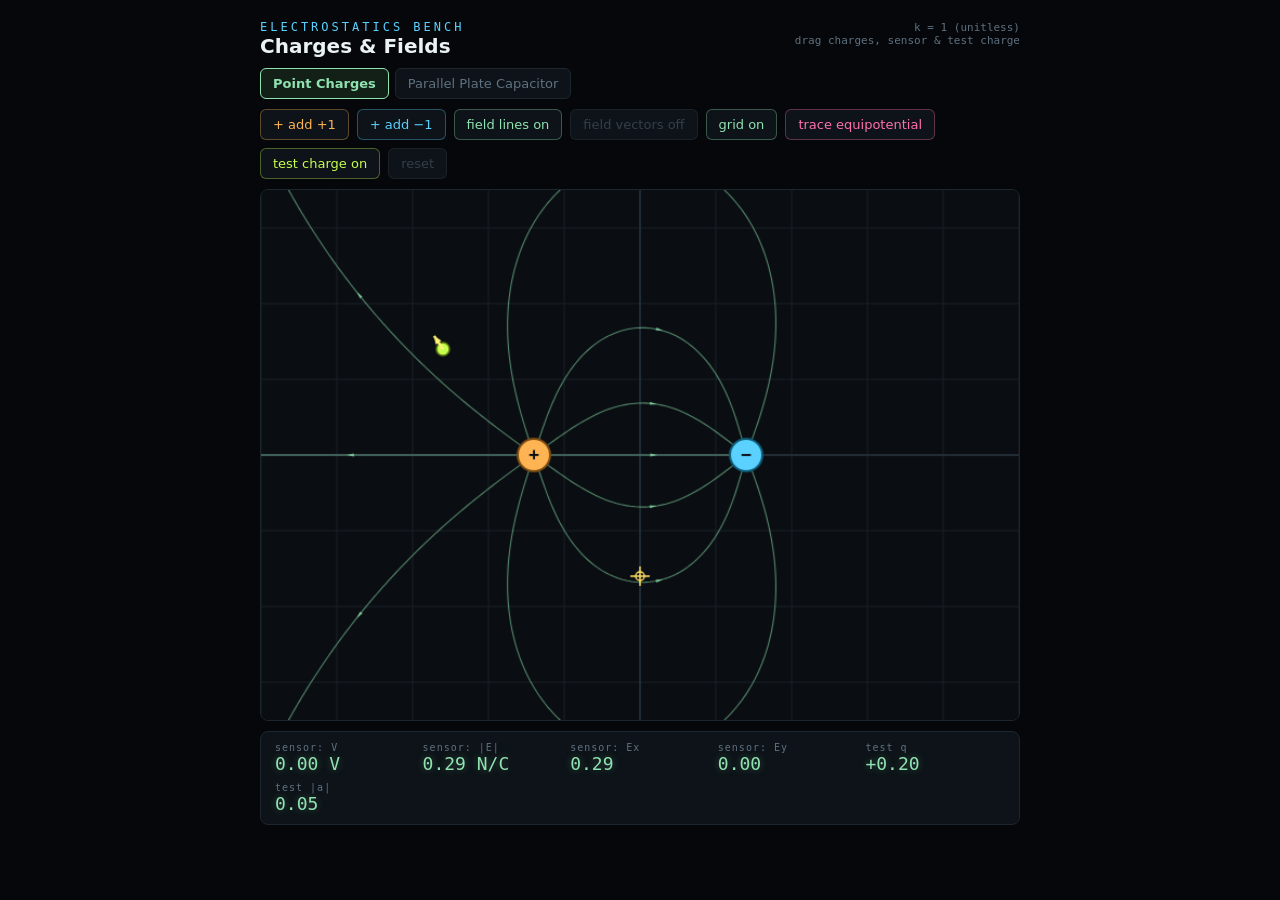
<file: chargesandfields.html>
<!DOCTYPE html>
<html lang="en">
<head>
<meta charset="UTF-8">
<meta name="viewport" content="width=device-width, initial-scale=1.0">
<title>Charges &amp; Fields — Electrostatics Bench</title>
<style>
  * { box-sizing: border-box; }
  body {
    margin: 0;
    background: #05070a;
    color: #c9d6de;
    font-family: ui-monospace, SFMono-Regular, Menlo, monospace;
    display: flex;
    justify-content: center;
    padding: 20px 10px;
  }
  .app { max-width: 760px; width: 100%; }
  .header { display: flex; justify-content: space-between; align-items: baseline; margin-bottom: 10px; }
  .eyebrow { font-size: 12px; letter-spacing: 3px; color: #5ad1ff; text-transform: uppercase; }
  .title { font-size: 20px; font-weight: 700; color: #eaf2f6; font-family: system-ui, sans-serif; }
  .hint { font-size: 11px; color: #5f7180; text-align: right; }
  .tabs, .toolbar { display: flex; gap: 8px; flex-wrap: wrap; align-items: center; margin-bottom: 10px; font-family: system-ui, sans-serif; font-size: 13px; }
  .tabs { gap: 6px; }
  button {
    background: #0d1318; border: 1px solid #1c262e; color: #5f7180;
    padding: 7px 12px; border-radius: 6px; cursor: pointer; font-family: system-ui, sans-serif; font-size: 13px;
  }
  button.active-tab { background: #132018; border-color: #8fe3b0; color: #8fe3b0; font-weight: 600; }
  button.toggle-on { border-color: currentColor; }
  .capacitor-panel {
    display: flex; flex-wrap: wrap; gap: 18px; align-items: center; margin-bottom: 10px;
    font-family: system-ui, sans-serif; font-size: 12px; background: #0d1318; border: 1px solid #1c262e;
    border-radius: 8px; padding: 10px 14px;
  }
  .capacitor-panel label { display: flex; flex-direction: column; gap: 4px; min-width: 180px; }
  .capacitor-panel input[type=range] { accent-color: #8fe3b0; }
  .note { color: #5f7180; font-size: 11px; }
  .stage {
    position: relative; width: 100%; aspect-ratio: 700/490; border-radius: 8px; overflow: hidden;
    border: 1px solid #1c262e; touch-action: none;
  }
  canvas { width: 100%; height: 100%; display: block; }
  .handle { position: absolute; width: 26px; height: 26px; transform: translate(-50%, -50%); cursor: grab; border-radius: 50%; }
  .handle:active { cursor: grabbing; }
  .readout {
    margin-top: 10px; display: grid; grid-template-columns: repeat(auto-fit, minmax(120px, 1fr)); gap: 8px;
    background: #0d1318; border: 1px solid #1c262e; border-radius: 8px; padding: 10px 14px;
  }
  .readout .label { font-size: 10px; color: #5f7180; letter-spacing: 1px; }
  .readout .value { font-size: 18px; color: #8fe3b0; text-shadow: 0 0 8px #8fe3b055; font-variant-numeric: tabular-nums; }
  .chips { margin-top: 8px; display: flex; flex-wrap: wrap; gap: 6px; font-size: 11px; font-family: system-ui, sans-serif; }
  .chip {
    background: #1a1420; border: 1px solid #ff6fae55; color: #ff9fc7; padding: 3px 8px; border-radius: 999px; cursor: pointer;
  }
</style>
</head>
<body>
<div class="app">
  <div class="header">
    <div>
      <div class="eyebrow">Electrostatics Bench</div>
      <div class="title">Charges &amp; Fields</div>
    </div>
    <div class="hint">k = 1 (unitless)<br>drag charges, sensor &amp; test charge</div>
  </div>

  <div class="tabs">
    <button id="tabPoints" class="active-tab">Point Charges</button>
    <button id="tabCapacitor">Parallel Plate Capacitor</button>
  </div>

  <div class="toolbar">
    <button id="addPos" style="color:#ffb454;border-color:#ffb45455">+ add +1</button>
    <button id="addNeg" style="color:#5ad1ff;border-color:#5ad1ff55">+ add −1</button>
    <button id="toggleFieldLines" style="color:#8fe3b0;border-color:#8fe3b055">field lines on</button>
    <button id="toggleField" style="color:#334049;border-color:#33404955">field vectors off</button>
    <button id="toggleGrid" style="color:#8fe3b0;border-color:#8fe3b055">grid on</button>
    <button id="traceEq" style="color:#ff6fae;border-color:#ff6fae55">trace equipotential</button>
    <button id="toggleTest" style="color:#c6ff4d;border-color:#c6ff4d55">test charge on</button>
    <button id="resetAll" style="color:#334049;border-color:#33404955">reset</button>
  </div>

  <div class="capacitor-panel" id="capPanel" style="display:none;">
    <label>plate separation d = <span id="dVal">2.20</span> m
      <input type="range" id="dSlider" min="0.4" max="4" step="0.05" value="2.2">
    </label>
    <label>plate charge magnitude Q = <span id="qVal">6.0</span>
      <input type="range" id="qSlider" min="1" max="15" step="0.5" value="6">
    </label>
    <button id="flipPolarity" style="color:#eaf2f6;border-color:#eaf2f655">flip polarity</button>
    <div class="note">ideal uniform E ≈ Q/L = <span id="idealE">1.00</span><br>(compare to sensor reading between the plates)</div>
  </div>

  <div class="stage" id="stage">
    <canvas id="canvas" width="700" height="490"></canvas>
  </div>

  <div class="readout" id="readout">
    <div><div class="label">sensor: V</div><div class="value" id="rV">0.00 V</div></div>
    <div><div class="label">sensor: |E|</div><div class="value" id="rE">0.00 N/C</div></div>
    <div><div class="label">sensor: Ex</div><div class="value" id="rEx">0.00</div></div>
    <div><div class="label">sensor: Ey</div><div class="value" id="rEy">0.00</div></div>
    <div id="testQBox"><div class="label">test q</div><div class="value" id="rTestQ">+0.20</div></div>
    <div id="testABox"><div class="label">test |a|</div><div class="value" id="rTestA">0.00</div></div>
  </div>

  <div class="chips" id="chips"></div>
</div>

<script>
(function () {
  "use strict";

  // ---------- constants ----------
  var X_MIN = -5, X_MAX = 5, Y_MIN = -3.5, Y_MAX = 3.5;
  var CW = 700, CH = 490;
  var SCALE = CW / (X_MAX - X_MIN);
  var K = 1;
  var MIN_R = 0.12;
  var PLATE_LENGTH = 6;
  var PLATE_N = 21;
  var TEST_Q = 0.2;
  var TEST_MASS = 1;

  function pxToSim(px, py) { return { x: X_MIN + px / SCALE, y: Y_MIN + py / SCALE }; }
  function simToPx(x, y) { return { px: (x - X_MIN) * SCALE, py: (y - Y_MIN) * SCALE }; }

  function fieldAt(x, y, charges) {
    var Ex = 0, Ey = 0, V = 0;
    for (var i = 0; i < charges.length; i++) {
      var c = charges[i];
      var dx = x - c.x, dy = y - c.y;
      var r2 = dx * dx + dy * dy;
      var r = Math.sqrt(r2);
      if (r < MIN_R) r = MIN_R;
      r2 = r * r;
      Ex += (K * c.q * dx) / (r2 * r);
      Ey += (K * c.q * dy) / (r2 * r);
      V += (K * c.q) / r;
    }
    return { Ex: Ex, Ey: Ey, V: V };
  }

  function marchingSquares(valueFn, nx, ny, level) {
    var xs = [], ys = [], i, j;
    for (i = 0; i <= nx; i++) xs.push(X_MIN + ((X_MAX - X_MIN) * i) / nx);
    for (j = 0; j <= ny; j++) ys.push(Y_MIN + ((Y_MAX - Y_MIN) * j) / ny);
    var grid = [];
    for (j = 0; j <= ny; j++) {
      var row = [];
      for (i = 0; i <= nx; i++) row.push(valueFn(xs[i], ys[j]));
      grid.push(row);
    }
    var segs = [];
    function lerp(pa, pb, va, vb) {
      var t = (level - va) / (vb - va);
      return [pa[0] + (pb[0] - pa[0]) * t, pa[1] + (pb[1] - pa[1]) * t];
    }
    for (j = 0; j < ny; j++) {
      for (i = 0; i < nx; i++) {
        var x0 = xs[i], x1 = xs[i + 1], y0 = ys[j], y1 = ys[j + 1];
        var v0 = grid[j][i], v1 = grid[j][i + 1], v2 = grid[j + 1][i + 1], v3 = grid[j + 1][i];
        var idx = 0;
        if (v0 > level) idx |= 1;
        if (v1 > level) idx |= 2;
        if (v2 > level) idx |= 4;
        if (v3 > level) idx |= 8;
        if (idx === 0 || idx === 15) continue;
        var pTop = lerp([x0, y0], [x1, y0], v0, v1);
        var pRight = lerp([x1, y0], [x1, y1], v1, v2);
        var pBottom = lerp([x0, y1], [x1, y1], v3, v2);
        var pLeft = lerp([x0, y0], [x0, y1], v0, v3);
        switch (idx) {
          case 1: segs.push([pLeft, pTop]); break;
          case 2: segs.push([pTop, pRight]); break;
          case 3: segs.push([pLeft, pRight]); break;
          case 4: segs.push([pRight, pBottom]); break;
          case 5: segs.push([pLeft, pTop], [pRight, pBottom]); break;
          case 6: segs.push([pTop, pBottom]); break;
          case 7: segs.push([pLeft, pBottom]); break;
          case 8: segs.push([pLeft, pBottom]); break;
          case 9: segs.push([pTop, pBottom]); break;
          case 10: segs.push([pTop, pLeft], [pRight, pBottom]); break;
          case 11: segs.push([pRight, pBottom]); break;
          case 12: segs.push([pLeft, pRight]); break;
          case 13: segs.push([pTop, pRight]); break;
          case 14: segs.push([pLeft, pTop]); break;
        }
      }
    }
    return segs;
  }

  function traceFieldLine(startX, startY, charges) {
    var x = startX, y = startY;
    var path = [[x, y]];
    var step = 0.06, maxSteps = 400;
    for (var i = 0; i < maxSteps; i++) {
      var f = fieldAt(x, y, charges);
      var mag = Math.hypot(f.Ex, f.Ey);
      if (mag < 1e-9) break;
      x += (f.Ex / mag) * step;
      y += (f.Ey / mag) * step;
      path.push([x, y]);
      if (x < X_MIN - 0.6 || x > X_MAX + 0.6 || y < Y_MIN - 0.6 || y > Y_MAX + 0.6) break;
      var absorbed = false;
      for (var k = 0; k < charges.length; k++) {
        var c = charges[k];
        if (c.q < 0) {
          var d = Math.hypot(x - c.x, y - c.y);
          if (d < 0.16) { absorbed = true; break; }
        }
      }
      if (absorbed) break;
    }
    return path;
  }

  // ---------- state ----------
  var uid = 1;
  function nextId() { return uid++; }

  var state = {
    mode: "points",
    charges: [
      { id: nextId(), x: -1.4, y: 0, q: 1 },
      { id: nextId(), x: 1.4, y: 0, q: -1 }
    ],
    showField: false,
    showFieldLines: true,
    showGrid: true,
    showTestCharge: true,
    equipotentials: [],
    sensor: { x: 0, y: 1.6 },
    testCharge: { x: -2.6, y: -1.4 },
    plateSeparation: 2.2,
    plateCharge: 6,
    platePolarity: 1
  };
  var dragging = null; // {type:'charge'|'sensor'|'test', id}

  // ---------- DOM refs ----------
  var canvas = document.getElementById("canvas");
  var ctx = canvas.getContext("2d");
  var stage = document.getElementById("stage");
  var capPanel = document.getElementById("capPanel");

  function fmt(n, d) { d = d === undefined ? 2 : d; if (Object.is(n, -0)) n = 0; return n.toFixed(d); }

  // ---------- derived data ----------
  function getCapacitorCharges() {
    if (state.mode !== "capacitor") return [];
    var arr = [];
    var half = PLATE_LENGTH / 2;
    for (var i = 0; i < PLATE_N; i++) {
      var x = -half + (PLATE_LENGTH * i) / (PLATE_N - 1);
      arr.push({ x: x, y: state.plateSeparation / 2, q: (state.platePolarity * state.plateCharge) / PLATE_N });
      arr.push({ x: x, y: -state.plateSeparation / 2, q: (-state.platePolarity * state.plateCharge) / PLATE_N });
    }
    return arr;
  }
  function getCombinedCharges() {
    var cap = getCapacitorCharges();
    return state.mode === "capacitor" ? cap.concat(state.charges) : state.charges.slice();
  }

  // ---------- rendering ----------
  function draw() {
    var combined = getCombinedCharges();
    var contourRes = combined.length > 10 ? [82, 58] : [110, 78];

    ctx.clearRect(0, 0, CW, CH);
    ctx.fillStyle = "#0a0e12";
    ctx.fillRect(0, 0, CW, CH);

    if (state.showGrid) {
      ctx.strokeStyle = "#182129";
      ctx.lineWidth = 1;
      for (var x = Math.ceil(X_MIN); x <= X_MAX; x++) {
        var p1 = simToPx(x, 0);
        ctx.beginPath(); ctx.moveTo(p1.px, 0); ctx.lineTo(p1.px, CH); ctx.stroke();
      }
      for (var y = Math.ceil(Y_MIN); y <= Y_MAX; y++) {
        var p2 = simToPx(0, y);
        ctx.beginPath(); ctx.moveTo(0, p2.py); ctx.lineTo(CW, p2.py); ctx.stroke();
      }
      ctx.strokeStyle = "#26323c";
      ctx.lineWidth = 1.5;
      var origin = simToPx(0, 0);
      ctx.beginPath();
      ctx.moveTo(origin.px, 0); ctx.lineTo(origin.px, CH);
      ctx.moveTo(0, origin.py); ctx.lineTo(CW, origin.py);
      ctx.stroke();
    }

    if (state.showField) {
      var spacingPx = 46;
      for (var px = spacingPx / 2; px < CW; px += spacingPx) {
        for (var py = spacingPx / 2; py < CH; py += spacingPx) {
          var s = pxToSim(px, py);
          var f = fieldAt(s.x, s.y, combined);
          var mag = Math.hypot(f.Ex, f.Ey);
          if (mag < 1e-6) continue;
          var len = Math.min(18, 4 + 5 * Math.log(1 + mag));
          var ux = f.Ex / mag, uy = f.Ey / mag;
          var x1 = px - (ux * len) / 2, y1 = py - (uy * len) / 2;
          var x2 = px + (ux * len) / 2, y2 = py + (uy * len) / 2;
          var t = Math.min(1, mag / 6);
          var r = Math.round(80 + t * 175), g = Math.round(220 - t * 100), b = Math.round(160 - t * 100);
          ctx.strokeStyle = "rgba(" + r + "," + g + "," + b + ",0.85)";
          ctx.lineWidth = 1.4;
          ctx.beginPath(); ctx.moveTo(x1, y1); ctx.lineTo(x2, y2); ctx.stroke();
          var ah = 3.2, ang = Math.atan2(uy, ux);
          ctx.beginPath();
          ctx.moveTo(x2, y2);
          ctx.lineTo(x2 - ah * Math.cos(ang - 0.5), y2 - ah * Math.sin(ang - 0.5));
          ctx.lineTo(x2 - ah * Math.cos(ang + 0.5), y2 - ah * Math.sin(ang + 0.5));
          ctx.closePath();
          ctx.fillStyle = "rgba(" + r + "," + g + "," + b + ",0.85)";
          ctx.fill();
        }
      }
    }

    if (state.showFieldLines) {
      var seeds = [];
      if (state.mode === "capacitor") {
        var half = PLATE_LENGTH / 2;
        var posY = state.platePolarity > 0 ? state.plateSeparation / 2 : -state.plateSeparation / 2;
        for (var xx = -half + 0.35; xx <= half - 0.35 + 1e-6; xx += 0.55) {
          seeds.push([xx, posY + (state.platePolarity > 0 ? 0.04 : -0.04)]);
        }
      }
      for (var ci = 0; ci < state.charges.length; ci++) {
        var c = state.charges[ci];
        if (c.q > 0) {
          var n = 10;
          for (var kk = 0; kk < n; kk++) {
            var ang2 = (2 * Math.PI * kk) / n;
            seeds.push([c.x + MIN_R * 1.6 * Math.cos(ang2), c.y + MIN_R * 1.6 * Math.sin(ang2)]);
          }
        }
      }
      ctx.strokeStyle = "rgba(143,227,176,0.55)";
      ctx.lineWidth = 1.1;
      for (var si = 0; si < seeds.length; si++) {
        var path = traceFieldLine(seeds[si][0], seeds[si][1], combined);
        if (path.length < 2) continue;
        ctx.beginPath();
        for (var pi = 0; pi < path.length; pi++) {
          var pp = simToPx(path[pi][0], path[pi][1]);
          if (pi === 0) ctx.moveTo(pp.px, pp.py); else ctx.lineTo(pp.px, pp.py);
        }
        ctx.stroke();
        var mid = Math.floor(path.length * 0.55);
        if (mid > 1 && mid < path.length - 1) {
          var A = simToPx(path[mid][0], path[mid][1]);
          var B = simToPx(path[mid + 1][0], path[mid + 1][1]);
          var ang3 = Math.atan2(B.py - A.py, B.px - A.px);
          ctx.fillStyle = "rgba(143,227,176,0.75)";
          ctx.beginPath();
          ctx.moveTo(A.px + 4 * Math.cos(ang3), A.py + 4 * Math.sin(ang3));
          ctx.lineTo(A.px - 3 * Math.cos(ang3 - 0.5), A.py - 3 * Math.sin(ang3 - 0.5));
          ctx.lineTo(A.px - 3 * Math.cos(ang3 + 0.5), A.py - 3 * Math.sin(ang3 + 0.5));
          ctx.closePath();
          ctx.fill();
        }
      }
    }

    ctx.strokeStyle = "rgba(255,111,174,0.9)";
    ctx.lineWidth = 1.8;
    var valueFn = function (x, y) { return fieldAt(x, y, combined).V; };
    for (var ei = 0; ei < state.equipotentials.length; ei++) {
      var segs = marchingSquares(valueFn, contourRes[0], contourRes[1], state.equipotentials[ei].level);
      ctx.beginPath();
      for (var sg = 0; sg < segs.length; sg++) {
        var A2 = simToPx(segs[sg][0][0], segs[sg][0][1]);
        var B2 = simToPx(segs[sg][1][0], segs[sg][1][1]);
        ctx.moveTo(A2.px, A2.py); ctx.lineTo(B2.px, B2.py);
      }
      ctx.stroke();
    }

    if (state.mode === "capacitor") {
      var half2 = PLATE_LENGTH / 2;
      function drawPlate(yy, positive) {
        var pp1 = simToPx(-half2, yy), pp2 = simToPx(half2, yy);
        ctx.strokeStyle = positive ? "#ffb454" : "#5ad1ff";
        ctx.lineWidth = 6; ctx.lineCap = "round";
        ctx.beginPath(); ctx.moveTo(pp1.px, pp1.py); ctx.lineTo(pp2.px, pp2.py); ctx.stroke();
        ctx.fillStyle = positive ? "#7a4b12" : "#0e5a75";
        ctx.font = "bold 11px ui-monospace, monospace";
        ctx.textAlign = "center";
        for (var xv = -half2 + 0.4; xv <= half2 - 0.4; xv += 0.8) {
          var p3 = simToPx(xv, yy);
          ctx.fillText(positive ? "+" : "\u2212", p3.px, p3.py + (positive ? -8 : 14));
        }
      }
      drawPlate(state.plateSeparation / 2, state.platePolarity > 0);
      drawPlate(-state.plateSeparation / 2, state.platePolarity < 0);
    }

    for (var uci = 0; uci < state.charges.length; uci++) {
      var uc = state.charges[uci];
      var up = simToPx(uc.x, uc.y);
      var isPos = uc.q > 0;
      ctx.beginPath(); ctx.arc(up.px, up.py, 15, 0, Math.PI * 2);
      ctx.fillStyle = isPos ? "#ffb454" : "#5ad1ff"; ctx.fill();
      ctx.lineWidth = 2; ctx.strokeStyle = isPos ? "#7a4b12" : "#0e5a75"; ctx.stroke();
      ctx.fillStyle = "#0a0e12";
      ctx.font = "bold 16px ui-monospace, monospace";
      ctx.textAlign = "center"; ctx.textBaseline = "middle";
      ctx.fillText(isPos ? "+" : "\u2212", up.px, up.py + 1);
    }

    var sp = simToPx(state.sensor.x, state.sensor.y);
    ctx.strokeStyle = "#ffe066"; ctx.lineWidth = 1.4;
    ctx.beginPath();
    ctx.moveTo(sp.px - 9, sp.py); ctx.lineTo(sp.px + 9, sp.py);
    ctx.moveTo(sp.px, sp.py - 9); ctx.lineTo(sp.px, sp.py + 9);
    ctx.stroke();
    ctx.beginPath(); ctx.arc(sp.px, sp.py, 4, 0, Math.PI * 2); ctx.strokeStyle = "#ffe066"; ctx.stroke();

    var testField = fieldAt(state.testCharge.x, state.testCharge.y, combined);
    if (state.showTestCharge) {
      var tp = simToPx(state.testCharge.x, state.testCharge.y);
      var Fx = TEST_Q * testField.Ex, Fy = TEST_Q * testField.Ey;
      var ax = Fx / TEST_MASS, ay = Fy / TEST_MASS;
      var amag = Math.hypot(ax, ay);
      ctx.beginPath(); ctx.arc(tp.px, tp.py, 6, 0, Math.PI * 2);
      ctx.fillStyle = "#c6ff4d"; ctx.fill();
      ctx.lineWidth = 1.5; ctx.strokeStyle = "#5c7a10"; ctx.stroke();
      if (amag > 1e-6) {
        var dirx = ax / amag, diry = ay / amag;
        var len2 = Math.min(70, 14 + 12 * Math.log(1 + amag));
        var ex = tp.px + dirx * len2, ey = tp.py + diry * len2;
        ctx.strokeStyle = "#fff275"; ctx.lineWidth = 2.4;
        ctx.beginPath(); ctx.moveTo(tp.px, tp.py); ctx.lineTo(ex, ey); ctx.stroke();
        var ang4 = Math.atan2(diry, dirx);
        ctx.beginPath();
        ctx.moveTo(ex, ey);
        ctx.lineTo(ex - 8 * Math.cos(ang4 - 0.4), ey - 8 * Math.sin(ang4 - 0.4));
        ctx.lineTo(ex - 8 * Math.cos(ang4 + 0.4), ey - 8 * Math.sin(ang4 + 0.4));
        ctx.closePath();
        ctx.fillStyle = "#fff275"; ctx.fill();
      }
    }

    updateReadout(combined, testField);
    updateHandles();
    updateChips();
  }

  function updateReadout(combined, testField) {
    var sf = fieldAt(state.sensor.x, state.sensor.y, combined);
    document.getElementById("rV").textContent = fmt(sf.V) + " V";
    document.getElementById("rE").textContent = fmt(Math.hypot(sf.Ex, sf.Ey)) + " N/C";
    document.getElementById("rEx").textContent = fmt(sf.Ex);
    document.getElementById("rEy").textContent = fmt(sf.Ey);

    var testBoxQ = document.getElementById("testQBox");
    var testBoxA = document.getElementById("testABox");
    if (state.showTestCharge) {
      testBoxQ.style.display = ""; testBoxA.style.display = "";
      var Fx = TEST_Q * testField.Ex, Fy = TEST_Q * testField.Ey;
      var amag = Math.hypot(Fx, Fy) / TEST_MASS;
      document.getElementById("rTestQ").textContent = "+" + TEST_Q.toFixed(2);
      document.getElementById("rTestA").textContent = fmt(amag);
    } else {
      testBoxQ.style.display = "none"; testBoxA.style.display = "none";
    }
  }

  // ---------- draggable DOM handles ----------
  var handleEls = {}; // id -> element

  function makeHandle(type, id, title) {
    var el = document.createElement("div");
    el.className = "handle";
    el.title = title || "";
    el.addEventListener("pointerdown", function (e) {
      dragging = { type: type, id: id };
      e.preventDefault();
    });
    if (type === "charge") {
      el.addEventListener("dblclick", function () {
        state.charges = state.charges.filter(function (c) { return c.id !== id; });
        rebuildHandles();
        draw();
      });
    }
    return el;
  }

  function rebuildHandles() {
    Object.keys(handleEls).forEach(function (k) {
      if (handleEls[k].parentNode) handleEls[k].parentNode.removeChild(handleEls[k]);
    });
    handleEls = {};
    state.charges.forEach(function (c) {
      var el = makeHandle("charge", c.id, "drag to move, double-click to remove");
      stage.appendChild(el);
      handleEls["charge-" + c.id] = el;
    });
    var sensorEl = makeHandle("sensor", "sensor", "drag the voltage/field sensor");
    stage.appendChild(sensorEl);
    handleEls["sensor"] = sensorEl;

    var testEl = makeHandle("test", "test", "drag the tiny test charge");
    stage.appendChild(testEl);
    handleEls["test"] = testEl;
    testEl.style.display = state.showTestCharge ? "" : "none";
  }

  function updateHandles() {
    state.charges.forEach(function (c) {
      var el = handleEls["charge-" + c.id];
      if (!el) return;
      var p = simToPx(c.x, c.y);
      el.style.left = (p.px / CW) * 100 + "%";
      el.style.top = (p.py / CH) * 100 + "%";
    });
    var sp = simToPx(state.sensor.x, state.sensor.y);
    var sensorEl = handleEls["sensor"];
    if (sensorEl) {
      sensorEl.style.left = (sp.px / CW) * 100 + "%";
      sensorEl.style.top = (sp.py / CH) * 100 + "%";
    }
    var tp = simToPx(state.testCharge.x, state.testCharge.y);
    var testEl = handleEls["test"];
    if (testEl) {
      testEl.style.left = (tp.px / CW) * 100 + "%";
      testEl.style.top = (tp.py / CH) * 100 + "%";
      testEl.style.display = state.showTestCharge ? "" : "none";
    }
  }

  function updateChips() {
    var box = document.getElementById("chips");
    box.innerHTML = "";
    state.equipotentials.forEach(function (eq) {
      var span = document.createElement("span");
      span.className = "chip";
      span.title = "click to remove";
      span.textContent = fmt(eq.level) + " V \u2715";
      span.addEventListener("click", function () {
        state.equipotentials = state.equipotentials.filter(function (e) { return e.id !== eq.id; });
        draw();
      });
      box.appendChild(span);
    });
  }

  // ---------- pointer / drag handling ----------
  function clientToSim(clientX, clientY) {
    var rect = stage.getBoundingClientRect();
    var px = ((clientX - rect.left) / rect.width) * CW;
    var py = ((clientY - rect.top) / rect.height) * CH;
    return pxToSim(px, py);
  }

  window.addEventListener("pointermove", function (e) {
    if (!dragging) return;
    var s = clientToSim(e.clientX, e.clientY);
    var cx = Math.max(X_MIN, Math.min(X_MAX, s.x));
    var cy = Math.max(Y_MIN, Math.min(Y_MAX, s.y));
    if (dragging.type === "charge") {
      state.charges.forEach(function (c) { if (c.id === dragging.id) { c.x = cx; c.y = cy; } });
    } else if (dragging.type === "sensor") {
      state.sensor = { x: cx, y: cy };
    } else if (dragging.type === "test") {
      state.testCharge = { x: cx, y: cy };
    }
    draw();
  });
  window.addEventListener("pointerup", function () { dragging = null; });

  // ---------- UI wiring ----------
  function setToggleBtn(btn, on, onColor, offColor) {
    btn.style.color = on ? onColor : offColor;
    btn.style.borderColor = (on ? onColor : offColor) + "55";
  }

  document.getElementById("addPos").addEventListener("click", function () {
    state.charges.push({ id: nextId(), x: (Math.random() - 0.5) * 2, y: (Math.random() - 0.5) * 2, q: 1 });
    rebuildHandles(); draw();
  });
  document.getElementById("addNeg").addEventListener("click", function () {
    state.charges.push({ id: nextId(), x: (Math.random() - 0.5) * 2, y: (Math.random() - 0.5) * 2, q: -1 });
    rebuildHandles(); draw();
  });

  var fieldLinesBtn = document.getElementById("toggleFieldLines");
  fieldLinesBtn.addEventListener("click", function () {
    state.showFieldLines = !state.showFieldLines;
    fieldLinesBtn.textContent = "field lines " + (state.showFieldLines ? "on" : "off");
    setToggleBtn(fieldLinesBtn, state.showFieldLines, "#8fe3b0", "#334049");
    draw();
  });

  var fieldBtn = document.getElementById("toggleField");
  fieldBtn.addEventListener("click", function () {
    state.showField = !state.showField;
    fieldBtn.textContent = "field vectors " + (state.showField ? "on" : "off");
    setToggleBtn(fieldBtn, state.showField, "#8fe3b0", "#334049");
    draw();
  });

  var gridBtn = document.getElementById("toggleGrid");
  gridBtn.addEventListener("click", function () {
    state.showGrid = !state.showGrid;
    gridBtn.textContent = "grid " + (state.showGrid ? "on" : "off");
    setToggleBtn(gridBtn, state.showGrid, "#8fe3b0", "#334049");
    draw();
  });

  document.getElementById("traceEq").addEventListener("click", function () {
    var combined = getCombinedCharges();
    var V = fieldAt(state.sensor.x, state.sensor.y, combined).V;
    state.equipotentials.push({ id: nextId(), level: V });
    draw();
  });

  var testBtn = document.getElementById("toggleTest");
  testBtn.addEventListener("click", function () {
    state.showTestCharge = !state.showTestCharge;
    testBtn.textContent = "test charge " + (state.showTestCharge ? "on" : "off");
    setToggleBtn(testBtn, state.showTestCharge, "#c6ff4d", "#334049");
    draw();
  });

  document.getElementById("resetAll").addEventListener("click", function () {
    state.charges = [];
    state.equipotentials = [];
    state.sensor = { x: 0, y: 1.6 };
    state.testCharge = { x: -2.6, y: -1.4 };
    rebuildHandles();
    draw();
  });

  var tabPoints = document.getElementById("tabPoints");
  var tabCapacitor = document.getElementById("tabCapacitor");
  function switchMode(m) {
    state.mode = m;
    state.equipotentials = [];
    tabPoints.classList.toggle("active-tab", m === "points");
    tabCapacitor.classList.toggle("active-tab", m === "capacitor");
    capPanel.style.display = m === "capacitor" ? "" : "none";
    draw();
  }
  tabPoints.addEventListener("click", function () { switchMode("points"); });
  tabCapacitor.addEventListener("click", function () { switchMode("capacitor"); });

  var dSlider = document.getElementById("dSlider");
  var qSlider = document.getElementById("qSlider");
  dSlider.addEventListener("input", function () {
    state.plateSeparation = parseFloat(dSlider.value);
    document.getElementById("dVal").textContent = state.plateSeparation.toFixed(2);
    draw();
  });
  qSlider.addEventListener("input", function () {
    state.plateCharge = parseFloat(qSlider.value);
    document.getElementById("qVal").textContent = state.plateCharge.toFixed(1);
    document.getElementById("idealE").textContent = (state.plateCharge / PLATE_LENGTH).toFixed(2);
    draw();
  });
  document.getElementById("flipPolarity").addEventListener("click", function () {
    state.platePolarity *= -1;
    draw();
  });

  // ---------- init ----------
  document.getElementById("idealE").textContent = (state.plateCharge / PLATE_LENGTH).toFixed(2);
  rebuildHandles();
  draw();
})();
</script>
</body>
</html>
</file>
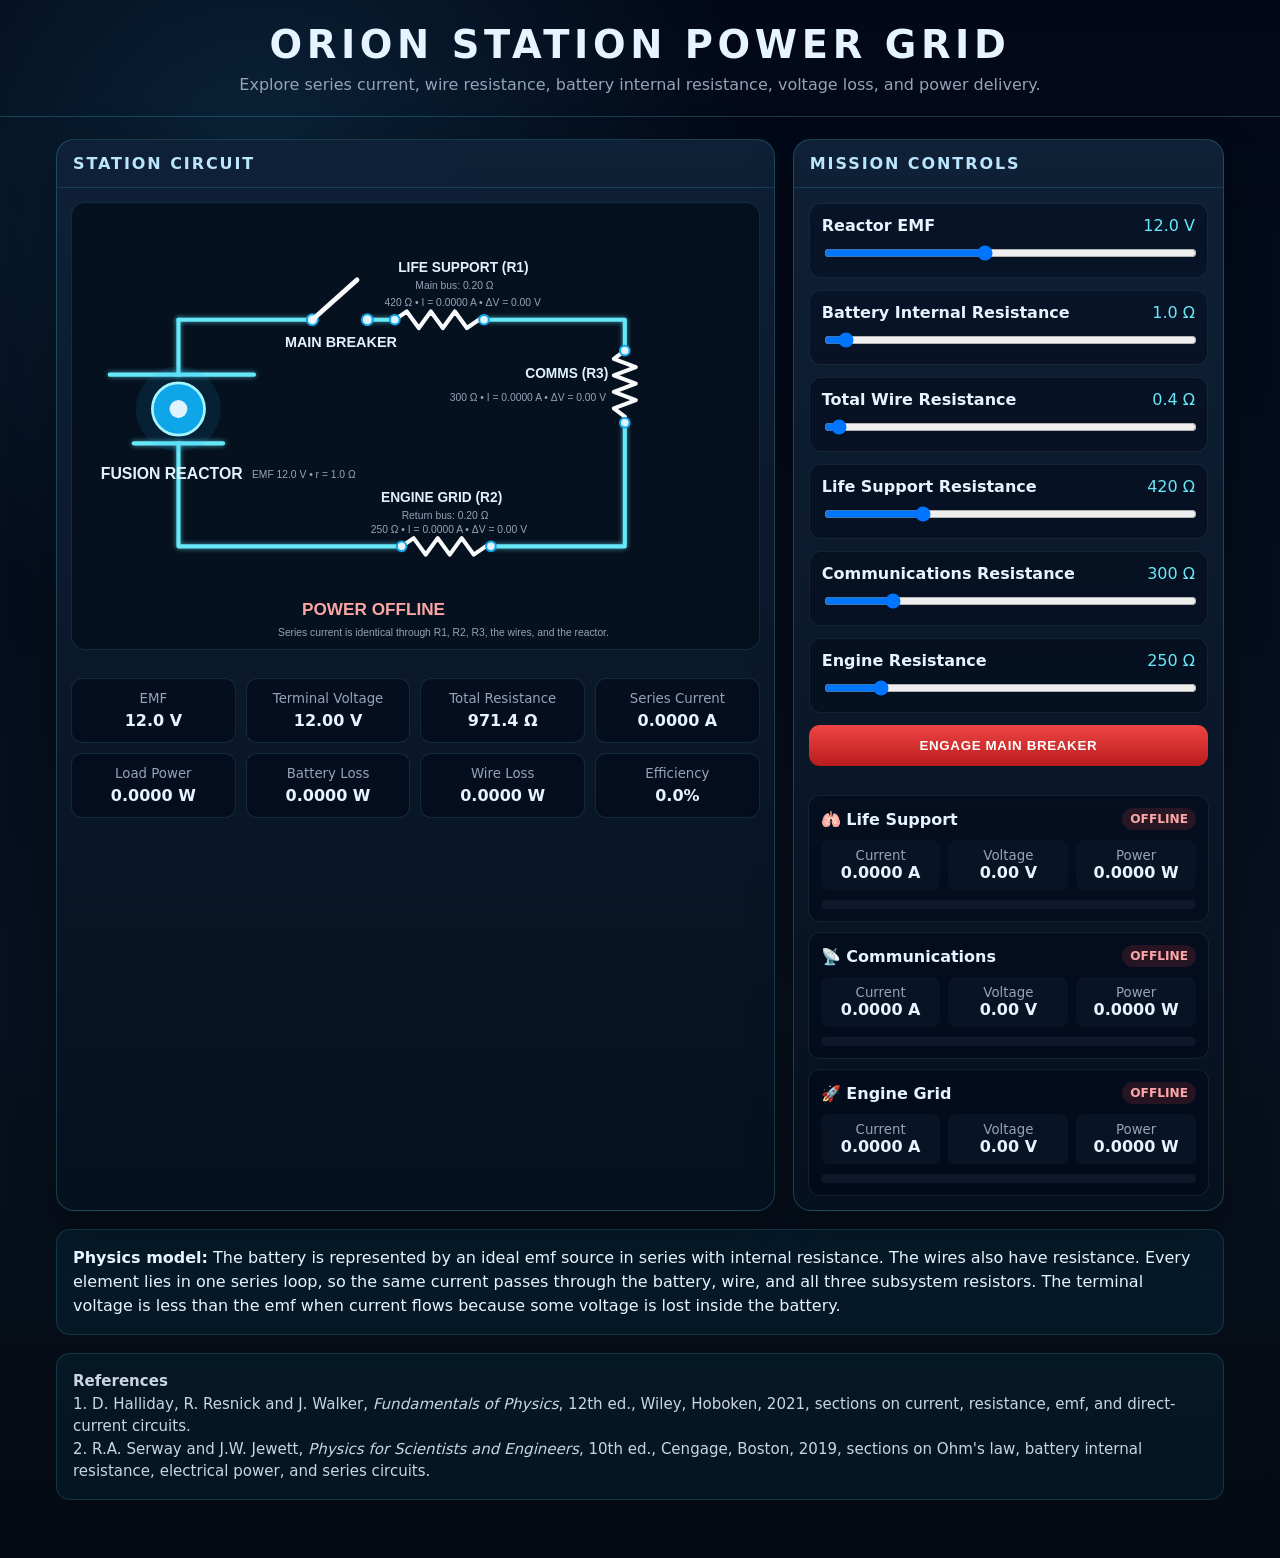
<file: OrionCircuitSimulation.html>
<!DOCTYPE html>
<html lang="en">
<head>
<meta charset="UTF-8">
<meta name="viewport" content="width=device-width,initial-scale=1.0">
<title>Orion Station Power Grid</title>
<style>
:root{--bg:#07111f;--panel:#0f2138;--panel2:#0a1728;--cyan:#67e8f9;--blue:#38bdf8;--green:#22c55e;--yellow:#facc15;--red:#ef4444;--text:#e6f4ff;--muted:#94a3b8;--wire:#67e8f9}
*{box-sizing:border-box}body{margin:0;background:radial-gradient(circle at 20% 10%,rgba(56,189,248,.14),transparent 28%),linear-gradient(#020817,#07111f 65%,#040a12);color:var(--text);font-family:Inter,system-ui,Arial,sans-serif;min-height:100vh}
header{text-align:center;padding:22px;border-bottom:1px solid rgba(103,232,249,.22)}h1{margin:0;letter-spacing:.12em;text-transform:uppercase;font-size:clamp(1.6rem,3vw,2.4rem)}header p{margin:8px 0 0;color:var(--muted)}
.wrap{max-width:1200px;margin:22px auto;padding:0 16px 36px}.layout{display:grid;grid-template-columns:1.5fr .9fr;gap:18px}
.card{background:linear-gradient(180deg,rgba(15,33,56,.98),rgba(6,17,31,.98));border:1px solid rgba(103,232,249,.2);border-radius:18px;overflow:hidden;box-shadow:0 16px 45px rgba(0,0,0,.28)}
.card h2{font-size:1rem;letter-spacing:.12em;text-transform:uppercase;margin:0;padding:14px 16px;border-bottom:1px solid rgba(103,232,249,.14);color:#bae6fd}
.sim{margin:14px;background:#06111f;border:1px solid rgba(103,232,249,.12);border-radius:14px;overflow:hidden}
svg{display:block;width:100%;height:auto}.wire{stroke:var(--wire);stroke-width:6;fill:none;stroke-linecap:round;stroke-linejoin:round;filter:drop-shadow(0 0 4px rgba(103,232,249,.65))}
.res{stroke:#f8fafc;stroke-width:6;fill:none;stroke-linecap:round;stroke-linejoin:round}.node{fill:#e0f2fe;stroke:#0ea5e9;stroke-width:3}.switch{stroke:#f8fafc;stroke-width:7;stroke-linecap:round}.electron{fill:#67e8f9;filter:drop-shadow(0 0 5px #22d3ee)}
.label{fill:#e0f2fe;font-weight:700;font-family:Inter,Arial,sans-serif}.small{fill:#94a3b8;font-size:15px;font-family:Inter,Arial,sans-serif}.warntext{fill:#fde047}.badtext{fill:#fca5a5}.goodtext{fill:#86efac}
.metrics{display:grid;grid-template-columns:repeat(4,1fr);gap:10px;padding:14px}.metric{background:rgba(2,8,23,.55);border:1px solid rgba(103,232,249,.12);border-radius:11px;padding:12px;text-align:center}.metric small{display:block;color:var(--muted)}.metric b{display:block;margin-top:5px}
.controls{padding:15px;display:grid;gap:12px}.control{background:rgba(2,8,23,.45);border:1px solid rgba(148,163,184,.12);border-radius:12px;padding:12px}.row{display:flex;justify-content:space-between;gap:12px}.value{color:var(--cyan);font-variant-numeric:tabular-nums}.control label{font-weight:700}input[type=range]{width:100%;margin-top:10px}
button{width:100%;padding:13px;border:0;border-radius:11px;font-weight:800;letter-spacing:.05em;color:#fff;background:linear-gradient(#ef4444,#b91c1c);cursor:pointer}button.on{background:linear-gradient(#22c55e,#15803d)}
.systems{padding:14px;display:grid;gap:10px}.system{background:rgba(2,8,23,.48);border:1px solid rgba(148,163,184,.12);border-radius:12px;padding:12px}.system-head{display:flex;justify-content:space-between;align-items:center}.badge{font-size:.76rem;font-weight:800;padding:4px 8px;border-radius:999px}.good{background:rgba(34,197,94,.15);color:#86efac}.warn{background:rgba(250,204,21,.14);color:#fde047}.bad{background:rgba(239,68,68,.15);color:#fca5a5}
.system-grid{display:grid;grid-template-columns:repeat(3,1fr);gap:8px;margin-top:10px}.system-grid div{background:#081426;border-radius:8px;padding:8px;text-align:center}.system-grid small{display:block;color:var(--muted)}.bar{height:9px;background:#0f172a;border-radius:999px;overflow:hidden;margin-top:10px}.fill{height:100%;background:linear-gradient(90deg,#22d3ee,#22c55e);transition:width .2s}
.note,.refs{margin-top:18px;padding:16px;border:1px solid rgba(103,232,249,.15);border-radius:14px;background:rgba(14,165,233,.07);line-height:1.5}.refs{font-size:.94rem;color:#cbd5e1}
@media(max-width:920px){.layout{grid-template-columns:1fr}.metrics{grid-template-columns:1fr 1fr}}
</style>
</head>
<body>
<header>
<h1>Orion Station Power Grid</h1>
<p>Explore series current, wire resistance, battery internal resistance, voltage loss, and power delivery.</p>
</header>

<main class="wrap">
<div class="layout">
<section class="card">
<h2>Station Circuit</h2>
<div class="sim">
<svg viewBox="0 0 1000 650" aria-label="space station series circuit">
<defs><marker id="arrow" markerWidth="8" markerHeight="8" refX="7" refY="4" orient="auto"><path d="M0,0 L8,4 L0,8 Z" fill="#67e8f9"/></marker></defs>

<!-- loop and wire -->
<path class="wire" d="M155 170 L350 170"/>
<path class="wire" d="M430 170 L470 170"/>
<path class="wire" d="M595 170 L805 170 L805 215"/>
<path class="wire" d="M805 315 L805 500 L605 500"/>
<path class="wire" d="M480 500 L155 500 L155 350"/>
<path class="wire" d="M155 250 L155 170"/>

<!-- battery -->
<line x1="55" y1="250" x2="265" y2="250" class="wire"/>
<line x1="90" y1="350" x2="220" y2="350" class="wire"/>
<circle id="reactorGlow" cx="155" cy="300" r="62" fill="rgba(14,165,233,.10)"/>
<circle cx="155" cy="300" r="38" fill="#0ea5e9" stroke="#a5f3fc" stroke-width="4"/>
<circle cx="155" cy="300" r="13" fill="#e0f2fe"/>
<text x="42" y="402" class="label" font-size="23">FUSION REACTOR</text>
<text id="batteryInfo" x="262" y="400" class="small">EMF 12.0 V • r = 1.0 Ω</text>

<!-- breaker -->
<circle class="node" cx="350" cy="170" r="8"/><circle class="node" cx="430" cy="170" r="8"/>
<line id="switchBlade" x1="350" y1="170" x2="415" y2="112" class="switch"/>
<text x="310" y="210" class="label" font-size="21">MAIN BREAKER</text>

<!-- R1 -->
<path class="res" d="M470 170 l17.5 -12 l17.5 24 l17.5 -24 l17.5 24 l17.5 -24 l17.5 24 l17.5 -12"/>
<circle class="node" cx="470" cy="170" r="7"/><circle class="node" cx="600" cy="170" r="7"/>
<text x="475" y="100" class="label" font-size="20">LIFE SUPPORT (R1)</text>
<text id="r1Info" x="455" y="150" class="small"></text>

<!-- R3 -->
<path class="res" d="M805 215 l-16 12 l32 12 l-32 12 l32 12 l-32 12 l32 12 l-32 12 l16 12"/>
<circle class="node" cx="805" cy="215" r="7"/><circle class="node" cx="805" cy="320" r="7"/>
<text x="660" y="255" class="label" font-size="20">COMMS (R3)</text>
<text id="r3Info" x="550" y="288" class="small"></text>

<!-- R2 -->
<path class="res" d="M480 500 l17.5 -12 l17.5 24 l17.5 -24 l17.5 24 l17.5 -24 l17.5 24 l17.5 -12"/>
<circle class="node" cx="480" cy="500" r="7"/><circle class="node" cx="610" cy="500" r="7"/>
<text x="450" y="435" class="label" font-size="20">ENGINE GRID (R2)</text>
<text id="r2Info" x="435" y="480" class="small"></text>

<!-- wire resistance labels -->
<text x="500" y="125" class="small">Main bus: <tspan id="wireTop">0.20 Ω</tspan></text>
<text x="480" y="460" class="small">Return bus: <tspan id="wireBottom">0.20 Ω</tspan></text>

<!-- arrows and electrons -->
<g id="arrows">
<path d="M665 170 L730 170" stroke="#67e8f9" stroke-width="4" fill="none" marker-end="url(#arrow)"/>
<path d="M805 250 L805 420" stroke="#67e8f9" stroke-width="4" fill="none" marker-end="url(#arrow)"/>
<path d="M735 500 L670 500" stroke="#67e8f9" stroke-width="4" fill="none" marker-end="url(#arrow)"/>
</g>
<g id="electrons"></g>

<text id="banner" x="335" y="600" class="label badtext" font-size="25">POWER OFFLINE</text>
<text id="currentEverywhere" x="300" y="630" class="small">Series current is identical through R1, R2, R3, the wires, and the reactor.</text>
</svg>
</div>

<div class="metrics">
<div class="metric"><small>EMF</small><b id="emfMetric">12.0 V</b></div>
<div class="metric"><small>Terminal Voltage</small><b id="terminalMetric">12.0 V</b></div>
<div class="metric"><small>Total Resistance</small><b id="totalRMetric">971.4 Ω</b></div>
<div class="metric"><small>Series Current</small><b id="currentMetric">0.000 A</b></div>
<div class="metric"><small>Load Power</small><b id="loadPowerMetric">0.000 W</b></div>
<div class="metric"><small>Battery Loss</small><b id="batteryLossMetric">0.000 W</b></div>
<div class="metric"><small>Wire Loss</small><b id="wireLossMetric">0.000 W</b></div>
<div class="metric"><small>Efficiency</small><b id="efficiencyMetric">0.0%</b></div>
</div>
</section>

<aside class="card">
<h2>Mission Controls</h2>
<div class="controls">
<div class="control"><div class="row"><label for="emf">Reactor EMF</label><span class="value"><span id="emfLabel">12.0</span> V</span></div><input id="emf" type="range" min="3" max="24" step="0.5" value="12"></div>
<div class="control"><div class="row"><label for="internalR">Battery Internal Resistance</label><span class="value"><span id="internalLabel">1.0</span> Ω</span></div><input id="internalR" type="range" min="0" max="25" step="0.1" value="1"></div>
<div class="control"><div class="row"><label for="wireR">Total Wire Resistance</label><span class="value"><span id="wireLabel">0.4</span> Ω</span></div><input id="wireR" type="range" min="0" max="20" step="0.1" value="0.4"></div>
<div class="control"><div class="row"><label for="r1">Life Support Resistance</label><span class="value"><span id="r1Label">420</span> Ω</span></div><input id="r1" type="range" min="50" max="1500" step="10" value="420"></div>
<div class="control"><div class="row"><label for="r3">Communications Resistance</label><span class="value"><span id="r3Label">300</span> Ω</span></div><input id="r3" type="range" min="50" max="1500" step="10" value="300"></div>
<div class="control"><div class="row"><label for="r2">Engine Resistance</label><span class="value"><span id="r2Label">250</span> Ω</span></div><input id="r2" type="range" min="50" max="1500" step="10" value="250"></div>
<button id="breaker">ENGAGE MAIN BREAKER</button>
</div>

<div class="systems">
<div class="system">
<div class="system-head"><strong>🫁 Life Support</strong><span id="lifeBadge" class="badge bad">OFFLINE</span></div>
<div class="system-grid"><div><small>Current</small><b id="lifeCurrent">0.000 A</b></div><div><small>Voltage</small><b id="lifeVoltage">0.00 V</b></div><div><small>Power</small><b id="lifePower">0.000 W</b></div></div>
<div class="bar"><div id="lifeBar" class="fill" style="width:0%"></div></div>
</div>
<div class="system">
<div class="system-head"><strong>📡 Communications</strong><span id="commsBadge" class="badge bad">OFFLINE</span></div>
<div class="system-grid"><div><small>Current</small><b id="commsCurrent">0.000 A</b></div><div><small>Voltage</small><b id="commsVoltage">0.00 V</b></div><div><small>Power</small><b id="commsPower">0.000 W</b></div></div>
<div class="bar"><div id="commsBar" class="fill" style="width:0%"></div></div>
</div>
<div class="system">
<div class="system-head"><strong>🚀 Engine Grid</strong><span id="engineBadge" class="badge bad">OFFLINE</span></div>
<div class="system-grid"><div><small>Current</small><b id="engineCurrent">0.000 A</b></div><div><small>Voltage</small><b id="engineVoltage">0.00 V</b></div><div><small>Power</small><b id="enginePower">0.000 W</b></div></div>
<div class="bar"><div id="engineBar" class="fill" style="width:0%"></div></div>
</div>
</div>
</aside>
</div>

<section class="note"><strong>Physics model:</strong> The battery is represented by an ideal emf source in series with internal resistance. The wires also have resistance. Every element lies in one series loop, so the same current passes through the battery, wire, and all three subsystem resistors. The terminal voltage is less than the emf when current flows because some voltage is lost inside the battery.</section>

<section class="refs"><strong>References</strong><br>
1. D. Halliday, R. Resnick and J. Walker, <em>Fundamentals of Physics</em>, 12th ed., Wiley, Hoboken, 2021, sections on current, resistance, emf, and direct-current circuits.<br>
2. R.A. Serway and J.W. Jewett, <em>Physics for Scientists and Engineers</em>, 10th ed., Cengage, Boston, 2019, sections on Ohm's law, battery internal resistance, electrical power, and series circuits.
</section>
</main>

<script>
const $=id=>document.getElementById(id);
const controls={emf:$('emf'),internalR:$('internalR'),wireR:$('wireR'),r1:$('r1'),r2:$('r2'),r3:$('r3')};
let closed=false,phase=0;
// Electron animation centerline. These coordinates match the connected SVG loop.
const segments = [
  [155,170,350,170], // top-left wire
  [350,170,430,170], // main breaker
  [430,170,805,170], // life support and top-right wire
  [805,170,805,500], // communications and right-side wire
  [805,500,155,500], // engine grid and bottom return wire
  [155,500,155,170]  // left side of circuit
];
const totalPath=segments.reduce((s,a)=>s+Math.hypot(a[2]-a[0],a[3]-a[1]),0);

function pointAt(d){d=((d%totalPath)+totalPath)%totalPath;for(const s of segments){const L=Math.hypot(s[2]-s[0],s[3]-s[1]);if(d<=L){const t=d/L;return{x:s[0]+(s[2]-s[0])*t,y:s[1]+(s[3]-s[1])*t}}d-=L}return{x:205,y:170}}
function badge(id,text,state){const e=$(id);e.textContent=text;e.className='badge '+state}
function stateFromVoltage(v,target){const q=v/target;if(q>=.85)return{text:'ONLINE',state:'good',pct:100};if(q>=.55)return{text:'LIMITED',state:'warn',pct:65};return{text:'CRITICAL',state:'bad',pct:25}}

function update(){
 const E=+controls.emf.value, ri=+controls.internalR.value, rw=+controls.wireR.value, R1=+controls.r1.value, R2=+controls.r2.value, R3=+controls.r3.value;
 const Rload=R1+R2+R3, Rt=ri+rw+Rload, I=closed?E/Rt:0;
 const Vterm=closed?E-I*ri:E, V1=I*R1,V2=I*R2,V3=I*R3;
 const P1=I*I*R1,P2=I*I*R2,P3=I*I*R3,Pload=P1+P2+P3,Pbat=I*I*ri,Pwire=I*I*rw,Pin=E*I;
 const eff=Pin>0?100*Pload/Pin:0;

 $('emfLabel').textContent=E.toFixed(1);$('internalLabel').textContent=ri.toFixed(1);$('wireLabel').textContent=rw.toFixed(1);
 $('r1Label').textContent=R1;$('r2Label').textContent=R2;$('r3Label').textContent=R3;
 $('batteryInfo').textContent=`EMF ${E.toFixed(1)} V • r = ${ri.toFixed(1)} Ω`;
 $('wireTop').textContent=(rw/2).toFixed(2)+' Ω';$('wireBottom').textContent=(rw/2).toFixed(2)+' Ω';
 $('r1Info').textContent=`${R1} Ω • I = ${I.toFixed(4)} A • ΔV = ${V1.toFixed(2)} V`;
 $('r2Info').textContent=`${R2} Ω • I = ${I.toFixed(4)} A • ΔV = ${V2.toFixed(2)} V`;
 $('r3Info').textContent=`${R3} Ω • I = ${I.toFixed(4)} A • ΔV = ${V3.toFixed(2)} V`;

 $('emfMetric').textContent=E.toFixed(1)+' V';$('terminalMetric').textContent=Vterm.toFixed(2)+' V';$('totalRMetric').textContent=Rt.toFixed(1)+' Ω';$('currentMetric').textContent=I.toFixed(4)+' A';
 $('loadPowerMetric').textContent=Pload.toFixed(4)+' W';$('batteryLossMetric').textContent=Pbat.toFixed(4)+' W';$('wireLossMetric').textContent=Pwire.toFixed(4)+' W';$('efficiencyMetric').textContent=eff.toFixed(1)+'%';

 [['life',I,V1,P1],['comms',I,V3,P3],['engine',I,V2,P2]].forEach(([n,c,v,p])=>{$(n+'Current').textContent=c.toFixed(4)+' A';$(n+'Voltage').textContent=v.toFixed(2)+' V';$(n+'Power').textContent=p.toFixed(4)+' W'});

 $('breaker').textContent=closed?'MAIN BREAKER ENGAGED':'ENGAGE MAIN BREAKER';$('breaker').classList.toggle('on',closed);
 $('switchBlade').setAttribute('x2',closed?'430':'415');$('switchBlade').setAttribute('y2',closed?'170':'112');$('arrows').style.display=closed?'block':'none';

 if(!closed){['life','comms','engine'].forEach(n=>{badge(n+'Badge','OFFLINE','bad');$(n+'Bar').style.width='0%'});$('banner').textContent='POWER OFFLINE';$('banner').setAttribute('class','label badtext');return}
 const life=stateFromVoltage(V1,4.0),comms=stateFromVoltage(V3,3.0),engine=stateFromVoltage(V2,3.5);
 [['life',life],['comms',comms],['engine',engine]].forEach(([n,s])=>{badge(n+'Badge',s.text,s.state);$(n+'Bar').style.width=s.pct+'%'});
 const arr=[life,comms,engine],all=arr.every(s=>s.state==='good'),bad=arr.some(s=>s.state==='bad');
 $('banner').textContent=all?'STATION STABLE':bad?'SYSTEM FAILURE RISK':'POWER BALANCING';
 $('banner').setAttribute('class','label '+(all?'goodtext':bad?'badtext':'warntext'));
 $('reactorGlow').setAttribute('r',60+Math.min(Pin*20,22));$('reactorGlow').setAttribute('fill',Pbat>0.08?'rgba(239,68,68,.18)':'rgba(34,211,238,.18)');
}

function drawElectrons(){
 $('electrons').innerHTML='';
 if(!closed)return;
 const E=+controls.emf.value,Rt=+controls.internalR.value + +controls.wireR.value + +controls.r1.value + +controls.r2.value + +controls.r3.value,I=E/Rt;
 phase+=0.12+Math.min(I*80,.8);
 for(let i=0;i<28;i++){const p=pointAt(phase+i*totalPath/28),c=document.createElementNS('http://www.w3.org/2000/svg','circle');c.setAttribute('cx',p.x);c.setAttribute('cy',p.y);c.setAttribute('r',7);c.setAttribute('class','electron');$('electrons').appendChild(c)}
}
Object.values(controls).forEach(e=>e.addEventListener('input',update));
$('breaker').addEventListener('click',()=>{closed=!closed;update()});
function animate(){drawElectrons();requestAnimationFrame(animate)}update();animate();
</script>
</body>
</html>
</file>
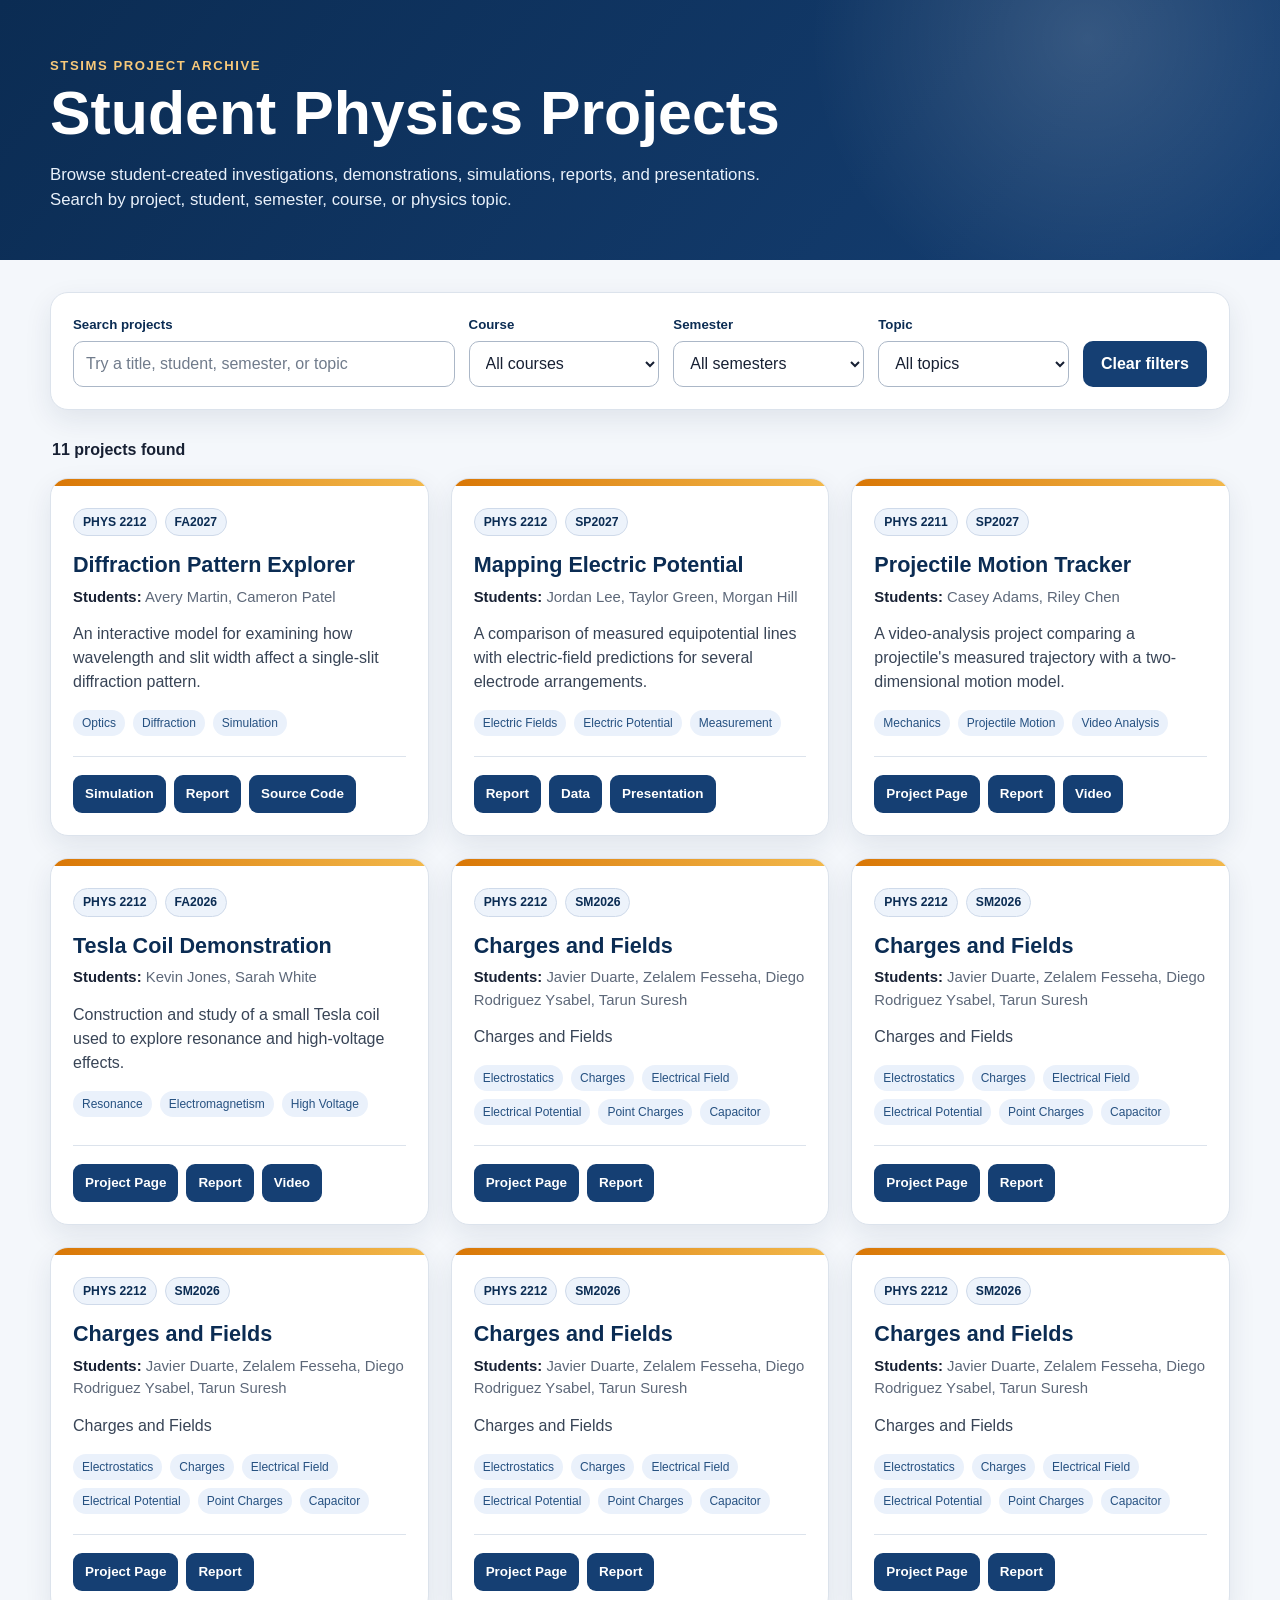
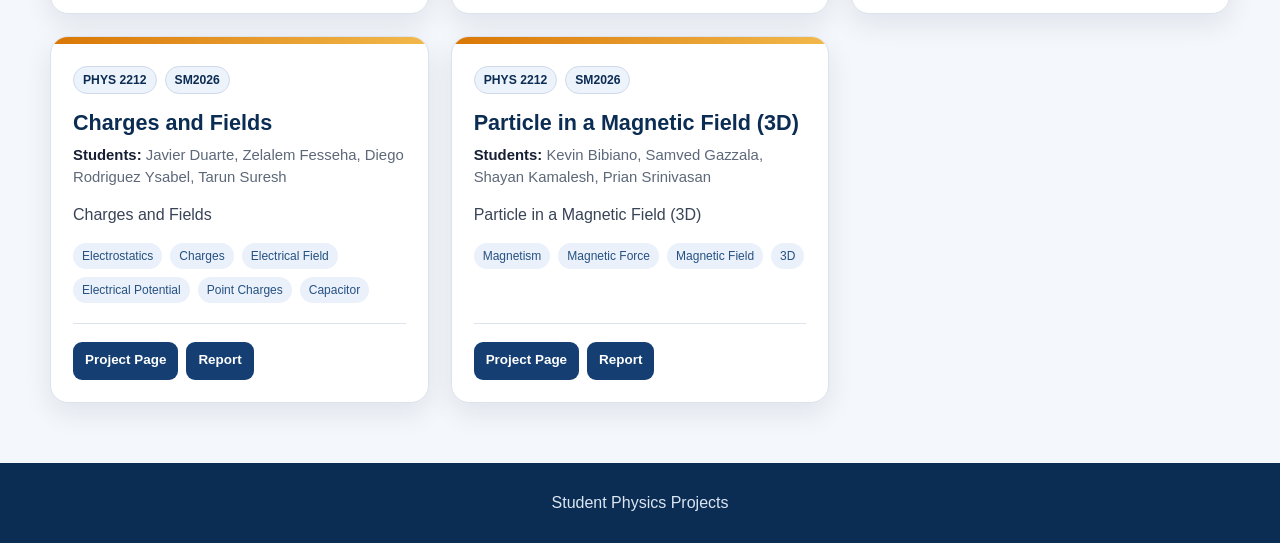
<file: test.html>
<!DOCTYPE html>
<html lang="en">
<head>
<meta charset="UTF-8">
<meta name="viewport" content="width=device-width, initial-scale=1.0">
<meta name="description" content="Search and browse student physics projects by title, student, course, semester, and topic.">
<title>Student Physics Projects</title>
<style>
:root {
--page-bg: #f4f7fb;
--card-bg: #ffffff;
--primary: #153f73;
--primary-dark: #0b2c53;
--accent: #d97706;
--text: #172033;
--muted: #5d6879;
--border: #dce3ec;
--tag-bg: #eaf1fb;
--focus: #0b63ce;
--shadow: 0 10px 28px rgba(22, 44, 75, 0.09);
--radius: 18px;
}
* {
box-sizing: border-box;
}
html {
scroll-behavior: smooth;
}
body {
margin: 0;
min-height: 100vh;
color: var(--text);
background: var(--page-bg);
font-family: Arial, Helvetica, sans-serif;
line-height: 1.5;
}
a {
color: inherit;
}
button,
input,
select {
font: inherit;
}
:focus-visible {
outline: 3px solid var(--focus);
outline-offset: 3px;
}
.site-header {
color: white;
background:
radial-gradient(circle at 85% 15%, rgba(255,255,255,0.15), transparent 25%),
linear-gradient(130deg, var(--primary-dark), var(--primary));
}
.header-inner,
main {
width: min(1180px, calc(100% - 32px));
margin-inline: auto;
}
.header-inner {
padding: 56px 0 48px;
}
.eyebrow {
margin: 0 0 6px;
color: #f8c97a;
font-size: 0.82rem;
font-weight: 700;
letter-spacing: 0.12em;
text-transform: uppercase;
}
h1 {
margin: 0;
font-size: clamp(2rem, 5vw, 3.8rem);
line-height: 1.05;
}
.intro {
max-width: 720px;
margin: 16px 0 0;
color: #e9f1fb;
font-size: 1.05rem;
}
main {
padding: 32px 0 60px;
}
.controls {
display: grid;
grid-template-columns: minmax(220px, 2fr) repeat(3, minmax(150px, 1fr)) auto;
gap: 14px;
align-items: end;
padding: 22px;
background: var(--card-bg);
border: 1px solid var(--border);
border-radius: var(--radius);
box-shadow: var(--shadow);
}
.control-group {
display: flex;
flex-direction: column;
gap: 6px;
}
.control-group label {
color: var(--primary-dark);
font-size: 0.83rem;
font-weight: 700;
}
input,
select {
width: 100%;
min-height: 46px;
padding: 10px 12px;
color: var(--text);
background: white;
border: 1px solid #abb7c7;
border-radius: 10px;
}
input::placeholder {
color: #707b8b;
}
.clear-button {
min-height: 46px;
padding: 10px 18px;
color: white;
background: var(--primary);
border: 0;
border-radius: 10px;
cursor: pointer;
font-weight: 700;
}
.clear-button:hover {
background: var(--primary-dark);
}
.results-bar {
display: flex;
justify-content: space-between;
align-items: center;
gap: 16px;
margin: 28px 2px 16px;
}
#resultsCount {
margin: 0;
font-weight: 700;
}
.project-grid {
display: grid;
grid-template-columns: repeat(3, minmax(0, 1fr));
gap: 22px;
}
.project-card {
display: flex;
flex-direction: column;
min-width: 0;
overflow: hidden;
background: var(--card-bg);
border: 1px solid var(--border);
border-radius: var(--radius);
box-shadow: var(--shadow);
transition: transform 0.18s ease, box-shadow 0.18s ease;
}
.project-card:hover {
transform: translateY(-4px);
box-shadow: 0 16px 34px rgba(22, 44, 75, 0.14);
}
.card-accent {
height: 7px;
background: linear-gradient(90deg, var(--accent), #f2b84b);
}
.card-body {
display: flex;
flex: 1;
flex-direction: column;
padding: 22px;
}
.badges,
.tags,
.project-links {
display: flex;
flex-wrap: wrap;
gap: 8px;
}
.badge {
padding: 4px 9px;
color: var(--primary-dark);
background: #edf3fb;
border: 1px solid #cfdaea;
border-radius: 999px;
font-size: 0.76rem;
font-weight: 700;
}
.project-title {
margin: 16px 0 8px;
color: var(--primary-dark);
font-size: 1.35rem;
line-height: 1.2;
}
.students {
margin: 0 0 14px;
color: var(--muted);
font-size: 0.93rem;
}
.students strong {
color: var(--text);
}
.description {
margin: 0 0 16px;
color: #384456;
}
.tags {
margin-bottom: 20px;
}
.tag {
padding: 4px 9px;
color: #265181;
background: var(--tag-bg);
border-radius: 999px;
font-size: 0.75rem;
}
.project-links {
margin-top: auto;
padding-top: 18px;
border-top: 1px solid var(--border);
}
.project-link {
display: inline-flex;
align-items: center;
justify-content: center;
min-height: 38px;
padding: 8px 12px;
color: white;
background: var(--primary);
border-radius: 9px;
font-size: 0.84rem;
font-weight: 700;
text-decoration: none;
}
.project-link:hover {
background: var(--primary-dark);
text-decoration: underline;
}
.empty-state {
grid-column: 1 / -1;
padding: 48px 24px;
text-align: center;
background: white;
border: 1px dashed #aeb9c8;
border-radius: var(--radius);
}
.empty-state h2 {
margin-top: 0;
color: var(--primary-dark);
}
.site-footer {
padding: 28px 16px;
color: #dbe6f3;
background: var(--primary-dark);
text-align: center;
}
.site-footer p {
margin: 0;
}
@media (max-width: 950px) {
.controls {
grid-template-columns: repeat(2, minmax(0, 1fr));
}
.search-group {
grid-column: 1 / -1;
}
.project-grid {
grid-template-columns: repeat(2, minmax(0, 1fr));
}
}
@media (max-width: 640px) {
.header-inner,
main {
width: min(100% - 22px, 1180px);
}
.header-inner {
padding: 38px 0;
}
main {
padding-top: 18px;
}
.controls,
.project-grid {
grid-template-columns: 1fr;
}
.search-group {
grid-column: auto;
}
.clear-button {
width: 100%;
}
.results-bar {
align-items: flex-start;
flex-direction: column;
}
}
@media (prefers-reduced-motion: reduce) {
*,
*::before,
*::after {
scroll-behavior: auto !important;
transition: none !important;
}
}</style></head>
<body>
<header class="site-header">
<div class="header-inner">
<p class="eyebrow">STSIMS Project Archive</p>
<h1>Student Physics Projects</h1>
<p class="intro">
Browse student-created investigations, demonstrations, simulations, reports, and presentations.
Search by project, student, semester, course, or physics topic.</p></div></header>
<main>
<section class="controls" aria-label="Project search and filters">
<div class="control-group search-group">
<label for="searchInput">Search projects</label>
<input
id="searchInput"
type="search"
placeholder="Try a title, student, semester, or topic"
autocomplete="off"
></div>
<div class="control-group">
<label for="courseFilter">Course</label>
<select id="courseFilter">
<option value="all">All courses</option></select></div>
<div class="control-group">
<label for="semesterFilter">Semester</label>
<select id="semesterFilter">
<option value="all">All semesters</option></select></div>
<div class="control-group">
<label for="topicFilter">Topic</label>
<select id="topicFilter">
<option value="all">All topics</option></select></div>
<button id="clearButton" class="clear-button" type="button">Clear filters</button></section>
<div class="results-bar">
<p id="resultsCount" aria-live="polite"></p></div>
<section id="projectGrid" class="project-grid" aria-label="Physics projects"></section></main>
<footer class="site-footer">
<p>Student Physics Projects</p></footer>
<script>
/*
PROJECT DATA
Copy an entire object to add a new student-group project.
Each project becomes one searchable card.
*/
const projects = [
{
id: "SM2026-PHYS2212-01",
title: "Particle in a Magnetic Field (3D)",
course: "PHYS 2212",
semester: "SM2026",
term: "Summer",
year: 2026,
students: ["Kevin Bibiano", "Samved Gazzala", "Shayan Kamalesh", "Prian Srinivasan"],
description: "Particle in a Magnetic Field (3D)",
tags: ["Magnetism", "Magnetic Force", "Magnetic Field", "3D"],
links: [
{ label: "Project Page", url: "PH2SM26/3DParticleinaMagneticFieldSimulation.html" },
{ label: "Report", url: "PH2SM26/G1.pdf" },
]
},
{
id: "SM2026-PHYS2212-02",
title: "Charges and Fields",
course: "PHYS 2212",
semester: "SM2026",
term: "Summer",
year: 2026,
students: ["Javier Duarte", "Zelalem Fesseha", "Diego Rodriguez Ysabel", "Tarun Suresh"],
description: "Charges and Fields",
tags: ["Electrostatics", "Charges", "Electrical Field", "Electrical Potential", "Point Charges", "Capacitor"],
links: [
{ label: "Project Page", url: "PH2SM26/3DParticleinaMagneticFieldSimulation.html" },
{ label: "Report", url: "PH2SM26/G1.pdf" },
]
},
{
id: "SM2026-PHYS2212-03",
title: "Charges and Fields",
course: "PHYS 2212",
semester: "SM2026",
term: "Summer",
year: 2026,
students: ["Javier Duarte", "Zelalem Fesseha", "Diego Rodriguez Ysabel", "Tarun Suresh"],
description: "Charges and Fields",
tags: ["Electrostatics", "Charges", "Electrical Field", "Electrical Potential", "Point Charges", "Capacitor"],
links: [
{ label: "Project Page", url: "PH2SM26/3DParticleinaMagneticFieldSimulation.html" },
{ label: "Report", url: "PH2SM26/G1.pdf" },
]
},
{
id: "SM2026-PHYS2212-04",
title: "Charges and Fields",
course: "PHYS 2212",
semester: "SM2026",
term: "Summer",
year: 2026,
students: ["Javier Duarte", "Zelalem Fesseha", "Diego Rodriguez Ysabel", "Tarun Suresh"],
description: "Charges and Fields",
tags: ["Electrostatics", "Charges", "Electrical Field", "Electrical Potential", "Point Charges", "Capacitor"],
links: [
{ label: "Project Page", url: "PH2SM26/3DParticleinaMagneticFieldSimulation.html" },
{ label: "Report", url: "PH2SM26/G1.pdf" },
]
},
{
id: "SM2026-PHYS2212-05",
title: "Charges and Fields",
course: "PHYS 2212",
semester: "SM2026",
term: "Summer",
year: 2026,
students: ["Javier Duarte", "Zelalem Fesseha", "Diego Rodriguez Ysabel", "Tarun Suresh"],
description: "Charges and Fields",
tags: ["Electrostatics", "Charges", "Electrical Field", "Electrical Potential", "Point Charges", "Capacitor"],
links: [
{ label: "Project Page", url: "PH2SM26/3DParticleinaMagneticFieldSimulation.html" },
{ label: "Report", url: "PH2SM26/G1.pdf" },
]
},
{
id: "SM2026-PHYS2212-06",
title: "Charges and Fields",
course: "PHYS 2212",
semester: "SM2026",
term: "Summer",
year: 2026,
students: ["Javier Duarte", "Zelalem Fesseha", "Diego Rodriguez Ysabel", "Tarun Suresh"],
description: "Charges and Fields",
tags: ["Electrostatics", "Charges", "Electrical Field", "Electrical Potential", "Point Charges", "Capacitor"],
links: [
{ label: "Project Page", url: "PH2SM26/3DParticleinaMagneticFieldSimulation.html" },
{ label: "Report", url: "PH2SM26/G1.pdf" },
]
},
{
id: "SM2026-PHYS2212-07",
title: "Charges and Fields",
course: "PHYS 2212",
semester: "SM2026",
term: "Summer",
year: 2026,
students: ["Javier Duarte", "Zelalem Fesseha", "Diego Rodriguez Ysabel", "Tarun Suresh"],
description: "Charges and Fields",
tags: ["Electrostatics", "Charges", "Electrical Field", "Electrical Potential", "Point Charges", "Capacitor"],
links: [
{ label: "Project Page", url: "PH2SM26/3DParticleinaMagneticFieldSimulation.html" },
{ label: "Report", url: "PH2SM26/G1.pdf" },
]
},
{
id: "FA2026-PHYS2212-01",
title: "Tesla Coil Demonstration",
course: "PHYS 2212",
semester: "FA2026",
term: "Fall",
year: 2026,
students: ["Kevin Jones", "Sarah White"],
description: "Construction and study of a small Tesla coil used to explore resonance and high-voltage effects.",
tags: ["Resonance", "Electromagnetism", "High Voltage"],
links: [
{ label: "Project Page", url: "projects/FA2026/tesla-coil/index.html" },
{ label: "Report", url: "projects/FA2026/tesla-coil/report.pdf" },
{ label: "Video", url: "https://example.com/tesla-coil-video" }
]
},
{
id: "SP2027-PHYS2212-01",
title: "Mapping Electric Potential",
course: "PHYS 2212",
semester: "SP2027",
term: "Spring",
year: 2027,
students: ["Jordan Lee", "Taylor Green", "Morgan Hill"],
description: "A comparison of measured equipotential lines with electric-field predictions for several electrode arrangements.",
tags: ["Electric Fields", "Electric Potential", "Measurement"],
links: [
{ label: "Report", url: "projects/SP2027/electric-potential/report.pdf" },
{ label: "Data", url: "projects/SP2027/electric-potential/data.xlsx" },
{ label: "Presentation", url: "projects/SP2027/electric-potential/presentation.pdf" }
]
},
{
id: "SP2027-PHYS2211-01",
title: "Projectile Motion Tracker",
course: "PHYS 2211",
semester: "SP2027",
term: "Spring",
year: 2027,
students: ["Casey Adams", "Riley Chen"],
description: "A video-analysis project comparing a projectile's measured trajectory with a two-dimensional motion model.",
tags: ["Mechanics", "Projectile Motion", "Video Analysis"],
links: [
{ label: "Project Page", url: "projects/SP2027/projectile-tracker/index.html" },
{ label: "Report", url: "projects/SP2027/projectile-tracker/report.pdf" },
{ label: "Video", url: "https://example.com/projectile-video" }
]
},
{
id: "FA2027-PHYS2212-01",
title: "Diffraction Pattern Explorer",
course: "PHYS 2212",
semester: "FA2027",
term: "Fall",
year: 2027,
students: ["Avery Martin", "Cameron Patel"],
description: "An interactive model for examining how wavelength and slit width affect a single-slit diffraction pattern.",
tags: ["Optics", "Diffraction", "Simulation"],
links: [
{ label: "Simulation", url: "projects/FA2027/diffraction/index.html" },
{ label: "Report", url: "projects/FA2027/diffraction/report.pdf" },
{ label: "Source Code", url: "https://example.com/diffraction-source" }
]
}
];
const projectGrid = document.getElementById("projectGrid");
const resultsCount = document.getElementById("resultsCount");
const searchInput = document.getElementById("searchInput");
const courseFilter = document.getElementById("courseFilter");
const semesterFilter = document.getElementById("semesterFilter");
const topicFilter = document.getElementById("topicFilter");
const clearButton = document.getElementById("clearButton");
function escapeHTML(value) {
return String(value)
.replaceAll("&", "&amp;")
.replaceAll("<", "&lt;")
.replaceAll(">", "&gt;")
.replaceAll('"', "&quot;")
.replaceAll("'", "&#039;");
}
function populateSelect(select, values) {
values.forEach((value) => {
const option = document.createElement("option");
option.value = value;
option.textContent = value;
select.appendChild(option);
});
}
function semesterSort(a, b) {
const termOrder = { SP: 1, SM: 2, FA: 3 };
const yearA = Number(a.slice(-4));
const yearB = Number(b.slice(-4));
const termA = a.slice(0, 2);
const termB = b.slice(0, 2);
return yearB - yearA || (termOrder[termB] || 0) - (termOrder[termA] || 0);
}
function initializeFilters() {
const courses = [...new Set(projects.map((project) => project.course))].sort();
const semesters = [...new Set(projects.map((project) => project.semester))].sort(semesterSort);
const topics = [...new Set(projects.flatMap((project) => project.tags))].sort();
populateSelect(courseFilter, courses);
populateSelect(semesterFilter, semesters);
populateSelect(topicFilter, topics);
}
function searchableText(project) {
return [
project.title,
project.course,
project.semester,
project.term,
project.year,
project.students.join(" "),
project.description,
project.tags.join(" "),
project.links.map((link) => link.label).join(" ")
].join(" ").toLowerCase();
}
function createProjectCard(project) {
const students = project.students.map(escapeHTML).join(", ");
const tags = project.tags
.map((tag) => `<span class="tag">${escapeHTML(tag)}</span>`)
.join("");
const links = project.links
.map((link) => `
<a class="project-link" href="${escapeHTML(link.url)}" target="_blank" rel="noopener noreferrer"  aria-label="${escapeHTML(link.label)} for ${escapeHTML(project.title)}" >${escapeHTML(link.label)}</a>
`)
.join("");
return `
<article class="project-card">
<div class="card-accent" aria-hidden="true"></div>
<div class="card-body">
<div class="badges">
<span class="badge">${escapeHTML(project.course)}</span>
<span class="badge">${escapeHTML(project.semester)}</span></div>
<h2 class="project-title">${escapeHTML(project.title)}</h2>
<p class="students">
<strong>${project.students.length === 1 ? "Student:" : "Students:"}</strong>
${students}</p>
<p class="description">${escapeHTML(project.description)}</p>
<div class="tags" aria-label="Project topics">
${tags}</div>
<div class="project-links">
${links}</div></div></article>
`;
}
function getFilteredProjects() {
const query = searchInput.value.trim().toLowerCase();
const selectedCourse = courseFilter.value;
const selectedSemester = semesterFilter.value;
const selectedTopic = topicFilter.value;
return projects
.filter((project) => !query || searchableText(project).includes(query))
.filter((project) => selectedCourse === "all" || project.course === selectedCourse)
.filter((project) => selectedSemester === "all" || project.semester === selectedSemester)
.filter((project) => selectedTopic === "all" || project.tags.includes(selectedTopic))
.sort((a, b) => {
if (a.year !== b.year) return b.year - a.year;
const semesterComparison = semesterSort(a.semester, b.semester);
if (semesterComparison !== 0) return semesterComparison;
return a.title.localeCompare(b.title);
});
}
function renderProjects() {
const filteredProjects = getFilteredProjects();
const count = filteredProjects.length;
resultsCount.textContent = `${count} ${count === 1 ? "project" : "projects"} found`;
if (count === 0) {
projectGrid.innerHTML = `
<div class="empty-state">
<h2>No matching projects</h2>
<p>Try a different search term or clear one of the filters.</p></div>
`;
return;
}
projectGrid.innerHTML = filteredProjects.map(createProjectCard).join("");
}
function clearFilters() {
searchInput.value = "";
courseFilter.value = "all";
semesterFilter.value = "all";
topicFilter.value = "all";
renderProjects();
searchInput.focus();
}
searchInput.addEventListener("input", renderProjects);
courseFilter.addEventListener("change", renderProjects);
semesterFilter.addEventListener("change", renderProjects);
topicFilter.addEventListener("change", renderProjects);
clearButton.addEventListener("click", clearFilters);
initializeFilters();
renderProjects();</script></body></html>
</file>
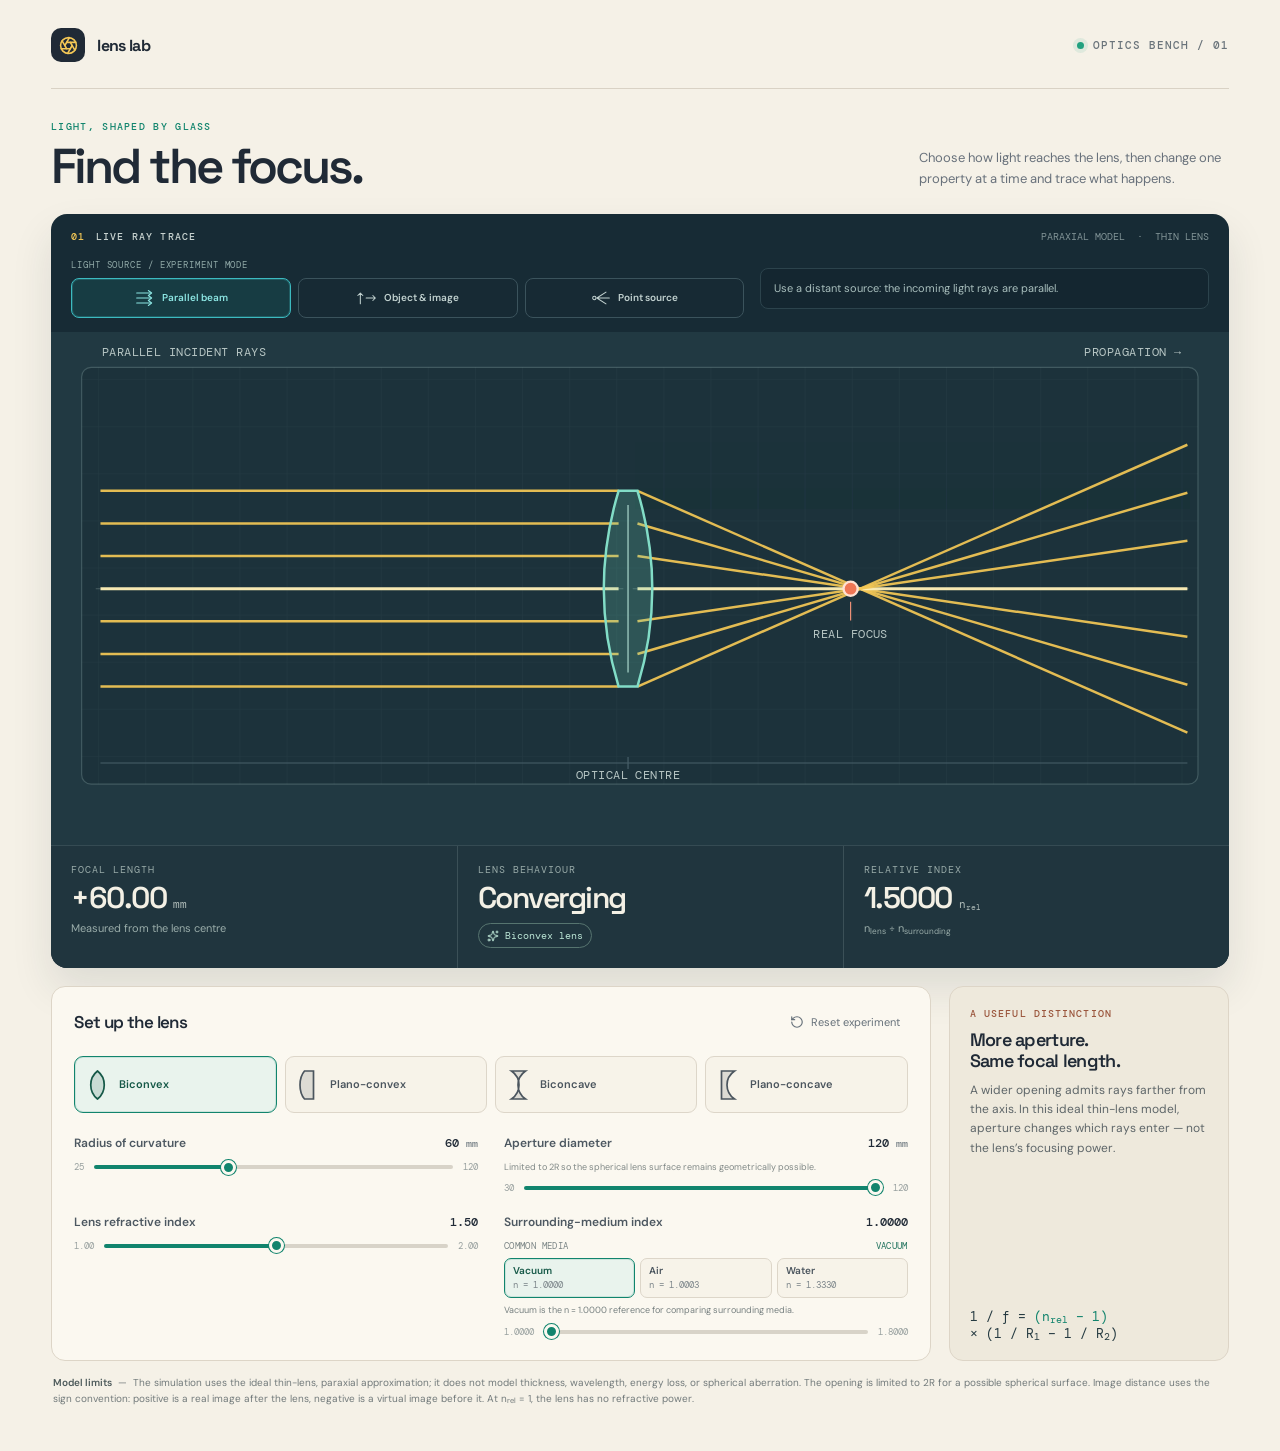
<file: PH2FL26/lens_lab_vanilla.html>
<!DOCTYPE html>
<html lang="en">
<head>
<meta charset="UTF-8" />
<meta name="viewport" content="width=device-width, initial-scale=1.0" />
<title>Lens Lab</title>
<meta name="description" content="A hands-on optics bench for exploring how lens shape and refractive index focus parallel light." />
<style>
/* Optional web fonts: the page falls back to system fonts if offline. */
@import url("https://fonts.googleapis.com/css2?family=DM+Mono:wght@400;500&family=DM+Sans:wght@400;500;600;700&family=Space+Grotesk:wght@500;600;700&display=swap");

/* ---------- Base / reset (replaces the Tailwind preflight) ---------- */
:root{
  --app-font-sans:"DM Sans", system-ui, -apple-system, "Segoe UI", Roboto, Arial, sans-serif;
  --app-font-serif:"Space Grotesk", system-ui, -apple-system, "Segoe UI", Roboto, Arial, sans-serif;
  --app-font-mono:"DM Mono", ui-monospace, SFMono-Regular, Menlo, Consolas, monospace;
  --ink:#202a36; --muted-ink:#68717b; --paper:#f5f1e7;
  --teal:#11846d; --coral:#ef7655; --gold:#f4c856; --bench:#172b35;
}
*,*::before,*::after{box-sizing:border-box;margin:0;padding:0;border:0 solid}
html{-webkit-text-size-adjust:100%;line-height:1.5;font-family:var(--app-font-sans);background:#f5f1e7;min-width:320px}
body{color:#202a36;min-height:100dvh;font-family:var(--app-font-sans);-webkit-font-smoothing:antialiased;background:#f5f1e7;margin:0}
h1,h2,h3{font-size:inherit;font-weight:inherit}
ol,ul{list-style:none}
svg,canvas{display:block;vertical-align:middle}
button,input{font:inherit;letter-spacing:inherit;color:inherit;background-color:transparent;border-radius:0}
button{cursor:pointer}
button:focus-visible,input:focus-visible{outline-offset:3px;outline:3px solid #ef7655}
sub{vertical-align:baseline;font-size:75%;line-height:0;position:relative;bottom:-.25em}

/* ---------- App styles ---------- */
.app-shell{max-width:1440px;margin:0 auto;padding:28px clamp(18px,4vw,58px) 44px}
.topbar{border-bottom:1px solid #d9d2c5;justify-content:space-between;align-items:center;padding-bottom:26px;display:flex}
.brand{font:700 16px var(--app-font-serif);letter-spacing:-.04em;align-items:center;gap:12px;display:flex}
.brand-mark{background:var(--ink);width:34px;height:34px;color:var(--gold);border-radius:10px;place-items:center;display:grid}
.brand-mark svg{width:19px;height:19px}
.top-meta{color:#6a747b;font:500 11px var(--app-font-mono);letter-spacing:.09em;text-transform:uppercase;align-items:center;gap:9px;display:flex}
.live-dot{background:#22a17f;border-radius:50%;width:7px;height:7px;box-shadow:0 0 0 4px #22a17f1a}
.intro{justify-content:space-between;align-items:flex-end;gap:22px;padding:31px 0 22px;display:flex}
.eyebrow{color:var(--teal);font:500 10px var(--app-font-mono);letter-spacing:.13em;text-transform:uppercase}
.intro h1{font:600 clamp(30px,4.3vw,49px)/1.04 var(--app-font-serif);letter-spacing:-.06em;margin:8px 0 0}
.intro p{color:#68717b;max-width:310px;margin:0 0 2px;font-size:13px;line-height:1.6}
.bench{background:var(--bench);border-radius:16px;overflow:hidden;box-shadow:0 20px 42px #1d30361c}
.bench-head{color:#c8d3d0;justify-content:space-between;align-items:center;padding:16px 20px;display:flex}
.bench-label{font:500 10px var(--app-font-mono);letter-spacing:.12em;text-transform:uppercase;align-items:center;gap:10px;display:flex}
.bench-label span:first-child{color:var(--gold)}
.bench-hint{color:#829497;font:10px var(--app-font-mono)}
.source-mode-bar{color:#d0ddda;grid-template-columns:minmax(0,1.2fr) minmax(210px,.8fr);align-items:center;gap:16px;padding:0 20px 14px;display:grid}
.source-mode-heading{color:#91aaa8;font:9px var(--app-font-mono);letter-spacing:.1em;text-transform:uppercase;margin-bottom:7px}
.source-mode-options{grid-template-columns:repeat(3,minmax(0,1fr));gap:7px;display:grid}
.source-mode-button{color:#c2d2d0;cursor:pointer;text-align:center;background:#172a34;border:1px solid #3b535c;border-radius:8px;justify-content:center;align-items:center;gap:7px;min-width:0;min-height:40px;padding:7px 9px;font-size:10px;font-weight:600;transition:background .16s,border-color .16s,color .16s;display:flex}
.source-mode-button:hover{background:#1a333b;border-color:#6b9e99}
.source-mode-button[aria-pressed=true]{color:#8ce6e3;background:#173c43;border-color:#3cbac0;box-shadow:inset 0 0 0 1px #3cbac044}
.source-glyph{fill:none;stroke:currentColor;stroke-width:1.25px;stroke-linecap:round;stroke-linejoin:round;flex:none;width:20px;height:18px}
.source-mode-description{color:#a9bfbd;background:#142630;border:1px solid #2c434c;border-radius:8px;margin:0;padding:11px 13px;font-size:11px;line-height:1.55}
.diagram{background:#213942;width:100%;height:auto;min-height:300px;display:block}
.ray{stroke:#f4c856;stroke-width:2.1px;opacity:.92}
.ray-core{stroke:#fff0b7;stroke-width:2.4px;opacity:.96}
.ray-virtual{stroke:#ef9277;stroke-width:1.25px;stroke-dasharray:5 7;opacity:.7}
.wavefront{fill:none;stroke:#72d4d3;stroke-width:1.1px;stroke-dasharray:3 6;opacity:.37}
.source-point{fill:#62dbe0;stroke:#e0ffff;stroke-width:2px;cursor:grab;touch-action:none}
.diagram.is-dragging .source-point{cursor:grabbing}
.object-arrow,.image-arrow{stroke:#8be0c9;stroke-width:2px}
.object-arrow-head,.image-arrow-head{fill:none;stroke:#8be0c9;stroke-width:2px;stroke-linecap:round;stroke-linejoin:round}
.image-arrow.virtual,.image-arrow-head.virtual{stroke:#ef9277;stroke-dasharray:5 5;opacity:.8}
.axis{stroke:#8aa09d;stroke-width:1px;stroke-dasharray:4 8;opacity:.4}
.lens-glass{fill:#69c9b1;fill-opacity:.23;stroke:#82ddc7;stroke-width:2.1px}
.lens-highlight{stroke:#d0fff1;stroke-width:1.2px;opacity:.65}
.tick-line{stroke:#49616a;stroke-width:1px}
.focus-dot{fill:#ef7655;stroke:#ffe1d2;stroke-width:2px}
.diagram-caption{fill:#b7c6c4;letter-spacing:.04em;font:10px "DM Mono",monospace}
.lens-stamp{fill:#d2e2dd;letter-spacing:.12em;font:9px "DM Mono",monospace}
.readouts{background:#20353e;border-top:1px solid #354b53;grid-template-columns:1.05fr 1fr 1fr;display:grid}
.readout{min-width:0;padding:17px 20px 19px}
.readout+.readout{border-left:1px solid #3b5057}
.readout-label{color:#98aaa8;font:10px var(--app-font-mono);letter-spacing:.1em;text-transform:uppercase}
.readout-value{color:#f3f0e5;font:600 clamp(22px,3vw,30px)/1 var(--app-font-serif);letter-spacing:-.05em;align-items:baseline;gap:7px;margin-top:7px;display:flex}
.readout-value small{color:#aebbb8;font:11px var(--app-font-mono);letter-spacing:0}
.readout-note{color:#9aadaa;margin-top:7px;font-size:11px}
.status-pill{color:#bce6d6;font:10px var(--app-font-mono);border:1px solid #56746f;border-radius:20px;align-items:center;gap:6px;margin-top:10px;padding:5px 8px;display:inline-flex}
.controls-wrap{grid-template-columns:minmax(0,1fr) 280px;gap:18px;margin-top:18px;display:grid}
.control-panel,.insight-panel{background:#fbf8f0;border:1px solid #ddd5c7;border-radius:14px}
.control-panel{padding:20px 22px 22px}
.panel-heading{justify-content:space-between;align-items:center;gap:12px;margin-bottom:19px;display:flex}
.panel-heading h2{font:600 17px var(--app-font-serif);letter-spacing:-.035em;margin:0}
.reset-button{color:#66717a;cursor:pointer;background:0 0;border:0;border-radius:7px;align-items:center;gap:7px;padding:7px 8px;font-size:11px;display:flex}
.reset-button:hover{color:var(--ink);background:#eee9de}
.reset-button svg{width:14px;height:14px}
.lens-choices{grid-template-columns:repeat(4,minmax(0,1fr));gap:8px;margin-bottom:21px;display:grid}
.lens-choice{color:#4b555e;cursor:pointer;text-align:left;background:#f7f3e9;border:1px solid #ddd6c9;border-radius:9px;align-items:center;gap:9px;min-height:57px;padding:8px 10px;transition:background .16s,border-color .16s,transform .16s;display:flex}
.lens-choice:hover{border-color:#9bbdb2;transform:translateY(-1px)}
.lens-choice[aria-pressed=true]{border-color:var(--teal);color:#155847;background:#e9f3ed;box-shadow:inset 0 0 0 1px #11846d24}
.lens-icon{flex:none;width:25px;height:34px}
.lens-choice span{font-size:11px;font-weight:600;line-height:1.2}
.source-geometry{background:#f5f0e5;border:1px solid #e0d8ca;border-radius:10px;margin:0 0 20px;padding:13px 14px 15px}
.source-geometry[hidden]{display:none}
.source-geometry-heading{justify-content:space-between;align-items:baseline;gap:12px;margin-bottom:12px;display:flex}
.source-geometry-heading strong{color:#344d4e;font-size:11px;font-weight:700}
.source-geometry-heading span{color:#818987;font:9px var(--app-font-mono)}
.source-geometry-grid{grid-template-columns:repeat(2,minmax(0,1fr));gap:16px 24px;display:grid}
.slider-grid{grid-template-columns:repeat(2,minmax(0,1fr));gap:19px 26px;display:grid}
.slider-control{min-width:0}
.slider-control[hidden]{display:none}
.control-note{color:#818987;margin:0 0 8px;font-size:9px;line-height:1.4}
.slider-topline{justify-content:space-between;align-items:baseline;gap:8px;margin-bottom:9px;display:flex}
.slider-topline label{color:#4d5861;font-size:12px;font-weight:600}
.slider-value{color:var(--ink);font:500 12px var(--app-font-mono);white-space:nowrap}
.slider-value small{color:#7c858a;font-size:10px}
.medium-preset-area{margin:0 0 9px}
.medium-preset-heading{color:#7b8586;font:9px var(--app-font-mono);letter-spacing:.04em;text-transform:uppercase;justify-content:space-between;gap:8px;margin-bottom:6px;display:flex}
.medium-preset-heading span:last-child{color:#23745f}
.medium-presets{grid-template-columns:repeat(3,minmax(0,1fr));gap:5px;display:grid}
.medium-preset{color:#4b555e;cursor:pointer;text-align:left;background:#f7f3e9;border:1px solid #ddd6c9;border-radius:7px;flex-direction:column;align-items:flex-start;gap:3px;min-width:0;padding:6px 8px;transition:background .16s,border-color .16s,transform .16s;display:flex}
.medium-preset:hover{border-color:#9bbdb2;transform:translateY(-1px)}
.medium-preset[aria-pressed=true]{border-color:var(--teal);color:#155847;background:#e9f3ed;box-shadow:inset 0 0 0 1px #11846d24}
.medium-preset:focus-visible{outline:2px solid var(--teal);outline-offset:2px}
.medium-preset span{font-size:10px;font-weight:600;line-height:1.1}
.medium-preset small{color:#7c858a;font:9px var(--app-font-mono);white-space:nowrap}
.medium-insight{color:#778080;margin:6px 0 0;font-size:9px;line-height:1.4}
.range-wrap{align-items:center;gap:10px;display:flex}
.range-edge{color:#98a09f;font:9px var(--app-font-mono)}
input[type=range]{--range-progress:50%;-webkit-appearance:none;appearance:none;background:linear-gradient(to right,var(--teal) 0 var(--range-progress),#d8d3c8 var(--range-progress) 100%);cursor:pointer;border-radius:4px;width:100%;height:4px}
input[type=range]::-webkit-slider-thumb{-webkit-appearance:none;appearance:none;background:var(--teal);width:15px;height:15px;box-shadow:0 0 0 1px var(--teal);border:3px solid #fbf8f0;border-radius:50%}
input[type=range]::-moz-range-thumb{background:var(--teal);width:10px;height:10px;box-shadow:0 0 0 1px var(--teal);border:3px solid #fbf8f0;border-radius:50%}
.insight-panel{background:#eee9dc;flex-direction:column;padding:20px 20px 18px;display:flex}
.insight-kicker{color:#9b563d;font:500 10px var(--app-font-mono);letter-spacing:.11em;text-transform:uppercase}
.insight-panel h3{font:600 18px/1.2 var(--app-font-serif);letter-spacing:-.04em;margin:9px 0}
.insight-panel p{color:#5e6669;margin:0;font-size:12px;line-height:1.6}
.equation{color:#253a41;font:13px var(--app-font-mono);margin-top:auto;padding-top:17px}
.equation em{color:var(--teal);font-style:normal}
.footnote{color:#727a7b;padding:14px 2px 0;font-size:10px;line-height:1.6}
.footnote strong{color:#4d5a5b;font-weight:600}
.sr-only{clip:rect(0,0,0,0);white-space:nowrap;border:0;width:1px;height:1px;margin:-1px;padding:0;position:absolute;overflow:hidden}
@media(max-width:780px){
  .app-shell{padding:18px 16px 30px}
  .topbar{padding-bottom:18px}
  .intro{padding:25px 0 19px;display:block}
  .intro p{max-width:460px;margin-top:11px}
  .source-mode-bar{grid-template-columns:1fr;gap:9px}
  .source-mode-description{padding:8px 11px}
  .controls-wrap{grid-template-columns:1fr}
  .insight-panel{min-height:180px}
  .equation{margin-top:18px}
}
@media(max-width:560px){
  .top-meta{gap:6px;font-size:9px}
  .brand{font-size:14px}
  .bench{border-radius:12px}
  .bench-head{padding:13px}
  .bench-hint{text-align:right;max-width:100px;line-height:1.4}
  .diagram{min-height:220px}
  .readout{padding:13px 11px 14px}
  .readout-label{letter-spacing:.07em;font-size:8px}
  .readout-value{font-size:22px}
  .readout-value small,.readout-note{font-size:9px}
  .source-mode-bar{padding:0 12px 12px}
  .source-mode-options{gap:5px}
  .source-mode-button{gap:4px;padding:6px 4px;font-size:9px}
  .source-glyph{width:17px;height:16px}
  .control-panel{padding:17px 14px}
  .source-geometry{padding:12px 10px 14px}
  .source-geometry-heading{flex-direction:column;align-items:flex-start;gap:4px}
  .source-geometry-grid{grid-template-columns:1fr;gap:15px}
  .lens-choices{grid-template-columns:repeat(2,minmax(0,1fr));gap:7px;margin-bottom:19px}
  .lens-choice{min-height:53px}
  .slider-grid{grid-template-columns:1fr;gap:18px}
}
@media(prefers-reduced-motion:reduce){
  *,*::before,*::after{scroll-behavior:auto!important;transition:none!important;animation:none!important}
}
</style>
</head>
<body>
<main class="app-shell">

  <header class="topbar">
    <div class="brand">
      <div class="brand-mark">
        <svg viewBox="0 0 24 24" fill="none" stroke="currentColor" stroke-width="2" stroke-linecap="round" stroke-linejoin="round" aria-hidden="true">
          <circle cx="12" cy="12" r="10"/><path d="m14.31 8 5.74 9.94"/><path d="M9.69 8h11.48"/><path d="m7.38 12 5.74-9.94"/><path d="M9.69 16 3.95 6.06"/><path d="M14.31 16H2.83"/><path d="m16.62 12-5.74 9.94"/>
        </svg>
      </div>
      <span>lens lab</span>
    </div>
    <div class="top-meta"><span class="live-dot"></span><span>Optics bench / 01</span></div>
  </header>

  <section class="intro" aria-labelledby="page-title">
    <div>
      <div class="eyebrow">Light, shaped by glass</div>
      <h1 id="page-title">Find the focus.</h1>
    </div>
    <p>Choose how light reaches the lens, then change one property at a time and trace what happens.</p>
  </section>

  <section class="bench" aria-label="Live ray-tracing experiment">
    <div class="bench-head">
      <div class="bench-label"><span>01</span><span>Live ray trace</span></div>
      <div class="bench-hint">PARAXIAL MODEL &nbsp;·&nbsp; THIN LENS</div>
    </div>

    <div class="source-mode-bar">
      <div class="source-mode-select">
        <div class="source-mode-heading">Light source / experiment mode</div>
        <div class="source-mode-options" id="sourceModeOptions" role="group" aria-label="Light source and experiment mode"></div>
      </div>
      <p class="source-mode-description" id="sourceDescription"></p>
    </div>

    <svg class="diagram" id="diagram" viewBox="0 0 1000 436" role="img" aria-labelledby="diagram-title diagram-desc">
      <title id="diagram-title"></title>
      <desc id="diagram-desc"></desc>
      <defs>
        <linearGradient id="glass" x1="0" x2="1">
          <stop offset="0" stop-color="#38a88d" stop-opacity=".13"/>
          <stop offset=".5" stop-color="#74dfc2" stop-opacity=".35"/>
          <stop offset="1" stop-color="#38a88d" stop-opacity=".13"/>
        </linearGradient>
        <pattern id="grid" width="40" height="40" patternUnits="userSpaceOnUse">
          <path d="M40 0H0V40" fill="none" stroke="#b8d0c8" stroke-opacity=".055" stroke-width="1"/>
        </pattern>
        <clipPath id="diagram-clip"><rect x="26" y="30" width="948" height="354" rx="8"/></clipPath>
      </defs>
      <rect x="26" y="30" width="948" height="354" rx="8" fill="#1c323b" stroke="#415a60"/>
      <rect x="26" y="30" width="948" height="354" rx="8" fill="url(#grid)"/>
      <g id="scene" clip-path="url(#diagram-clip)"></g>
      <text class="diagram-caption" id="modeLabel" x="43" y="20"></text>
      <text class="diagram-caption" x="960" y="20" text-anchor="end">PROPAGATION →</text>
    </svg>

    <div class="readouts" aria-live="polite">
      <div class="readout">
        <div class="readout-label">Focal length</div>
        <div class="readout-value"><span id="ro-focal"></span><small id="ro-focal-unit"></small></div>
        <div class="readout-note" id="ro-focal-note"></div>
      </div>
      <div class="readout">
        <div class="readout-label">Lens behaviour</div>
        <div class="readout-value" id="ro-behaviour"></div>
        <div class="status-pill">
          <svg width="12" height="12" viewBox="0 0 24 24" fill="none" stroke="currentColor" stroke-width="2" stroke-linecap="round" stroke-linejoin="round" aria-hidden="true">
            <path d="M11.017 2.814a1 1 0 0 1 1.966 0l1.051 5.558a2 2 0 0 0 1.594 1.594l5.558 1.051a1 1 0 0 1 0 1.966l-5.558 1.051a2 2 0 0 0-1.594 1.594l-1.051 5.558a1 1 0 0 1-1.966 0l-1.051-5.558a2 2 0 0 0-1.594-1.594l-5.558-1.051a1 1 0 0 1 0-1.966l5.558-1.051a2 2 0 0 0 1.594-1.594z"/><path d="M20 2v4"/><path d="M22 4h-4"/><circle cx="4" cy="20" r="2"/>
          </svg>
          <span id="ro-lens-title"></span>
        </div>
      </div>
      <div class="readout">
        <div class="readout-label" id="ro3-label"></div>
        <div class="readout-value"><span id="ro3-value"></span><small id="ro3-unit"></small></div>
        <div class="readout-note" id="ro3-note"></div>
      </div>
    </div>
  </section>

  <section class="controls-wrap" aria-label="Lens controls and physics">
    <div class="control-panel">
      <div class="panel-heading">
        <h2>Set up the lens</h2>
        <button class="reset-button" type="button" id="resetBtn">
          <svg viewBox="0 0 24 24" fill="none" stroke="currentColor" stroke-width="2" stroke-linecap="round" stroke-linejoin="round" aria-hidden="true">
            <path d="M3 12a9 9 0 1 0 9-9 9.75 9.75 0 0 0-6.74 2.74L3 8"/><path d="M3 3v5h5"/>
          </svg>
          Reset experiment
        </button>
      </div>

      <div class="source-geometry" id="sourceGeometry" hidden>
        <div class="source-geometry-heading">
          <strong id="geomTitle"></strong>
          <span>Positive height is above the axis &nbsp;·&nbsp; 1/f = 1/d<sub>o</sub> + 1/d<sub>i</sub></span>
        </div>
        <div class="source-geometry-grid" id="geomGrid"></div>
      </div>

      <div class="lens-choices" id="lensChoices" role="group" aria-label="Lens shape"></div>
      <div class="slider-grid" id="sliderGrid"></div>
    </div>

    <aside class="insight-panel">
      <div class="insight-kicker" id="insightKicker"></div>
      <h3 id="insightTitle"></h3>
      <p id="insightText"></p>
      <div class="equation" id="equation"></div>
    </aside>
  </section>

  <footer class="footnote">
    <strong>Model limits</strong> &nbsp;—&nbsp; The simulation uses the ideal thin-lens, paraxial approximation; it does not model thickness, wavelength, energy loss, or spherical aberration. The opening is limited to 2R for a possible spherical surface. Image distance uses the sign convention: positive is a real image after the lens, negative is a virtual image before it. At n<sub>rel</sub> = 1, the lens has no refractive power.
  </footer>
</main>

<script>
(function () {
  "use strict";

  /* ================= Data ================= */
  var DEFAULTS = {
    kind: "biconvex", radius: 60, aperture: 120, lensIndex: 1.5, mediumIndex: 1,
    sourceMode: "parallel", objectDistance: 180, sourceHeight: 0, objectHeight: 30
  };
  var MEDIA = [
    { id: "vacuum", name: "Vacuum", index: 1 },
    { id: "air",    name: "Air",    index: 1.0003 },
    { id: "water",  name: "Water",  index: 1.333 }
  ];
  var MODES = [
    { id: "parallel",     label: "Parallel beam" },
    { id: "object-image", label: "Object & image" },
    { id: "point",        label: "Point source" }
  ];
  var LENSES = [
    { id: "biconvex",      title: "Biconvex",      short: "Both sides bulge", converging: true },
    { id: "plano-convex",  title: "Plano-convex",  short: "One flat face",    converging: true },
    { id: "biconcave",     title: "Biconcave",     short: "Both sides cave",  converging: false },
    { id: "plano-concave", title: "Plano-concave", short: "One flat face",    converging: false }
  ];
  var LENS_ICON_PATHS = {
    "biconvex": "M12 3 C3 10 3 24 12 31 C21 24 21 10 12 3Z",
    "plano-convex": "M8 3 C2 10 2 24 8 31 L17 31 L17 3Z",
    "biconcave": "M5 3 C15 10 15 24 5 31 L19 31 C9 24 9 10 19 3Z",
    "plano-concave": "M5 3 L5 31 L18 31 C8 24 8 10 18 3Z"
  };
  var MODE_GLYPHS = {
    "parallel": '<path d="M2 4h17M2 10h17M2 16h17"/><path d="m16 1 4 3-4 3M16 7l4 3-4 3M16 13l4 3-4 3"/>',
    "point": '<circle cx="4" cy="10" r="2"/><path d="M7 10h15M7 10l11-7M7 10l11 7"/>',
    "object-image": '<path d="M4 17V4m-3 3 3-3 3 3M11 10h11m-3-3 3 3-3 3"/>'
  };
  var MINUS = "\u2212";

  var state = Object.assign({}, DEFAULTS);

  /* ================= Helpers ================= */
  function $(id) { return document.getElementById(id); }
  function clamp(v, lo, hi) { return Math.max(lo, Math.min(hi, v)); }
  function esc(s) { return String(s).replace(/&/g, "&amp;").replace(/</g, "&lt;").replace(/>/g, "&gt;"); }

  // Signed number format used by the focal-length and image-distance readouts
  function fmtSigned(x, digits) {
    if (digits === undefined) digits = 2;
    var sign = x >= 0 ? "+" : MINUS;
    var a = Math.abs(x);
    if (a >= 1e6) return sign + (a / 1e6).toFixed(2) + "M";
    if (a >= 1e4) return sign + (a / 1e3).toFixed(1) + "k";
    return sign + a.toFixed(digits);
  }

  /* ================= Physics ================= */
  function compute(s) {
    var rel = s.lensIndex / s.mediumIndex;                       // n_rel
    var preset = null;
    for (var i = 0; i < MEDIA.length; i++) {
      if (Math.abs(MEDIA[i].index - s.mediumIndex) < 5e-5) { preset = MEDIA[i]; break; }
    }
    var noPower = Math.abs(rel - 1) < 1e-10;
    var lens = LENSES.filter(function (l) { return l.id === s.kind; })[0];

    var focal = null;                                            // thin-lens, lensmaker's equation
    if (!noPower) {
      var sgn = lens.converging ? 1 : -1;
      var faces = s.kind.indexOf("bi") === 0 ? 2 : 1;
      focal = sgn * s.radius / (faces * (rel - 1));
    }

    var hasSource = s.sourceMode !== "parallel";
    var invDi = (hasSource && focal !== null) ? 1 / focal - 1 / s.objectDistance : null;
    var atInfinity = invDi !== null && Math.abs(invDi) < 1e-8;
    var imageDist = (invDi === null || atInfinity) ? null : 1 / invDi;

    return { rel: rel, preset: preset, noPower: noPower, lens: lens, focal: focal,
             hasSource: hasSource, atInfinity: atInfinity, imageDist: imageDist };
  }

  /* ================= Diagram ================= */
  var diagram = $("diagram");
  var scene = $("scene");
  var dragging = false;
  var geom = { P: 1, Rt: 1 };   // px/mm scales, refreshed on every render (used by dragging)

  function lensPath(kind, v, Q, Bt) {
    var R = 482, H = 498;
    if (kind === "biconvex")
      return "M " + R + " " + Q + " Q " + (490 - v) + " 218 " + R + " " + Bt + " L " + H + " " + Bt + " Q " + (490 + v) + " 218 " + H + " " + Q + " Z";
    if (kind === "plano-convex")
      return "M " + R + " " + Q + " L " + R + " " + Bt + " L " + H + " " + Bt + " Q " + (490 + v * 2) + " 218 " + H + " " + Q + " Z";
    if (kind === "biconcave")
      return "M 488 " + Q + " Q " + (490 + v) + " 218 488 " + Bt + " L 492 " + Bt + " Q " + (490 - v) + " 218 492 " + Q + " Z";
    return "M " + R + " " + Q + " L " + R + " " + Bt + " L " + H + " " + Bt + " Q " + (490 - v * 2) + " 218 " + H + " " + Q + " Z";
  }

  function renderDiagram(s, d) {
    var focal = d.focal, noPower = d.noPower, imageDist = d.imageDist;
    var R = 482, H = 498;
    var A = 27 + (s.aperture - 30) / 170 * 106;                        // half-height of lens in px
    var v = Math.max(14, Math.min(44, 14 + (120 - s.radius) * 0.32)); // surface bulge in px
    var Q = 218 - A, Bt = 218 + A;
    var path = lensPath(s.kind, v, Q, Bt);

    var K = Math.max(
      Math.abs(focal === null ? 0 : focal),
      s.sourceMode === "parallel" ? 0 : (s.sourceMode === "point" ? 300 : s.objectDistance),
      s.sourceMode === "object-image" ? Math.abs(imageDist === null ? 0 : imageDist) : 0,
      1);
    var P = Math.min(3.15, 430 / K);                                   // px per mm (horizontal)
    var Tt = focal === null ? null : focal * P;
    var dt = Tt === null ? null : 490 + Tt;                            // focal point x
    var rt = s.sourceMode === "parallel" ? 42 : 490 - s.objectDistance * P; // source x
    var Rt = A / (s.aperture / 2);                                     // px per mm (vertical)
    var tt = s.sourceMode === "point" ? s.sourceHeight : s.objectHeight;
    var yt = 218 - tt * Rt;                                            // source y
    var Ot = imageDist === null ? 0 : -(imageDist / s.objectDistance) * tt; // image height (mm)
    var U = imageDist === null ? null : 490 + imageDist * P;           // image x
    var et = 218 - Ot * Rt;                                            // image y

    geom.P = P; geom.Rt = Rt;

    var heights = [];
    for (var i = 0; i < 7; i++) heights.push(-A + 2 * A * i / 6);
    var focusVisible = s.sourceMode === "parallel" && dt !== null && dt > 35 && dt < 965;
    var imageVisible = U !== null && U > 35 && U < 965 && et > 44 && et < 360;

    var out = [];
    out.push('<line class="axis" x1="38" y1="218" x2="967" y2="218"/>');

    if (s.sourceMode === "point") {
      [42, 82, 122, 162].forEach(function (r) {
        out.push('<circle class="wavefront" cx="' + rt + '" cy="' + yt + '" r="' + r + '"/>');
      });
    }

    // Real rays (before and after the thin lens)
    heights.forEach(function (B) {
      var r = 218 + B;
      var core = Math.abs(B) < 1;
      var cls = core ? "ray-core" : "ray";
      var slopeIn = s.sourceMode === "parallel" ? 0 : (r - yt) / (490 - rt);
      var slopeOut = (noPower || Tt === null) ? slopeIn : slopeIn - B / Tt;
      var yEnd = r + slopeOut * (965 - H);
      out.push('<line class="' + cls + '" x1="' + rt + '" y1="' + (s.sourceMode === "parallel" ? r : yt) + '" x2="' + R + '" y2="' + r + '"/>');
      out.push('<line class="' + cls + '" x1="' + H + '" y1="' + r + '" x2="965" y2="' + yEnd + '"/>');
    });

    // Virtual extensions (diverging lens, parallel beam)
    if (!noPower && s.sourceMode === "parallel" && Tt !== null && Tt < 0 && focusVisible) {
      heights.filter(function (B) { return Math.abs(B) > 2; }).forEach(function (B) {
        out.push('<line class="ray-virtual" x1="' + dt + '" y1="218" x2="' + H + '" y2="' + (218 + B) + '"/>');
      });
    }
    // Virtual extensions to a virtual image
    if (!noPower && imageDist !== null && imageDist < 0 && U !== null) {
      heights.filter(function (B) { return Math.abs(B) > 2; }).forEach(function (B) {
        out.push('<line class="ray-virtual" x1="' + U + '" y1="' + et + '" x2="' + H + '" y2="' + (218 + B) + '"/>');
      });
    }

    out.push('<path class="lens-glass" d="' + path + '" fill="url(#glass)"/>');
    out.push('<path class="lens-highlight" d="M 490 ' + (Q + 12) + ' L 490 ' + (Bt - 12) + '"/>');

    if (s.sourceMode === "point") {
      out.push('<circle class="source-point" cx="' + rt + '" cy="' + yt + '" r="6"/>');
      out.push('<text class="diagram-caption" x="' + rt + '" y="' + (yt - 13) + '" text-anchor="middle">POINT SOURCE</text>');
    }
    if (s.sourceMode === "object-image") {
      out.push('<line class="object-arrow" x1="' + rt + '" y1="218" x2="' + rt + '" y2="' + yt + '"/>');
      out.push('<path class="object-arrow-head" d="M ' + (rt - 5) + ' ' + (yt + 7) + ' L ' + rt + ' ' + yt + ' L ' + (rt + 5) + ' ' + (yt + 7) + '"/>');
      out.push('<text class="diagram-caption" x="' + rt + '" y="238" text-anchor="middle">OBJECT</text>');
    }

    out.push('<text class="lens-stamp" x="490" y="405" text-anchor="middle">LENS / ' + esc(s.kind.toUpperCase()) + '</text>');
    out.push('<g><line class="tick-line" x1="42" y1="366" x2="965" y2="366"/><line class="tick-line" x1="490" y1="361" x2="490" y2="371"/>' +
             '<text class="diagram-caption" x="490" y="380" text-anchor="middle">OPTICAL CENTRE</text></g>');

    if (focusVisible && dt !== null) {
      out.push('<g><circle class="focus-dot" cx="' + dt + '" cy="218" r="6"/>' +
               '<line x1="' + dt + '" y1="229" x2="' + dt + '" y2="245" stroke="#ef9277" stroke-width="1"/>' +
               '<text class="diagram-caption" x="' + dt + '" y="260" text-anchor="middle">' + (focal > 0 ? "REAL FOCUS" : "VIRTUAL FOCUS") + '</text></g>');
    }

    if (s.sourceMode !== "parallel" && imageVisible && U !== null) {
      var g = "<g>";
      if (s.sourceMode === "object-image") {
        var real = imageDist > 0;
        g += '<line class="' + (real ? "image-arrow" : "image-arrow virtual") + '" x1="' + U + '" y1="218" x2="' + U + '" y2="' + et + '"/>';
        var head = et < 218
          ? "M " + (U - 5) + " " + (et + 7) + " L " + U + " " + et + " L " + (U + 5) + " " + (et + 7)
          : "M " + (U - 5) + " " + (et - 7) + " L " + U + " " + et + " L " + (U + 5) + " " + (et - 7);
        g += '<path class="' + (real ? "image-arrow-head" : "image-arrow-head virtual") + '" d="' + head + '"/>';
      }
      g += '<circle class="focus-dot" cx="' + U + '" cy="' + et + '" r="5"/>';
      g += '<text class="diagram-caption" x="' + U + '" y="' + (et < 218 ? et - 14 : et + 24) + '" text-anchor="middle">' + (imageDist > 0 ? "REAL IMAGE" : "VIRTUAL IMAGE") + '</text></g>';
      out.push(g);
    }

    if (s.sourceMode !== "parallel" && imageDist !== null && !imageVisible) {
      out.push('<text class="diagram-caption" x="950" y="' + (et < 218 ? 49 : 360) + '" text-anchor="end">IMAGE OUTSIDE VIEW</text>');
    }
    if (s.sourceMode !== "parallel" && d.atInfinity) {
      out.push('<text class="diagram-caption" x="950" y="51" text-anchor="end">IMAGE AT INFINITY &#183; RAYS PARALLEL</text>');
    }
    if (s.sourceMode !== "parallel" && noPower) {
      out.push('<text class="diagram-caption" x="950" y="51" text-anchor="end">NO IMAGE &#183; LENS HAS NO POWER</text>');
    }
    if (noPower) {
      out.push('<g><rect x="680" y="48" width="244" height="34" rx="17" fill="#263f47" stroke="#68817f"/>' +
               '<text class="diagram-caption" x="802" y="69" text-anchor="middle">NO FINITE FOCUS &#183; nREL = 1</text></g>');
    }

    scene.innerHTML = out.join("");

    // Accessible title / description
    var modeText = s.sourceMode === "parallel"
      ? "Parallel light passes through the lens; the principal focal point is marked."
      : s.sourceMode === "point"
        ? "A nearby point sends diverging rays through the lens and forms an image point."
        : "An object sends rays through the lens; its real or virtual image is shown.";
    $("diagram-title").textContent = "Interactive " + s.sourceMode + " lens diagram";
    $("diagram-desc").textContent = noPower
      ? "Light passes through a " + s.kind + " lens with no finite focusing power."
      : s.kind + " lens. " + modeText + (focal === null ? "" : " Lens focal length: " + Math.abs(focal).toFixed(2) + " millimeters.");

    $("modeLabel").textContent =
      s.sourceMode === "parallel" ? "PARALLEL INCIDENT RAYS" :
      s.sourceMode === "point" ? "POINT SOURCE \u00B7 SPHERICAL WAVES" : "FINITE OBJECT \u00B7 IMAGE";
  }

  // Drag the point source (pointer events on the persistent <svg>)
  diagram.addEventListener("pointerdown", function (e) {
    if (e.target && e.target.classList && e.target.classList.contains("source-point")) {
      e.preventDefault();
      dragging = true;
      diagram.classList.add("is-dragging");
      try { diagram.setPointerCapture(e.pointerId); } catch (err) {}
    }
  });
  diagram.addEventListener("pointermove", function (e) {
    if (!dragging) return;
    var ctm = diagram.getScreenCTM();
    if (!ctm) return;
    var pt = diagram.createSVGPoint();
    pt.x = e.clientX; pt.y = e.clientY;
    var p = pt.matrixTransform(ctm.inverse());
    var dist = clamp((490 - p.x) / geom.P, 40, 300);
    var hgt = clamp((218 - p.y) / geom.Rt, -40, 40);
    setState({ objectDistance: Math.round(dist), sourceHeight: Math.round(hgt) });
  });
  function endDrag(e) {
    if (!dragging) return;
    dragging = false;
    diagram.classList.remove("is-dragging");
    try { diagram.releasePointerCapture(e.pointerId); } catch (err) {}
  }
  diagram.addEventListener("pointerup", endDrag);
  diagram.addEventListener("pointercancel", endDrag);

  /* ================= Controls (built once) ================= */
  function makeSlider(cfg) {
    var wrap = document.createElement("div");
    wrap.className = "slider-control";
    wrap.innerHTML =
      '<div class="slider-topline"><label for="' + cfg.id + '"></label>' +
      '<output class="slider-value" for="' + cfg.id + '"><span class="val"></span> <small></small></output></div>' +
      '<div class="acc"></div>' +
      '<div class="range-wrap"><span class="range-edge left" aria-hidden="true"></span>' +
      '<input id="' + cfg.id + '" type="range"><span class="range-edge right" aria-hidden="true"></span></div>';
    var input = wrap.querySelector("input");
    var api = {
      el: wrap,
      input: input,
      acc: wrap.querySelector(".acc"),
      cfg: cfg,
      update: function (o) {
        // o: {label, value, min, max, leftLabel, rightLabel}
        var c = Object.assign({}, cfg, o || {});
        var prec = c.precision !== undefined ? c.precision : 0;
        wrap.querySelector("label").textContent = c.label;
        input.min = c.min; input.max = c.max; input.step = c.step;
        input.value = c.value;
        input.setAttribute("aria-label", c.label);
        input.setAttribute("aria-valuetext", Number(c.value).toFixed(prec) + (c.unit ? " " + c.unit : ""));
        input.style.setProperty("--range-progress", ((c.value - c.min) / (c.max - c.min) * 100) + "%");
        wrap.querySelector(".val").textContent = Number(c.value).toFixed(prec);
        wrap.querySelector("small").textContent = c.unit || "";
        wrap.querySelector(".left").textContent = c.leftLabel;
        wrap.querySelector(".right").textContent = c.rightLabel;
      }
    };
    input.addEventListener("input", function () { cfg.onChange(Number(input.value)); });
    return api;
  }

  // Constrained setter (aperture can never exceed 2R)
  function setParam(key, val) {
    var patch = {};
    patch[key] = val;
    if (key === "radius") patch.aperture = Math.min(state.aperture, Number(val) * 2);
    if (key === "aperture") patch.aperture = Math.min(Number(val), state.radius * 2);
    setState(patch);
  }

  var sObjDist = makeSlider({ id: "object-distance", min: 40, max: 300, step: 1, unit: "mm", precision: 0, onChange: function (v) { setParam("objectDistance", v); } });
  var sSrcHeight = makeSlider({ id: "source-height", min: -40, max: 40, step: 1, unit: "mm", precision: 0, onChange: function (v) { setParam("sourceHeight", v); } });
  var sObjHeight = makeSlider({ id: "object-height", min: 10, max: 40, step: 1, unit: "mm", precision: 0, onChange: function (v) { setParam("objectHeight", v); } });
  var sRadius = makeSlider({ id: "radius", min: 25, max: 120, step: 1, unit: "mm", precision: 0, onChange: function (v) { setParam("radius", v); } });
  var sAperture = makeSlider({ id: "aperture", min: 30, max: 200, step: 1, unit: "mm", precision: 0, onChange: function (v) { setParam("aperture", v); } });
  var sLensIdx = makeSlider({ id: "lens-index", min: 1, max: 2, step: 0.01, unit: "", precision: 2, onChange: function (v) { setParam("lensIndex", v); } });
  var sMedIdx = makeSlider({ id: "medium-index", min: 1, max: 1.8, step: 0.0001, unit: "", precision: 4, onChange: function (v) { setParam("mediumIndex", v); } });

  var geomGrid = $("geomGrid");
  geomGrid.appendChild(sObjDist.el);
  geomGrid.appendChild(sSrcHeight.el);
  geomGrid.appendChild(sObjHeight.el);

  var sliderGrid = $("sliderGrid");
  [sRadius, sAperture, sLensIdx, sMedIdx].forEach(function (s) { sliderGrid.appendChild(s.el); });

  // Aperture note
  var apNote = document.createElement("p");
  apNote.className = "control-note";
  apNote.textContent = "Limited to 2R so the spherical lens surface remains geometrically possible.";
  sAperture.acc.appendChild(apNote);

  // Medium presets
  var presetArea = document.createElement("div");
  presetArea.className = "medium-preset-area";
  presetArea.innerHTML =
    '<div class="medium-preset-heading"><span>Common media</span><span id="mediumName"></span></div>' +
    '<div class="medium-presets" role="group" aria-label="Common surrounding media"></div>' +
    '<p class="medium-insight" id="mediumInsight"></p>';
  sMedIdx.acc.appendChild(presetArea);
  var presetBtns = {};
  MEDIA.forEach(function (m) {
    var b = document.createElement("button");
    b.type = "button";
    b.className = "medium-preset";
    b.innerHTML = "<span>" + m.name + "</span><small>n = " + m.index.toFixed(4) + "</small>";
    b.addEventListener("click", function () { setParam("mediumIndex", m.index); });
    presetArea.querySelector(".medium-presets").appendChild(b);
    presetBtns[m.id] = b;
  });

  // Source-mode buttons
  var modeBtns = {};
  MODES.forEach(function (m) {
    var b = document.createElement("button");
    b.type = "button";
    b.className = "source-mode-button";
    b.innerHTML = '<svg class="source-glyph" viewBox="0 0 24 20" aria-hidden="true"><g>' + MODE_GLYPHS[m.id] + '</g></svg><span>' + m.label + '</span>';
    b.addEventListener("click", function () { setParam("sourceMode", m.id); });
    $("sourceModeOptions").appendChild(b);
    modeBtns[m.id] = b;
  });

  // Lens-shape buttons
  var lensBtns = {};
  LENSES.forEach(function (l) {
    var b = document.createElement("button");
    b.type = "button";
    b.className = "lens-choice";
    b.innerHTML = '<svg class="lens-icon" viewBox="0 0 24 34" aria-hidden="true"><path d="' + LENS_ICON_PATHS[l.id] +
                  '" fill="currentColor" fill-opacity=".15" stroke="currentColor" stroke-width="1.7"/></svg><span>' + l.title + '</span>';
    b.addEventListener("click", function () { setParam("kind", l.id); });
    $("lensChoices").appendChild(b);
    lensBtns[l.id] = b;
  });

  $("resetBtn").addEventListener("click", function () { state = Object.assign({}, DEFAULTS); render(); });

  /* ================= Render ================= */
  function setState(patch) { Object.assign(state, patch); render(); }

  function render() {
    var s = state, d = compute(s);
    var N = d.hasSource;

    // Source-mode buttons and description
    MODES.forEach(function (m) { modeBtns[m.id].setAttribute("aria-pressed", String(s.sourceMode === m.id)); });
    $("sourceDescription").textContent =
      s.sourceMode === "parallel" ? "Use a distant source: the incoming light rays are parallel." :
      s.sourceMode === "point" ? "Drag the blue point or adjust its distance and height to see its spherical wavefronts change." :
      "Move an object in front of the lens and compare its real or virtual image.";

    // Diagram
    renderDiagram(s, d);

    // Readout 1: focal length
    $("ro-focal").textContent = d.focal === null ? "\u2014" : fmtSigned(d.focal);
    $("ro-focal-unit").textContent = d.focal === null ? "no finite focus" : "mm";
    $("ro-focal-note").textContent = d.noPower ? "Lens and medium indices match" : (d.focal > 0 ? "Measured from the lens centre" : "Negative = virtual focus");

    // Readout 2: behaviour
    $("ro-behaviour").textContent = d.noPower ? "No power" : (d.focal > 0 ? "Converging" : "Diverging");
    $("ro-lens-title").textContent = d.lens.title + " lens";

    // Readout 3: image distance or relative index
    if (N) {
      $("ro3-label").textContent = "Image distance";
      $("ro3-value").textContent = (d.noPower || d.atInfinity) ? "\u2014" : fmtSigned(d.imageDist, 1);
      $("ro3-unit").textContent = d.noPower ? "no image" : (d.atInfinity ? "at infinity" : "mm");
      $("ro3-note").textContent = d.noPower ? "Lens has no optical power"
        : d.atInfinity ? "Object at the focal plane"
        : d.imageDist > 0 ? "Real image on the far side" : "Virtual image on the object side";
    } else {
      $("ro3-label").textContent = "Relative index";
      $("ro3-value").textContent = d.rel.toFixed(4);
      $("ro3-unit").innerHTML = "n<sub>rel</sub>";
      $("ro3-note").innerHTML = "n<sub>lens</sub> &divide; n<sub>surrounding</sub>";
    }

    // Source geometry panel
    var geomEl = $("sourceGeometry");
    geomEl.hidden = !N;
    if (N) {
      $("geomTitle").textContent = s.sourceMode === "point" ? "Point-source position" : "Object position";
      sObjDist.update({ label: s.sourceMode === "point" ? "Source distance" : "Object distance", value: s.objectDistance, min: 40, max: 300, leftLabel: "40", rightLabel: "300" });
      if (s.sourceMode === "point") {
        sSrcHeight.el.hidden = false; sObjHeight.el.hidden = true;
        sSrcHeight.update({ label: "Point-source height", value: s.sourceHeight, leftLabel: MINUS + "40", rightLabel: "+40" });
      } else {
        sSrcHeight.el.hidden = true; sObjHeight.el.hidden = false;
        sObjHeight.update({ label: "Object height", value: s.objectHeight, leftLabel: "10", rightLabel: "40" });
      }
    }

    // Lens-shape buttons
    LENSES.forEach(function (l) { lensBtns[l.id].setAttribute("aria-pressed", String(s.kind === l.id)); });

    // Main sliders
    var apMax = Math.min(200, s.radius * 2);
    sRadius.update({ label: "Radius of curvature", value: s.radius, leftLabel: "25", rightLabel: "120" });
    sAperture.update({ label: "Aperture diameter", value: s.aperture, min: 30, max: apMax, leftLabel: "30", rightLabel: String(apMax) });
    sLensIdx.update({ label: "Lens refractive index", value: s.lensIndex, leftLabel: "1.00", rightLabel: "2.00" });
    sMedIdx.update({ label: "Surrounding-medium index", value: s.mediumIndex, leftLabel: "1.0000", rightLabel: "1.8000" });

    // Medium presets + insight
    MEDIA.forEach(function (m) { presetBtns[m.id].setAttribute("aria-pressed", String(!!d.preset && d.preset.id === m.id)); });
    $("mediumName").textContent = d.preset ? d.preset.name : "Custom medium";
    $("mediumInsight").textContent =
      d.preset && d.preset.id === "water" ? "Water changes the relative index much more than air does, so expect a larger focal shift." :
      d.preset && d.preset.id === "air" ? "Air is very close to vacuum optically, so their focal lengths are nearly identical." :
      d.preset && d.preset.id === "vacuum" ? "Vacuum is the n = 1.0000 reference for comparing surrounding media." :
      "Drag the slider to explore a custom surrounding-medium index.";

    // Insight panel
    $("insightKicker").textContent = N ? "Image formation" : "A useful distinction";
    $("insightTitle").innerHTML = N ? "Position sets the image." : "More aperture.<br>Same focal length.";
    $("insightText").textContent = N
      ? "The thin-lens equation predicts where an image forms. Positive image distance means a real image beyond the lens; negative means a virtual image on the object side."
      : "A wider opening admits rays farther from the axis. In this ideal thin-lens model, aperture changes which rays enter \u2014 not the lens\u2019s focusing power.";
    $("equation").setAttribute("aria-label", N ? "Thin-lens equation and magnification" : "Lensmaker relationship");
    $("equation").innerHTML = N
      ? "1 / f = 1 / d<sub>o</sub> + 1 / d<sub>i</sub><br><em>m = " + MINUS + "d<sub>i</sub> / d<sub>o</sub></em>"
      : "1 / f = <em>(n<sub>rel</sub> " + MINUS + " 1)</em><br>\u00D7 (1 / R<sub>1</sub> " + MINUS + " 1 / R<sub>2</sub>)";
  }

  render();
})();
</script>
</body>
</html>
</file>
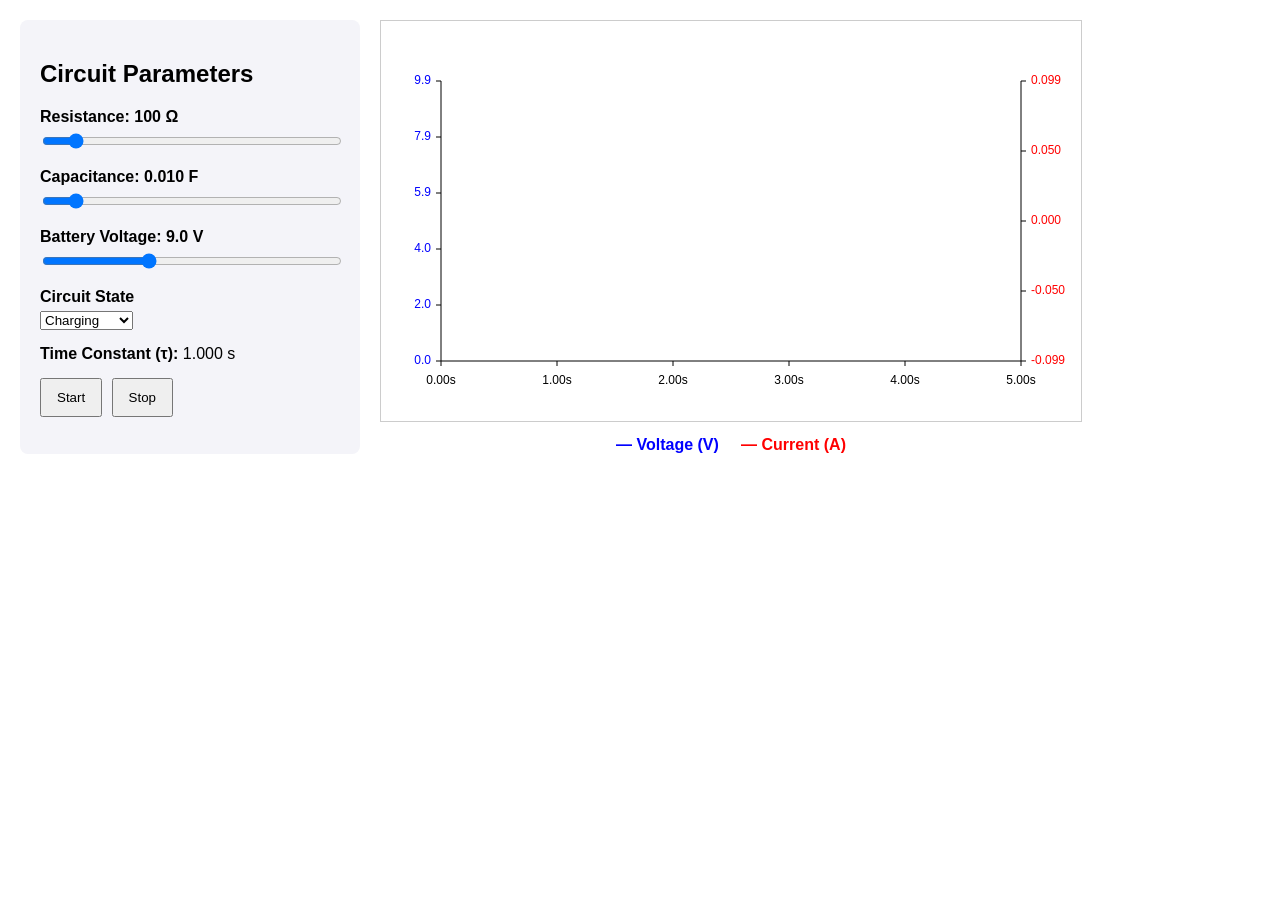
<file: PH2FL26/RC-Circuit-Simulation.html>
<!DOCTYPE html>
<html lang="en"><head>
<meta http-equiv="content-type" content="text/html; charset=UTF-8">
    <meta charset="UTF-8">
    <meta name="viewport" content="width=device-width, initial-scale=1.0">
    <title>RC Circuit Simulation</title>
    <style>
        body { font-family: Arial, sans-serif; display: flex; margin: 0; padding: 20px; }
        .sidebar { width: 300px; padding: 20px; background-color: #f4f4f9; border-radius: 8px; }
        .main { margin-left: 20px; }
        .control-group { margin-bottom: 15px; }
        label { display: block; font-weight: bold; margin-bottom: 5px; }
        input[type="range"] { width: 100%; }
        canvas { background-color: #fff; border: 1px solid #ccc; }
        button { padding: 10px 15px; margin-right: 5px; cursor: pointer; }
    </style>
</head>
<body>

<div class="sidebar">
    <h2>Circuit Parameters</h2>
    
    <div class="control-group">
        <label>Resistance: <span id="rVal">100</span> Ω</label>
        <input type="range" id="res" min="10" max="1000" value="100">
    </div>

    <div class="control-group">
        <label>Capacitance: <span id="cVal">0.010</span> F</label>
        <input type="range" id="cap" min="1" max="100" value="10">
    </div>

    <div class="control-group">
        <label>Battery Voltage: <span id="vVal">9.0</span> V</label>
        <input type="range" id="volt" min="10" max="240" value="90">
    </div>

    <div class="control-group">
        <label>Circuit State</label>
        <select id="mode">
            <option value="charging" selected="selected">Charging</option>
            <option value="discharging">Discharging</option>
        </select>
    </div>

    <div class="control-group">
        <strong>Time Constant (τ): </strong><span id="tauVal">1.000</span> s
    </div>

    <button id="startBtn">Start</button>
    <button id="stopBtn">Stop</button>
</div>

<div class="main">
    <!-- Increased width to fit the axis numbers -->
    <canvas id="plot" width="700" height="400"></canvas>
    <div style="margin-top: 10px; text-align: center;">
        <span style="color: blue; font-weight: bold;">— Voltage (V)</span> &nbsp;&nbsp;&nbsp;
        <span style="color: red; font-weight: bold;">— Current (A)</span>
    </div>
</div>

<script>
    const canvas = document.getElementById('plot');
    const ctx = canvas.getContext('2d');
    let animationId;
    let time = 0;
    let timeData = [], voltData = [], currData = [];
    
    // Inputs
    const resSlider = document.getElementById('res');
    const capSlider = document.getElementById('cap');
    const voltSlider = document.getElementById('volt');
    const modeSelect = document.getElementById('mode');
    
    let R = parseInt(resSlider.value);
    let C = parseInt(capSlider.value) / 1000;
    let V = parseInt(voltSlider.value) / 10;
    let tau = R * C;
    let isCharging = modeSelect.value === 'charging';
    let maxTime = Math.max(5 * tau, 0.1);
    let isRunning = false;

    function updateLabels() {
        document.getElementById('rVal').innerText = R;
        document.getElementById('cVal').innerText = C.toFixed(3);
        document.getElementById('vVal').innerText = V.toFixed(1);
        document.getElementById('tauVal').innerText = tau.toFixed(3);
    }

    function resetSim() {
        cancelAnimationFrame(animationId);
        time = 0;
        timeData = []; voltData = []; currData = [];
        isRunning = false;
        drawGraph();
    }

    function updateParams() {
        R = parseInt(resSlider.value);
        C = parseInt(capSlider.value) / 1000;
        V = parseInt(voltSlider.value) / 10;
        tau = R * C;
        isCharging = modeSelect.value === 'charging';
        maxTime = Math.max(5 * tau, 0.1);
        updateLabels();
        resetSim();
    }

    [resSlider, capSlider, voltSlider, modeSelect].forEach(el => {
        el.addEventListener('input', updateParams);
    });

    document.getElementById('startBtn').addEventListener('click', () => {
        if (!isRunning) {
            resetSim();
            isRunning = true;
            stepSim();
        }
    });

    document.getElementById('stopBtn').addEventListener('click', () => {
        isRunning = false;
    });

    function stepSim() {
        if (!isRunning || time > maxTime) return;

        let v_curr, i_curr;
        if (isCharging) {
            v_curr = V * (1 - Math.exp(-time / tau));
            i_curr = (V / R) * Math.exp(-time / tau);
        } else {
            v_curr = V * Math.exp(-time / tau);
            i_curr = -(V / R) * Math.exp(-time / tau);
        }

        timeData.push(time);
        voltData.push(v_curr);
        currData.push(i_curr);

        drawGraph();
        time += maxTime / 100;

        setTimeout(() => {
            if (isRunning) animationId = requestAnimationFrame(stepSim);
        }, (maxTime * 1000) / 100);
    }

    function drawGraph() {
        ctx.clearRect(0, 0, canvas.width, canvas.height);
        
        // Extra padding so numbers fit on the screen
        let pad = 60; 
        let w = canvas.width - pad * 2;
        let h = canvas.height - pad * 2;
        
        // Draw the black box for the axes
        ctx.beginPath();
        ctx.moveTo(pad, pad); // Top left
        ctx.lineTo(pad, canvas.height - pad); // Bottom left (Voltage axis)
        ctx.lineTo(canvas.width - pad, canvas.height - pad); // Bottom right (Time axis)
        ctx.moveTo(canvas.width - pad, pad); // Top right
        ctx.lineTo(canvas.width - pad, canvas.height - pad); // Right side (Current axis)
        ctx.strokeStyle = '#000'; 
        ctx.stroke();

        // Setup font for numbers
        ctx.font = "12px Arial";
        ctx.textBaseline = "middle";

        // X-Axis Labels (Time)
        ctx.fillStyle = "black";
        ctx.textAlign = "center";
        for (let i = 0; i <= 5; i++) {
            let tVal = (i / 5) * maxTime;
            let x = pad + (i / 5) * w;
            ctx.fillText(tVal.toFixed(2) + "s", x, canvas.height - pad + 20);
            
            // Draw a tiny tick mark
            ctx.beginPath(); 
            ctx.moveTo(x, canvas.height - pad); 
            ctx.lineTo(x, canvas.height - pad + 5); 
            ctx.stroke();
        }

        let maxI = V / R;

        // Left Y-Axis Labels (Voltage)
        ctx.textAlign = "right";
        ctx.fillStyle = "blue";
        for (let i = 0; i <= 5; i++) {
            let vVal = (i / 5) * (V * 1.1);
            let y = (canvas.height - pad) - (i / 5) * h;
            ctx.fillText(vVal.toFixed(1), pad - 10, y);
            
            // Tick mark
            ctx.beginPath(); 
            ctx.moveTo(pad - 5, y); 
            ctx.lineTo(pad, y); 
            ctx.strokeStyle = '#000'; 
            ctx.stroke();
        }

        // Right Y-Axis Labels (Current)
        ctx.textAlign = "left";
        ctx.fillStyle = "red";
        let yCenter = canvas.height / 2;
        for (let i = -2; i <= 2; i++) {
            let iVal = (i / 2) * (maxI * 1.1);
            let y = yCenter - (i / 2) * (h / 2);
            ctx.fillText(iVal.toFixed(3), canvas.width - pad + 10, y);
            
            // Tick mark
            ctx.beginPath(); 
            ctx.moveTo(canvas.width - pad, y); 
            ctx.lineTo(canvas.width - pad + 5, y); 
            ctx.strokeStyle = '#000'; 
            ctx.stroke();
        }

        if (timeData.length === 0) return;

        // Draw Voltage Curve (Blue)
        ctx.beginPath();
        ctx.strokeStyle = 'blue';
        for (let i = 0; i < timeData.length; i++) {
            let x = pad + (timeData[i] / maxTime) * w;
            let y = (canvas.height - pad) - (voltData[i] / (V * 1.1)) * h;
            i === 0 ? ctx.moveTo(x, y) : ctx.lineTo(x, y);
        }
        ctx.stroke();

        // Draw Current Curve (Red)
        ctx.beginPath();
        ctx.strokeStyle = 'red';
        for (let i = 0; i < timeData.length; i++) {
            let x = pad + (timeData[i] / maxTime) * w;
            let y = yCenter - (currData[i] / (maxI * 1.1)) * (h / 2);
            i === 0 ? ctx.moveTo(x, y) : ctx.lineTo(x, y);
        }
        ctx.stroke();
    }

    updateParams();
</script>


</body></html>
</file>
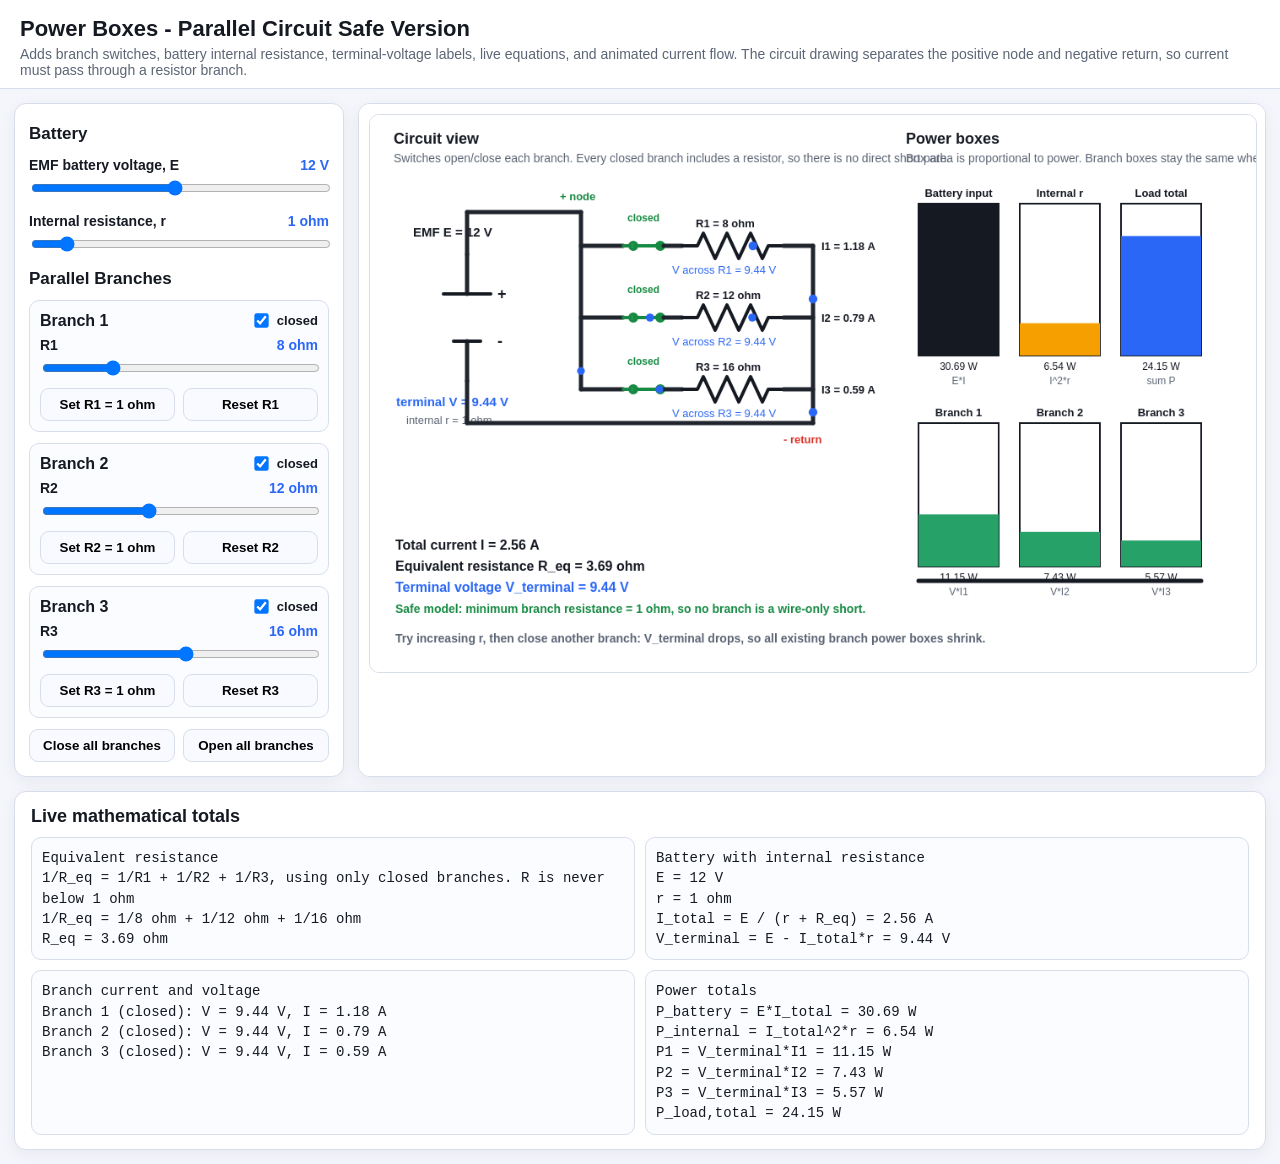
<file: PH2SM26/AIAssistedofaParallelCircuitPowerBoxSimulation.html>
<!DOCTYPE html>
<html lang="en">
<head>
  <meta charset="UTF-8" />
  <meta name="viewport" content="width=device-width, initial-scale=1.0" />
  <title>Safe Power Boxes - Parallel Circuit</title>
  <style>
    :root {
      --bg: #f4f6fb;
      --panel: #ffffff;
      --ink: #151922;
      --muted: #5c6575;
      --border: #d7deea;
      --accent: #2b67f6;
      --danger: #d93025;
      --warn: #f59f00;
      --wire: #20242c;
    }

    body {
      margin: 0;
      font-family: Arial, Helvetica, sans-serif;
      background: var(--bg);
      color: var(--ink);
    }

    header {
      padding: 16px 20px 10px;
      background: var(--panel);
      border-bottom: 1px solid var(--border);
    }

    h1 {
      margin: 0;
      font-size: 22px;
    }

    .subtitle {
      margin-top: 4px;
      color: var(--muted);
      font-size: 14px;
    }

    main {
      display: grid;
      grid-template-columns: 330px minmax(650px, 1fr);
      gap: 14px;
      padding: 14px;
    }

    .card {
      background: var(--panel);
      border: 1px solid var(--border);
      border-radius: 12px;
      box-shadow: 0 4px 16px rgba(20, 30, 60, 0.06);
    }

    .controls {
      padding: 14px;
    }

    .controls h2 {
      margin: 6px 0 10px;
      font-size: 17px;
    }

    .control-row {
      margin: 13px 0;
    }

    label {
      display: flex;
      justify-content: space-between;
      align-items: baseline;
      font-weight: 700;
      font-size: 14px;
      gap: 8px;
    }

    .value {
      font-weight: 700;
      color: var(--accent);
      white-space: nowrap;
    }

    input[type="range"] {
      width: 100%;
      margin-top: 7px;
    }

    .branch-card {
      border: 1px solid var(--border);
      border-radius: 10px;
      padding: 10px;
      margin: 11px 0;
      background: #fbfcff;
    }

    .branch-top {
      display: flex;
      justify-content: space-between;
      align-items: center;
      margin-bottom: 7px;
    }

    .toggle {
      display: inline-flex;
      align-items: center;
      gap: 6px;
      font-weight: 700;
      font-size: 13px;
    }

    .toggle input {
      transform: scale(1.1);
    }

    .button-row {
      display: grid;
      grid-template-columns: 1fr 1fr;
      gap: 8px;
      margin-top: 8px;
    }

    button {
      border: 1px solid var(--border);
      border-radius: 9px;
      background: #f8faff;
      padding: 8px 10px;
      font-weight: 700;
      cursor: pointer;
    }

    button:hover {
      background: #eef3ff;
    }

    .sim-wrap {
      padding: 10px;
      overflow: auto;
    }

    canvas {
      width: 100%;
      max-width: 1050px;
      height: auto;
      display: block;
      margin: 0 auto;
      background: #ffffff;
      border-radius: 10px;
      border: 1px solid var(--border);
    }

    .equations {
      grid-column: 1 / -1;
      padding: 14px 16px;
    }

    .equations h2 {
      margin: 0 0 10px;
      font-size: 18px;
    }

    .eq-grid {
      display: grid;
      grid-template-columns: repeat(2, minmax(280px, 1fr));
      gap: 10px;
    }

    .eq {
      border: 1px solid var(--border);
      border-radius: 10px;
      padding: 10px;
      background: #fbfcff;
      font-family: "Courier New", monospace;
      font-size: 14px;
      line-height: 1.45;
      white-space: pre-wrap;
    }

    .notice {
      margin-top: 10px;
      padding: 10px;
      border-radius: 10px;
      background: #fff4e6;
      border: 1px solid #ffd8a8;
      color: #7a4b00;
      font-weight: 700;
      display: none;
    }

    .notice.show {
      display: block;
    }

    @media (max-width: 900px) {
      main {
        grid-template-columns: 1fr;
      }
      .equations {
        grid-column: 1;
      }
      .eq-grid {
        grid-template-columns: 1fr;
      }
    }
  </style>
</head>
<body>
  <header>
    <h1>Power Boxes - Parallel Circuit Safe Version</h1>
    <div class="subtitle">
      Adds branch switches, battery internal resistance, terminal-voltage labels, live equations, and animated current flow. The circuit drawing separates the positive node and negative return, so current must pass through a resistor branch.
    </div>
  </header>

  <main>
    <section class="card controls">
      <h2>Battery</h2>

      <div class="control-row">
        <label for="emf">EMF battery voltage, E <span class="value" id="emfVal"></span></label>
        <input id="emf" type="range" min="1" max="24" step="0.1" value="12" />
      </div>

      <div class="control-row">
        <label for="internalR">Internal resistance, r <span class="value" id="internalRVal"></span></label>
        <input id="internalR" type="range" min="0" max="10" step="0.1" value="1" />
      </div>

      <h2>Parallel Branches</h2>

      <div class="branch-card">
        <div class="branch-top">
          <strong>Branch 1</strong>
          <label class="toggle"><input id="closed0" type="checkbox" checked /> closed</label>
        </div>
        <label for="r0">R1 <span class="value" id="r0Val"></span></label>
        <input id="r0" type="range" min="1" max="30" step="0.1" value="8" />
        <div class="button-row">
          <button id="short0">Set R1 = 1 ohm</button>
          <button id="normal0">Reset R1</button>
        </div>
      </div>

      <div class="branch-card">
        <div class="branch-top">
          <strong>Branch 2</strong>
          <label class="toggle"><input id="closed1" type="checkbox" checked /> closed</label>
        </div>
        <label for="r1">R2 <span class="value" id="r1Val"></span></label>
        <input id="r1" type="range" min="1" max="30" step="0.1" value="12" />
        <div class="button-row">
          <button id="short1">Set R2 = 1 ohm</button>
          <button id="normal1">Reset R2</button>
        </div>
      </div>

      <div class="branch-card">
        <div class="branch-top">
          <strong>Branch 3</strong>
          <label class="toggle"><input id="closed2" type="checkbox" checked /> closed</label>
        </div>
        <label for="r2">R3 <span class="value" id="r2Val"></span></label>
        <input id="r2" type="range" min="1" max="30" step="0.1" value="16" />
        <div class="button-row">
          <button id="short2">Set R3 = 1 ohm</button>
          <button id="normal2">Reset R3</button>
        </div>
      </div>

      <div class="button-row">
        <button id="allClosed">Close all branches</button>
        <button id="allOpen">Open all branches</button>
      </div>

      <div class="notice" id="notice"></div>
    </section>

    <section class="card sim-wrap">
      <canvas id="simCanvas" width="1050" height="660"></canvas>
    </section>

    <section class="card equations">
      <h2>Live mathematical totals</h2>
      <div class="eq-grid">
        <div class="eq" id="eqReq"></div>
        <div class="eq" id="eqBattery"></div>
        <div class="eq" id="eqBranches"></div>
        <div class="eq" id="eqPower"></div>
      </div>
    </section>
  </main>

  <script>
    const canvas = document.getElementById("simCanvas");
    const ctx = canvas.getContext("2d");

    const els = {
      emf: document.getElementById("emf"),
      internalR: document.getElementById("internalR"),
      emfVal: document.getElementById("emfVal"),
      internalRVal: document.getElementById("internalRVal"),
      notice: document.getElementById("notice"),
      req: document.getElementById("eqReq"),
      battery: document.getElementById("eqBattery"),
      branches: document.getElementById("eqBranches"),
      power: document.getElementById("eqPower"),
      r: [
        document.getElementById("r0"),
        document.getElementById("r1"),
        document.getElementById("r2")
      ],
      rVal: [
        document.getElementById("r0Val"),
        document.getElementById("r1Val"),
        document.getElementById("r2Val")
      ],
      closed: [
        document.getElementById("closed0"),
        document.getElementById("closed1"),
        document.getElementById("closed2")
      ]
    };

    const resetR = [8, 12, 16];
    let phase = 0;

    function fmt(x, unit = "", digits = 2) {
      if (x === Infinity) return "infinity" + (unit ? " " + unit : "");
      if (Number.isNaN(x)) return "undefined";
      if (Math.abs(x) < 0.00001) return "0" + (unit ? " " + unit : "");
      const text = Number(x).toFixed(digits).replace(/\.?0+$/, "");
      return text + (unit ? " " + unit : "");
    }

    function branchName(i) {
      return "R" + (i + 1);
    }

    function getState() {
      return {
        E: Number(els.emf.value),
        rInternal: Number(els.internalR.value),
        // Clamp resistance to at least 1 ohm so the submitted version is not a short circuit.
        R: els.r.map(el => Math.max(1, Number(el.value))),
        closed: els.closed.map(el => el.checked)
      };
    }

    function calculate() {
      const s = getState();
      const zeroBranches = [];
      const activeNonZero = [];

      for (let i = 0; i < 3; i++) {
        if (!s.closed[i]) continue;
        if (s.R[i] <= 0.00001) zeroBranches.push(i);
        else activeNonZero.push(i);
      }

      const calc = {
        ...s,
        zeroBranches,
        idealShort: false,
        allOpen: zeroBranches.length === 0 && activeNonZero.length === 0,
        Req: Infinity,
        Itotal: 0,
        Vterminal: s.E,
        currents: [0, 0, 0],
        powers: [0, 0, 0],
        Pinternal: 0,
        Pbattery: 0,
        PloadTotal: 0
      };

      if (calc.allOpen) {
        return calc;
      }

      if (zeroBranches.length > 0) {
        calc.Req = 0;
        calc.Vterminal = 0;

        if (s.rInternal <= 0.00001) {
          calc.idealShort = true;
          calc.Itotal = Infinity;
          for (const i of zeroBranches) calc.currents[i] = Infinity;
          calc.Pbattery = Infinity;
          calc.Pinternal = Infinity;
          return calc;
        }

        calc.Itotal = s.E / s.rInternal;
        const split = calc.Itotal / zeroBranches.length;
        for (const i of zeroBranches) calc.currents[i] = split;
        calc.Pinternal = calc.Itotal * calc.Itotal * s.rInternal;
        calc.Pbattery = s.E * calc.Itotal;
        return calc;
      }

      let conductance = 0;
      for (const i of activeNonZero) {
        conductance += 1 / s.R[i];
      }

      calc.Req = 1 / conductance;
      calc.Itotal = s.E / (s.rInternal + calc.Req);
      calc.Vterminal = s.E - calc.Itotal * s.rInternal;

      for (const i of activeNonZero) {
        calc.currents[i] = calc.Vterminal / s.R[i];
        calc.powers[i] = calc.Vterminal * calc.currents[i];
      }

      calc.PloadTotal = calc.powers.reduce((a, b) => a + b, 0);
      calc.Pinternal = calc.Itotal * calc.Itotal * s.rInternal;
      calc.Pbattery = s.E * calc.Itotal;

      return calc;
    }

    function updateText(calc) {
      els.emfVal.textContent = fmt(calc.E, "V", 1);
      els.internalRVal.textContent = fmt(calc.rInternal, "ohm", 1);

      for (let i = 0; i < 3; i++) {
        els.rVal[i].textContent = fmt(calc.R[i], "ohm", 1);
      }

      if (calc.idealShort) {
        els.notice.textContent =
          "Ideal short circuit: a closed branch has R = 0 ohm while internal resistance is also 0 ohm. The ideal model predicts infinite current, so the animation is capped only for display.";
        els.notice.classList.add("show");
      } else if (calc.zeroBranches.length > 0) {
        els.notice.textContent =
          "Short circuit: a closed branch has R = 0 ohm. Terminal voltage drops to 0 V, normal resistor branches receive 0 V, and current bypasses them through the short path.";
        els.notice.classList.add("show");
      } else if (calc.allOpen) {
        els.notice.textContent =
          "All branches are open. No current flows, so all power boxes shrink to zero.";
        els.notice.classList.add("show");
      } else {
        els.notice.classList.remove("show");
      }

      const terms = [];
      for (let i = 0; i < 3; i++) {
        if (!calc.closed[i]) terms.push("branch " + (i + 1) + " open");
        else if (calc.R[i] <= 0.00001) terms.push("1/0 -> short");
        else terms.push("1/" + fmt(calc.R[i], "ohm", 1));
      }

      let reqLine;
      if (calc.allOpen) {
        reqLine = "R_eq = infinity ohm because every branch is open";
      } else if (calc.zeroBranches.length > 0) {
        reqLine = "R_eq = 0 ohm because at least one closed branch is a short";
      } else {
        reqLine = "1/R_eq = " + terms.filter(t => !t.includes("open")).join(" + ") +
          "\nR_eq = " + fmt(calc.Req, "ohm", 2);
      }

      els.req.textContent =
        "Equivalent resistance\n" +
        "1/R_eq = 1/R1 + 1/R2 + 1/R3, using only closed branches. R is never below 1 ohm\n" +
        reqLine;

      els.battery.textContent =
        "Battery with internal resistance\n" +
        "E = " + fmt(calc.E, "V", 1) + "\n" +
        "r = " + fmt(calc.rInternal, "ohm", 1) + "\n" +
        "I_total = E / (r + R_eq) = " + fmt(calc.Itotal, "A", 2) + "\n" +
        "V_terminal = E - I_total*r = " + fmt(calc.Vterminal, "V", 2);

      let branchLines = "Branch current and voltage\n";
      for (let i = 0; i < 3; i++) {
        const status = calc.closed[i] ? "closed" : "open";
        const shortText = calc.closed[i] && calc.R[i] <= 0.00001 ? ", short" : "";
        branchLines +=
          "Branch " + (i + 1) + " (" + status + shortText + "): " +
          "V = " + fmt(calc.closed[i] ? calc.Vterminal : 0, "V", 2) +
          ", I = " + fmt(calc.currents[i], "A", 2) + "\n";
      }
      els.branches.textContent = branchLines.trim();

      let powerLines = "Power totals\n";
      powerLines += "P_battery = E*I_total = " + fmt(calc.Pbattery, "W", 2) + "\n";
      powerLines += "P_internal = I_total^2*r = " + fmt(calc.Pinternal, "W", 2) + "\n";
      for (let i = 0; i < 3; i++) {
        powerLines +=
          "P" + (i + 1) + " = V_terminal*I" + (i + 1) +
          " = " + fmt(calc.powers[i], "W", 2) + "\n";
      }
      powerLines += "P_load,total = " + fmt(calc.PloadTotal, "W", 2);
      els.power.textContent = powerLines;
    }

    function drawWire(x1, y1, x2, y2, width = 5) {
      ctx.strokeStyle = "#20242c";
      ctx.lineWidth = width;
      ctx.lineCap = "round";
      ctx.beginPath();
      ctx.moveTo(x1, y1);
      ctx.lineTo(x2, y2);
      ctx.stroke();
    }

    function drawText(text, x, y, options = {}) {
      ctx.save();
      ctx.fillStyle = options.color || "#151922";
      ctx.font = options.font || "14px Arial";
      ctx.textAlign = options.align || "left";
      ctx.textBaseline = options.baseline || "alphabetic";
      ctx.fillText(text, x, y);
      ctx.restore();
    }

    function drawBattery(x, y, E, rInternal, Vterminal) {
      drawWire(x, y - 75, x, y - 28);
      drawWire(x, y + 28, x, y + 75);

      ctx.strokeStyle = "#151922";
      ctx.lineWidth = 4;
      ctx.beginPath();
      ctx.moveTo(x - 28, y - 28);
      ctx.lineTo(x + 28, y - 28);
      ctx.moveTo(x - 16, y + 28);
      ctx.lineTo(x + 16, y + 28);
      ctx.stroke();

      drawText("+", x + 36, y - 22, {font: "bold 18px Arial"});
      drawText("-", x + 36, y + 34, {font: "bold 18px Arial"});
      drawText("EMF E = " + fmt(E, "V", 1), x - 64, y - 96, {font: "bold 15px Arial"});
      drawText("terminal V = " + fmt(Vterminal, "V", 2), x - 84, y + 105, {font: "bold 15px Arial", color: "#2b67f6"});
      drawText("internal r = " + fmt(rInternal, "ohm", 1), x - 72, y + 126, {font: "13px Arial", color: "#5c6575"});
    }

    function drawSwitch(x, y, closed) {
      ctx.save();
      ctx.strokeStyle = closed ? "#168a42" : "#d93025";
      ctx.lineWidth = 4;
      ctx.lineCap = "round";

      // Short leads so the switch clearly connects to the wire on both sides.
      ctx.beginPath();
      ctx.moveTo(x - 28, y);
      ctx.lineTo(x - 20, y);
      ctx.moveTo(x + 20, y);
      ctx.lineTo(x + 28, y);
      ctx.stroke();

      // Switch contact points
      ctx.beginPath();
      ctx.arc(x - 16, y, 4, 0, Math.PI * 2);
      ctx.arc(x + 16, y, 4, 0, Math.PI * 2);
      ctx.stroke();

      // Switch bar
      ctx.beginPath();
      ctx.moveTo(x - 16, y);
      if (closed) ctx.lineTo(x + 16, y);
      else ctx.lineTo(x + 10, y - 20);
      ctx.stroke();

      drawText(closed ? "closed" : "open", x - 23, y - 29, {
        font: "bold 12px Arial",
        color: closed ? "#168a42" : "#d93025"
      });
      ctx.restore();
    }

    function drawResistor(x, y, label, R, voltage, isShort) {
      ctx.save();

      // These terminals match the branch wires in drawCircuit().
      // This keeps the resistor smoothly connected instead of looking offset.
      const leftTerminal = x - 60;
      const rightTerminal = x + 60;
      const zigLeft = x - 42;
      const zigRight = x + 42;
      const segments = 6;
      const segW = (zigRight - zigLeft) / segments;

      if (isShort) {
        ctx.strokeStyle = "#d93025";
        ctx.lineWidth = 7;
        ctx.lineCap = "round";
        ctx.beginPath();
        ctx.moveTo(leftTerminal, y);
        ctx.lineTo(rightTerminal, y);
        ctx.stroke();

        const pulse = 0.45 + 0.35 * Math.sin(phase * 0.25);
        ctx.strokeStyle = "rgba(217, 48, 37, " + pulse + ")";
        ctx.lineWidth = 14;
        ctx.beginPath();
        ctx.moveTo(leftTerminal - 4, y);
        ctx.lineTo(rightTerminal + 4, y);
        ctx.stroke();

        drawText(label + " = 0 ohm SHORT", x - 63, y - 18, {font: "bold 13px Arial", color: "#d93025"});
      } else {
        ctx.strokeStyle = "#151922";
        ctx.lineWidth = 4;
        ctx.lineCap = "round";
        ctx.lineJoin = "round";

        ctx.beginPath();

        // Left straight lead
        ctx.moveTo(leftTerminal, y);
        ctx.lineTo(zigLeft, y);

        // Centered zig-zag resistor
        for (let k = 0; k < segments; k++) {
          const px = zigLeft + k * segW;
          ctx.lineTo(px + segW / 2, y + (k % 2 === 0 ? -15 : 15));
          ctx.lineTo(px + segW, y);
        }

        // Right straight lead
        ctx.lineTo(rightTerminal, y);
        ctx.stroke();

        drawText(label + " = " + fmt(R, "ohm", 1), x - 44, y - 22, {font: "bold 13px Arial"});
      }

      drawText("V across " + label + " = " + fmt(voltage, "V", 2), x - 72, y + 33, {
        font: "13px Arial",
        color: "#2b67f6"
      });

      ctx.restore();
    }

    function drawElectronOnPath(points, t, speed, active, intensity = 1) {
      if (!active) return;

      const totalSegments = [];
      let totalLen = 0;
      for (let i = 0; i < points.length - 1; i++) {
        const a = points[i], b = points[i + 1];
        const len = Math.hypot(b.x - a.x, b.y - a.y);
        totalSegments.push({a, b, len});
        totalLen += len;
      }

      let d = ((t * speed) % totalLen + totalLen) % totalLen;
      for (const seg of totalSegments) {
        if (d <= seg.len) {
          const u = d / seg.len;
          const x = seg.a.x + (seg.b.x - seg.a.x) * u;
          const y = seg.a.y + (seg.b.y - seg.a.y) * u;

          ctx.save();
          ctx.fillStyle = intensity > 1.5 ? "#d93025" : "#2b67f6";
          ctx.beginPath();
          ctx.arc(x, y, 4 + Math.min(intensity, 3), 0, Math.PI * 2);
          ctx.fill();
          ctx.restore();
          return;
        }
        d -= seg.len;
      }
    }

    function drawPowerBox(x, y, w, h, label, power, maxPower, color, extraLabel = "") {
      ctx.save();

      ctx.strokeStyle = "#151922";
      ctx.lineWidth = 2;
      ctx.strokeRect(x, y, w, h);

      let frac = 0;
      if (power === Infinity) frac = 1;
      else if (maxPower > 0) frac = Math.min(power / maxPower, 1);

      const fillH = h * frac;
      ctx.fillStyle = color;
      ctx.fillRect(x, y + h - fillH, w, fillH);

      ctx.fillStyle = "#151922";
      ctx.font = "bold 13px Arial";
      ctx.textAlign = "center";
      ctx.fillText(label, x + w / 2, y - 8);

      ctx.font = "12px Arial";
      ctx.fillText(fmt(power, "W", 2), x + w / 2, y + h + 17);
      if (extraLabel) {
        ctx.fillStyle = "#5c6575";
        ctx.fillText(extraLabel, x + w / 2, y + h + 34);
      }

      ctx.restore();
    }

    function drawCircuit(calc) {
      ctx.clearRect(0, 0, canvas.width, canvas.height);

      ctx.fillStyle = "#ffffff";
      ctx.fillRect(0, 0, canvas.width, canvas.height);

      drawText("Circuit view", 28, 34, {font: "bold 18px Arial"});
      drawText("Switches open/close each branch. Every closed branch includes a resistor, so there is no direct short path.", 28, 56, {
        font: "14px Arial",
        color: "#5c6575"
      });

      const leftX = 115;
      const topY = 115;
      const botY = 365;
      const leftBusX = 250;
      const rightBusX = 525;
      const branchYs = [155, 240, 325];

      drawBattery(leftX, (topY + botY) / 2, calc.E, calc.rInternal, calc.Vterminal);

      // Corrected circuit layout:
      // Positive terminal connects only to the left branch bus.
      // Negative terminal connects only to the right return bus.
      // There is no full wire loop around the resistors.
      drawWire(leftX, topY, leftBusX, topY);
      drawWire(leftX, topY, leftX, 165);
      drawWire(leftBusX, topY, leftBusX, branchYs[2]);

      drawWire(rightBusX, branchYs[0], rightBusX, botY);
      drawWire(leftX, botY, rightBusX, botY);
      drawWire(leftX, 315, leftX, botY);

      drawText("+ node", leftBusX - 25, topY - 14, {font: "bold 13px Arial", color: "#168a42"});
      drawText("- return", rightBusX - 35, botY + 24, {font: "bold 13px Arial", color: "#d93025"});

      for (let i = 0; i < 3; i++) {
        const y = branchYs[i];

        drawWire(leftBusX, y, 300, y);

        drawSwitch(328, y, calc.closed[i]);

        if (calc.closed[i]) drawWire(348, y, 370, y);
        else {
          drawWire(348, y, 364, y);
        }

        const isShort = calc.closed[i] && calc.R[i] <= 0.00001;
        drawResistor(430, y, "R" + (i + 1), calc.R[i], calc.closed[i] ? calc.Vterminal : 0, isShort);

        drawWire(490, y, rightBusX, y);

        const currentLabel = calc.currents[i] === Infinity ? "infinity A" : fmt(calc.currents[i], "A", 2);
        drawText("I" + (i + 1) + " = " + currentLabel, 535, y + 5, {
          font: "bold 13px Arial",
          color: isShort ? "#d93025" : "#151922"
        });

        const active = calc.closed[i] && (calc.currents[i] > 0 || calc.currents[i] === Infinity);
        const visualI = calc.currents[i] === Infinity ? 8 : Math.min(Math.abs(calc.currents[i]), 8);
        const speed = 1.0 + visualI * 0.35;
        const dots = calc.currents[i] === Infinity ? 8 : Math.max(2, Math.ceil(visualI + 1));
        const path = [
          {x: leftX, y: topY},
          {x: leftBusX, y: topY},
          {x: leftBusX, y},
          {x: 300, y},
          {x: rightBusX, y},
          {x: rightBusX, y: botY},
          {x: leftX, y: botY},
          {x: leftX, y: topY}
        ];
        for (let d = 0; d < dots; d++) {
          drawElectronOnPath(path, phase * 4 + d * 95, speed, active, visualI);
        }
      }

      if (calc.zeroBranches.length > 0) {
        const pulse = 0.55 + 0.35 * Math.sin(phase * 0.2);
        ctx.save();
        ctx.fillStyle = "rgba(217, 48, 37, " + pulse + ")";
        ctx.font = "bold 22px Arial";
        ctx.fillText("SHORT CIRCUIT", 300, 410);
        ctx.font = "14px Arial";
        ctx.fillText("Terminal voltage collapses to 0 V, so normal branches lose power.", 300, 434);
        ctx.restore();
      }

      drawText("Power boxes", 635, 34, {font: "bold 18px Arial"});
      drawText("Box area is proportional to power. Branch boxes stay the same when another ideal branch is opened/closed unless internal resistance changes terminal voltage.", 635, 56, {
        font: "14px Arial",
        color: "#5c6575"
      });

      const finitePowers = [
        calc.Pbattery,
        calc.Pinternal,
        calc.PloadTotal,
        ...calc.powers
      ].filter(p => p !== Infinity && !Number.isNaN(p));
      const maxPower = calc.idealShort ? 1 : Math.max(1, ...finitePowers);

      drawPowerBox(650, 105, 95, 180, "Battery input", calc.Pbattery, maxPower, "#151922", "E*I");
      drawPowerBox(770, 105, 95, 180, "Internal r", calc.Pinternal, maxPower, "#f59f00", "I^2*r");
      drawPowerBox(890, 105, 95, 180, "Load total", calc.PloadTotal, maxPower, "#2b67f6", "sum P");

      for (let i = 0; i < 3; i++) {
        const y = 365;
        drawPowerBox(650 + i * 120, y, 95, 170, "Branch " + (i + 1), calc.powers[i], maxPower, "#26a269", "V*I" + (i + 1));
      }

      ctx.save();
      ctx.strokeStyle = "#151922";
      ctx.lineWidth = 5;
      ctx.beginPath();
      ctx.moveTo(650, 552);
      ctx.lineTo(985, 552);
      ctx.stroke();
      ctx.restore();

      drawText("Total current I = " + fmt(calc.Itotal, "A", 2), 30, 515, {font: "bold 16px Arial"});
      drawText("Equivalent resistance R_eq = " + fmt(calc.Req, "ohm", 2), 30, 540, {font: "bold 16px Arial"});
      drawText("Terminal voltage V_terminal = " + fmt(calc.Vterminal, "V", 2), 30, 565, {font: "bold 16px Arial", color: "#2b67f6"});
      drawText("Safe model: minimum branch resistance = 1 ohm, so no branch is a wire-only short.", 30, 590, {font: "bold 14px Arial", color: "#168a42"});

      if (calc.rInternal > 0 && calc.zeroBranches.length === 0 && !calc.allOpen) {
        drawText("Try increasing r, then close another branch: V_terminal drops, so all existing branch power boxes shrink.", 30, 625, {
          font: "bold 14px Arial",
          color: "#5c6575"
        });
      }
    }

    function update() {
      const calc = calculate();
      updateText(calc);
      drawCircuit(calc);
    }

    function animate() {
      phase += 1;
      update();
      requestAnimationFrame(animate);
    }

    els.emf.addEventListener("input", update);
    els.internalR.addEventListener("input", update);

    for (let i = 0; i < 3; i++) {
      els.r[i].addEventListener("input", update);
      els.closed[i].addEventListener("change", update);

      document.getElementById("short" + i).addEventListener("click", () => {
        els.r[i].value = 1;
        els.closed[i].checked = true;
        update();
      });

      document.getElementById("normal" + i).addEventListener("click", () => {
        els.r[i].value = resetR[i];
        update();
      });
    }

    document.getElementById("allClosed").addEventListener("click", () => {
      for (const c of els.closed) c.checked = true;
      update();
    });

    document.getElementById("allOpen").addEventListener("click", () => {
      for (const c of els.closed) c.checked = false;
      update();
    });

    update();
    animate();
  </script>
</body>
</html>
</file>
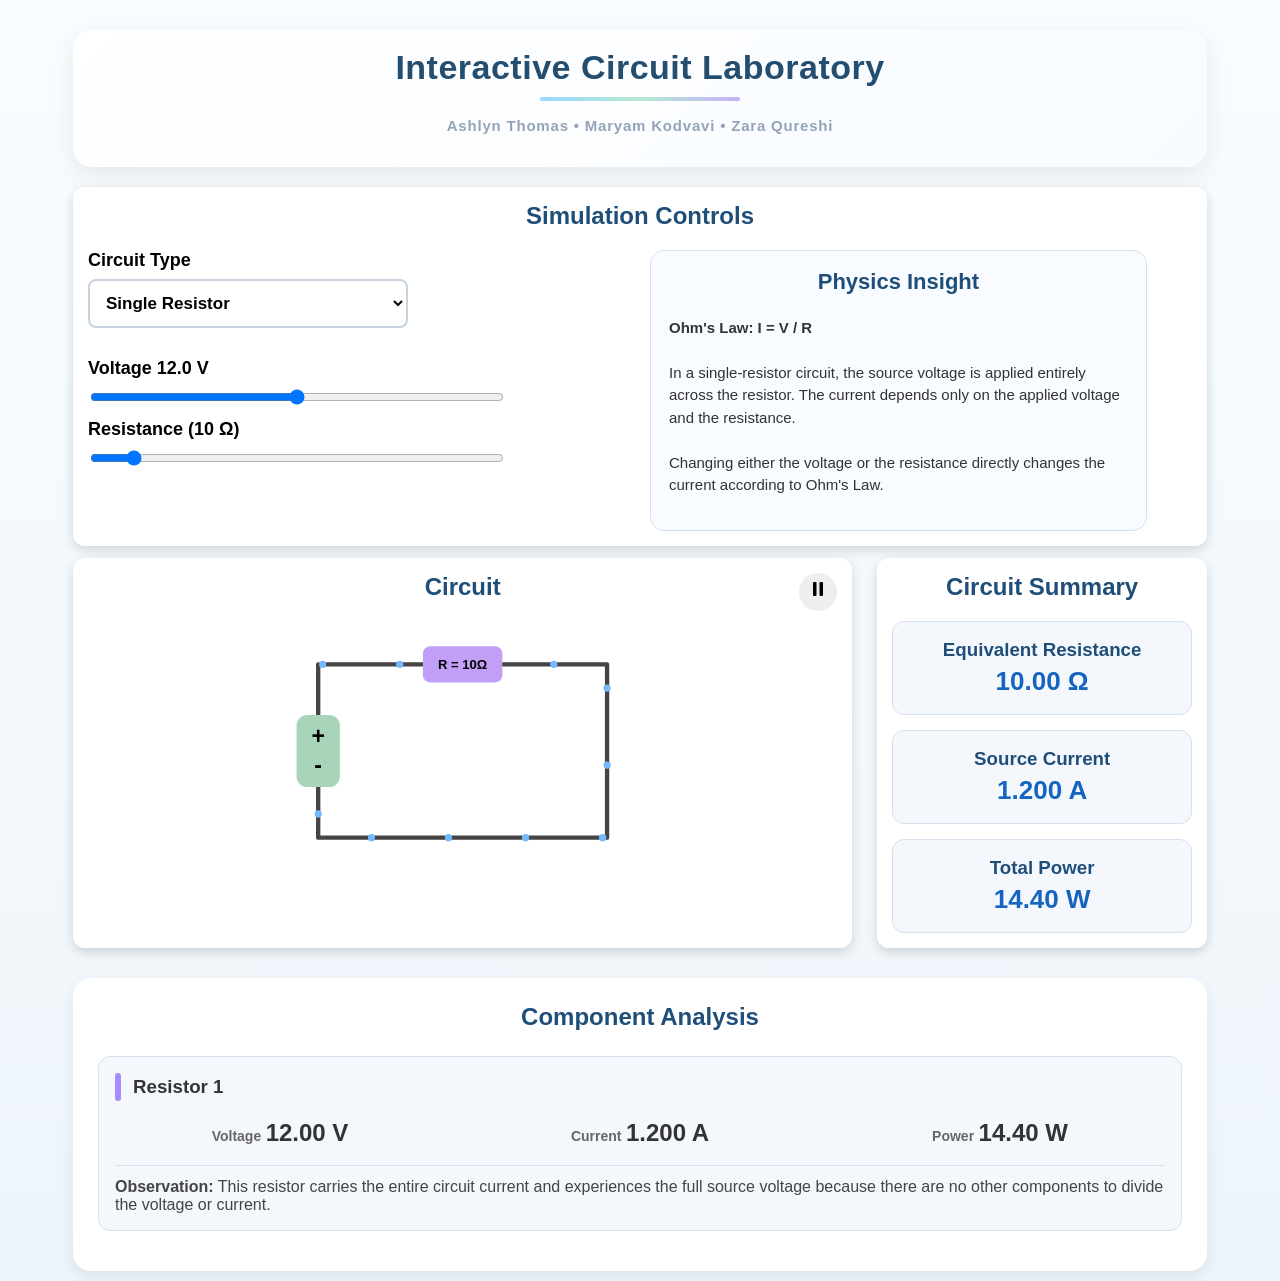
<file: PH2SM26/OhmsLawSim2.html>
<!DOCTYPE html>
<html lang="en">
<head>
<meta charset="UTF-8">
<meta name="viewport" content="width=device-width, initial-scale=1.0">
<title>Interactive Circuit Laboratory</title>
<link rel="stylesheet" href="OhmsLawSim2style.css">
</head>

<body>
<!-- ==========================================
 HEADER
========================================== -->
<header class="hero">
<div class="hero-content">

<h1>
Interactive Circuit Laboratory</h1>

<div class="hero-divider"></div>
</p>

<p class="features">
Ashlyn Thomas • Maryam Kodvavi • Zara Qureshi
</p>
</div>
</header>
<!-- ==========================================
 CONTROLS
========================================== -->

<section class="controls">

<h2>
Simulation Controls</h2>
<div class="controls-layout">
<!-- LEFT CONTROL COLUMN -->
<div class="slider-panel">
<!-- Circuit Selection -->
<div class="control circuit-select">

<label for="circuitType">
Circuit Type
</label>

<select id="circuitType">

<option value="single">
Single Resistor
</option>

<option value="series">
Two Resistors in Series
</option>

<option value="parallel">
Two Resistors in Parallel
</option>
<option value="complex">
Complex Circuit</option>
</select>
</div>
<!-- Voltage -->
<div class="control">

<label for="voltage">
Voltage
<span id="voltageValue">
12.0</span>
V
</label>
<input
type="range"
id="voltage"
min="0"
max="24"
step="0.1"
value="12">
</div>

<!-- Resistance 1 -->
<div class="control">

<label for="resistance1">

<span id="resistance1Label">
Resistance
</span>

(<span id="resistance1Value">10</span> Ω)
</label>
<input
type="range"
id="resistance1"
min="1"
max="100"
step="1"
value="10">
</div>
<!-- Resistance 2 -->

<div
class="control hidden"
id="resistance2Container">
<label for="resistance2">

Resistance 2

(<span id="resistance2Value">20</span> Ω)
</label>
<input
type="range"
id="resistance2"
min="1"
max="100"
step="1"
value="20">
</div>
<!-- Complex Circuit Resistors -->
<div class="control hidden" id="resistance3Container">
<label for="resistance3">
Resistance 3
(<span id="resistance3Value">20</span> Ω)
</label>

<input
type="range"
id="resistance3"
min="5"
max="100"
value="20"
>
</div>
<div class="control hidden" id="resistance4Container">
<label for="resistance4">
Resistance 4
(<span id="resistance4Value">20</span> Ω)
</label>

<input
type="range"
id="resistance4"
min="5"
max="100"
value="20"
>
</div>
</div>
<!-- RIGHT INSIGHT COLUMN -->

<div class="insight-panel">

<h3>
Physics Insight
</h3>
<p id="insightText">
Adjust the controls to explore how voltage and resistance affect current.
</p>
</div>
</div>
</section>
<!-- ==========================================
 CIRCUIT DISPLAY
========================================== -->

<section class="simulation-area">
<div class="circuit-panel">

<h2>
Circuit</h2>
<button id="flowToggle" class="flow-button">
<svg id="flowIcon"
 width="18"
 height="18"
 viewBox="0 0 18 18">
<!-- Pause icon -->
<rect x="4" y="2" width="3.5" height="14" rx="1"></rect>
<rect x="10.5" y="2" width="3.5" height="14" rx="1"></rect>
</svg>
</button>
<svg
id="circuitSVG"
viewBox="100 20 700 360">
</svg>
</div>
<div class="value-panel">
<h2>
Circuit Summary</h2>
<div class="value-card">
<h3>
Equivalent Resistance</h3>
<p>
<span id="displayResistance">10</span>
Ω
</p>
</div>
<div class="value-card">
<h3>
Source Current</h3>
<p>
<span id="displayCurrent">1.20</span>
A
</p>
</div>
<div class="value-card">
<h3>
Total Power</h3>
<p>
<span id="displayPower">0.00</span>
W
</p>
</div>
</div>
</section>
<!-- ==========================================
 COMPONENT ANALYSIS
========================================== -->
<section class="analysis-panel">
<h2>Component Analysis</h2>
<div id="r1Card" class="analysis-item">
<div class="analysis-header">
<div class="resistor-indicator r1"></div>
<h3>Resistor 1</h3>
</div>
<div class="analysis-values">
<div>
<span class="label">Voltage</span>
<span id="r1Voltage">-- V</span>
</div>
<div>
<span class="label">Current</span>
<span id="r1Current">-- A</span>
</div>
<div>
<span class="label">Power</span>
<span id="r1Power">-- W</span>
</div>
</div>
<div class="analysis-observation">
<strong>Observation:</strong>
<span id="r1Observation">
Only resistor in the circuit.
</span>
</div>
</div>
<div id="r2Card" class="analysis-item hidden">
<div class="analysis-header">
<div class="resistor-indicator r2"></div>
<h3>Resistor 2</h3>
</div>
<div class="analysis-values">
<div>
<span class="label">Voltage</span>
<span id="r2Voltage">-- V</span></div>
<div>
<span class="label">Current</span>
<span id="r2Current">-- A</span></div>
<div>
<span class="label">Power</span>
<span id="r2Power">-- W</span></div>
</div>
<div class="analysis-observation">
<strong>Observation:</strong>
<span id="r2Observation">
Waiting for data...
</span>
</div>
</div>
<!-- R3 CARD -->
<div id="r3Card" class="analysis-item hidden">
<div class="analysis-header">
<div class="resistor-indicator r3"></div>
<h3>Resistor 3</h3>
</div>

<div class="analysis-values">
<div>
<span class="label">Voltage</span>
<span id="r3Voltage">-- V</span></div>

<div>
<span class="label">Current</span>
<span id="r3Current">-- A</span></div>

<div>
<span class="label">Power</span>
<span id="r3Power">-- W</span></div>
</div>

<div class="analysis-observation">
<strong>Observation:</strong>
<span id="r3Observation">
Waiting for data...
</span>
</div>
</div>
<!-- R4 CARD -->
<div id="r4Card" class="analysis-item hidden">
<div class="analysis-header">
<div class="resistor-indicator r4"></div>
<h3>Resistor 4</h3>
</div>

<div class="analysis-values">
<div>
<span class="label">Voltage</span>
<span id="r4Voltage">-- V</span></div>

<div>
<span class="label">Current</span>
<span id="r4Current">-- A</span></div>

<div>
<span class="label">Power</span>
<span id="r4Power">-- W</span></div>
</div>

<div class="analysis-observation">
<strong>Observation:</strong>
<span id="r4Observation">
Waiting for data...
</span>
</div>
</div>
</section>
<!-- ==========================================
 JAVASCRIPT
========================================== -->

<script src="OhmsLawSim2circuits.js"></script>
<script src="OhmsLawSim2script.js"></script>
</body>
</html>
</file>
<file: PH2SM26/OhmsLawSim2style.css>
/* ==========================================
   GENERAL
========================================== */

*{
    box-sizing:border-box;
}


body{

    margin:0;

    padding:10px;

    font-family:Arial, Helvetica, sans-serif;

     background:linear-gradient(
        180deg,
        #F8FCFF,
        #EEF5FA
    );

}



/* ==========================================
   HEADER
========================================== */

/* ==========================================
   HERO HEADER
========================================== */

.hero{

    width:90%;

    max-width:1200px;

    margin:20px auto;

}



.hero-content{

    background:linear-gradient(
        135deg,
        #ffffff,
        #f7fbff
    );

    border-radius:20px;

    padding:18px 30px;

    text-align:center;

    box-shadow:0 8px 25px rgba(0,0,0,.08);

}



.hero-icon{

    font-size:26px;
margin-bottom:6px;

}



.hero h1{

    margin:0;

    font-size:34px;

    color:#234E70;

    font-weight:700;

    letter-spacing:.5px;

}



.hero-divider{

    width:200px;
height:4px;
margin:10px auto;

    border-radius:20px;

    background:linear-gradient(
    90deg,
    #9AD7FF,
    #B7E8D4,
    #c4b3f7
);

}



.subtitle{

    max-width:700px;

    margin:0 auto;

    font-size:15px;

    line-height:1.6;

    color:#6C7A89;

}



.equation{

    margin-top:20px;

    font-size:26px;

    font-weight:bold;

    color:#4A90E2;

    letter-spacing:2px;

}

.fraction{

    display:inline-block;

    vertical-align:middle;

    text-align:center;

    line-height:1;

}


.fraction .numerator{

    display:block;

    border-bottom:2px solid currentColor;

    padding:0 8px 3px 8px;

}


.fraction .denominator{

    display:block;

    padding-top:3px;

}

.variable{
    font-style: italic;
}

.features{

    margin-top:15px;

    font-size:15px;

    color:#94A3B8;

    font-weight:600;

    letter-spacing:.8px;

}



/* ==========================================
   SHARED PANEL STYLE
========================================== */

.controls,
.simulation-area,
.graph-panel{

    width:90%;

    max-width:1150px;

    margin:12px auto;

}



.controls,
.circuit-panel,
.value-panel,
.graph-panel{

    background:white;

    border-radius:12px;

    padding:15px;

    box-shadow:0px 4px 12px rgba(0,0,0,.15);

}



h2{

    margin-top:0;

    color:#1f4e79;

    text-align:center;

}



/* ==========================================
   CONTROLS
========================================== */


.control{

    margin-bottom:10px;

}


.control:last-child{

    margin-bottom:0;

}


label{

    display:block;

    font-weight:bold;

    margin-bottom:8px;

    font-size:18px;

}


input[type="range"]{

    width:75%;

}


select{

    width:320px;

    padding:12px;

    font-size:17px;

    font-weight:bold;

    border-radius:8px;

    border:2px solid #c7d3df;

    background:white;

    cursor:pointer;

}


select:hover{

    border-color:#1f4e79;

}

/* ==========================================
   CONTROLS + PHYSICS INSIGHT LAYOUT
========================================== */


.controls-layout{

    display:flex;

    flex-direction:row;

    align-items:flex-start;

    justify-content:flex-start;

    gap:10px;

}



.slider-panel{

    width:50%;

}



.insight-panel{

    width:45%;

    background:#f8fbff;

    border:1px solid #d5e1ed;

    border-radius:14px;

    padding:18px;

}



.insight-panel h3{

    margin-top:0;

    text-align:center;

    color:#1f4e79;

    font-size:22px;

}



#insightText{

    font-size:15px;

    line-height:1.5;

    color:#333;

}



.circuit-select{

    margin-bottom:30px;

}



/* ==========================================
   CIRCUIT + VALUES LAYOUT
========================================== */


.simulation-area{

    display:flex;

    flex-direction:row;

    gap:25px;

    align-items:stretch;

}



/* ==========================================
   CIRCUIT PANEL
========================================== */


.circuit-panel{

    flex:2;

    position:relative;

    text-align:center;

}



#circuitSVG{

    width:100%;

    height:260px;

}



/* ==========================================
   FLOW BUTTON
========================================== */


.flow-button{

    position:absolute;

    top:15px;

    right:15px;

    width:38px;

    height:38px;

    border-radius:50%;

    border:none;

    background:#eeeeee;

    cursor:pointer;

    font-size:18px;
    .flow-button svg{

    width:18px;

    height:18px;

    fill:#2f3e46;

}

.flow-button{

    display:flex;

    justify-content:center;

    align-items:center;

}

}


.flow-button:hover{

    transform:scale(1.1);

}



/* ==========================================
   VALUE PANEL
========================================== */


.value-panel{

    flex:0.8;

}



.value-card{

    background:#f4f8fc;

    border:1px solid #d5e1ed;

    border-radius:12px;

    padding:12px;

    margin-bottom:15px;

    text-align:center;

}


.value-card:last-child{

    margin-bottom:0;

}


.value-card h3{

    margin:5px 0;

    color:#1f4e79;

}


.value-card p{

    font-size:26px;

    font-weight:bold;

    margin:5px;

    color:#1565c0;

}



/* ==========================================
   SVG CIRCUIT COMPONENTS
========================================== */


.wire{

    stroke:#222;

    stroke-width:5;

    fill:none;

}



.resistor{

    fill:#F7C59F;

}



.currentParticle{

    fill:#74B9FF;

}



/* All SVG labels */

.label{

    font-size:20px;

    font-weight:bold;

}



/* Battery + and - symbols */

.battery-symbol{

    font-size:32px;

    font-weight:bold;

}



/* Resistor values */

.resistor-label{

    font-size:18px;

    font-weight:bold;

}





/* ==========================================
   UTILITIES
========================================== */


.hidden{

    display:none;

}




/* ==========================================
   RESPONSIVE
========================================== */


@media(max-width:850px){


    .simulation-area{

        flex-direction:column;
        
        .controls-layout{

    flex-direction:column;

}

    }



    .graphs{

        grid-template-columns:1fr;

    }



    h1{

        font-size:30px;

    }



    .equation{

        font-size:24px;

    }



    select{

        width:100%;

    }



    #circuitSVG{

        height:300px;

    }


}

/* ======================================
   COMPONENT ANALYSIS
====================================== */

.analysis-panel{

    width:90%;

    margin:30px auto 0 auto;

    background:white;

    border-radius:18px;

    padding:25px;

    box-shadow:0 6px 16px rgba(0,0,0,.08);

}

.analysis-panel h2{

    text-align:center;

    margin-bottom:25px;

    font-size:1.5rem;

    color:#1f4e79;

}


/* -------------------------------------
   Individual Resistor Section
-------------------------------------- */

.analysis-item{

    background:#f4f8fc;

    border:1px solid #d5e1ed;

    border-radius:12px;

    padding:16px;

    margin-bottom:15px;

}

.analysis-item:last-child{

    margin-bottom:0;

}


/* -------------------------------------
   Header
-------------------------------------- */

.analysis-header{

    display:flex;

    align-items:center;


    gap:12px;

    margin-bottom:18px;

}

.analysis-header h3{

    margin:0;

    color:#333;

    font-weight:600;

}


/* -------------------------------------
   Colored Indicator
-------------------------------------- */

.resistor-indicator{

    width:6px;

    height:28px;

    border-radius:8px;

}


/* pastel colors */

.r1{
    background:#A78BFA;
}

.r2{
    background:#F9A8D4;
}

.r3{
    background:#FDE68A;
}

.r4{
    background:#93C5FD;
}


/* -------------------------------------
   Voltage Current Power Row
-------------------------------------- */

.analysis-values{

    display:flex;

    justify-content:space-between;

    gap:30px;

    margin-bottom:18px;

}

.analysis-values > div{

    flex:1;

    text-align:center;

}

.label{

    color:#666;

    font-size:14px;

    margin-bottom:6px;

}

.analysis-values span:last-child{

    font-size:24px;

    font-weight:bold;

    color:#333;

}


/* -------------------------------------
   Observation
-------------------------------------- */

.analysis-observation{

    border-top:1px solid #d5e1ed;

    padding-top:12px;

    margin-top:12px;

    color:#444;

}

#resistor1,
#resistor2,
#resistor3,
#resistor4{

    transition:filter .2s ease;

}

@keyframes resistorPulse{

    0%{

        filter:
            drop-shadow(0 0 0px #c29ff7)
            drop-shadow(0 0 0px #c29ff7);

    }

    50%{

        filter:
            drop-shadow(0 0 10px #c29ff7)
            drop-shadow(0 0 22px #c29ff7);

    }

    100%{

        filter:
            drop-shadow(0 0 0px #c29ff7)
            drop-shadow(0 0 0px #c29ff7);

    }

}

.resistor-glow-purple{

    animation:resistorPulse 1.2s ease-in-out infinite;

}

@keyframes resistorPulsePink{

    0%{
        filter:
            drop-shadow(0 0 0px #f7b6d2)
            drop-shadow(0 0 0px #f7b6d2);
    }

    50%{
        filter:
            drop-shadow(0 0 10px #f7b6d2)
            drop-shadow(0 0 22px #f7b6d2);
    }

    100%{
        filter:
            drop-shadow(0 0 0px #f7b6d2)
            drop-shadow(0 0 0px #f7b6d2);
    }

}


.resistor-glow-pink{

    animation: resistorPulsePink 1.2s ease-in-out infinite;

}

/* -------------------------------------
   R3 Yellow Glow
-------------------------------------- */

@keyframes resistorPulseYellow{

    0%{

        filter:
            drop-shadow(0 0 0px #ffe89a)
            drop-shadow(0 0 0px #ffe89a);

    }

    50%{

        filter:
            drop-shadow(0 0 10px #ffe89a)
            drop-shadow(0 0 22px #ffe89a);

    }

    100%{

        filter:
            drop-shadow(0 0 0px #ffe89a)
            drop-shadow(0 0 0px #ffe89a);

    }

}


.resistor-glow-yellow{

    animation: resistorPulseYellow 1.2s ease-in-out infinite;

}



/* -------------------------------------
   R4 Blue Glow
-------------------------------------- */

@keyframes resistorPulseBlue{

    0%{

        filter:
            drop-shadow(0 0 0px #a9d8ff)
            drop-shadow(0 0 0px #a9d8ff);

    }

    50%{

        filter:
            drop-shadow(0 0 10px #a9d8ff)
            drop-shadow(0 0 22px #a9d8ff);

    }

    100%{

        filter:
            drop-shadow(0 0 0px #a9d8ff)
            drop-shadow(0 0 0px #a9d8ff);

    }

}


.resistor-glow-blue{

    animation: resistorPulseBlue 1.2s ease-in-out infinite;

}
</file>
